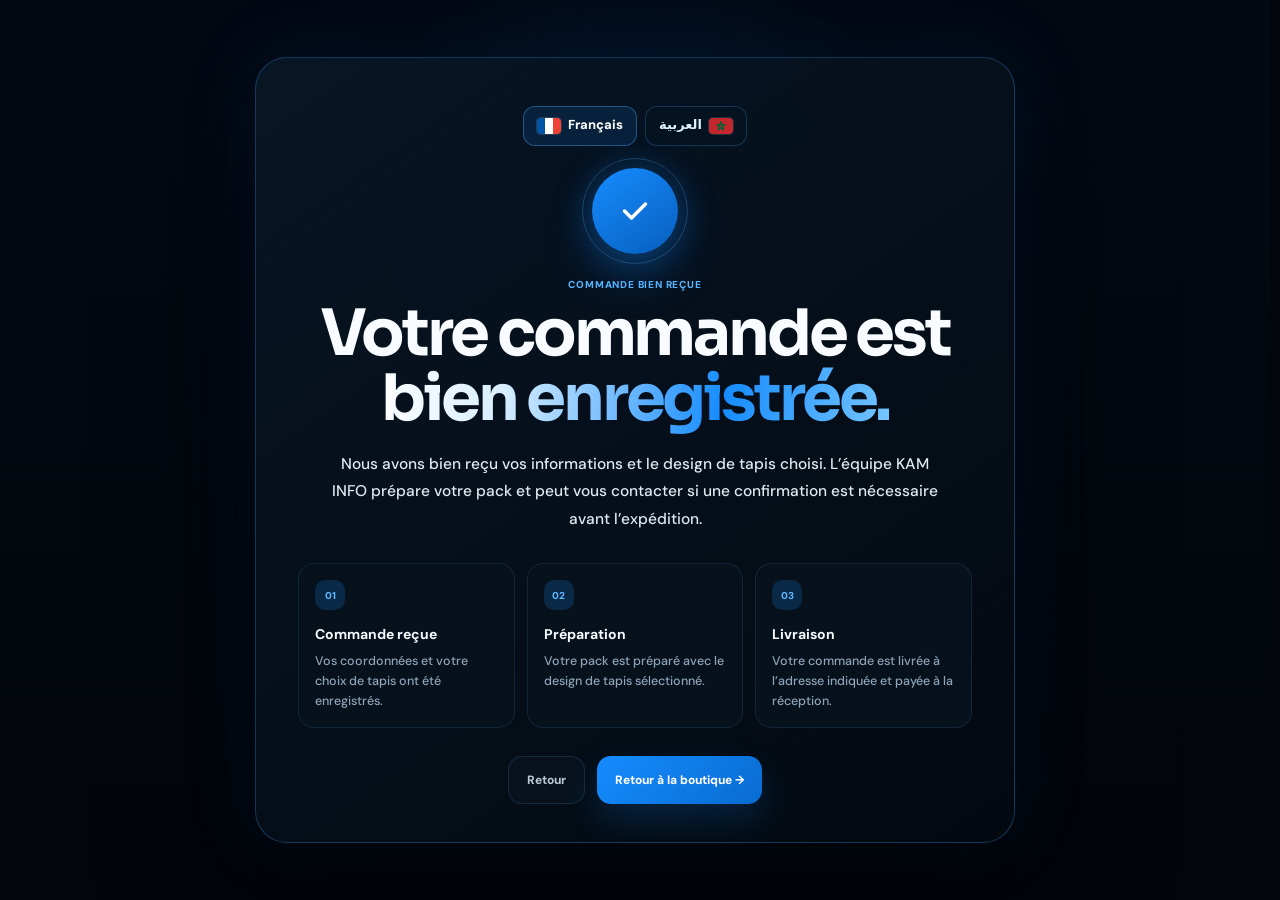
<file: merci.html>
<!DOCTYPE html>

<html data-locale="fr" dir="ltr" lang="fr-MA">
<head>
<meta charset="utf-8"/>
<meta content="width=device-width,initial-scale=1,viewport-fit=cover" name="viewport"/>
<meta content="#02060b" name="theme-color"/>
<meta content="noindex,follow" name="robots"/>
<link href="https://kaminfo.shop/merci.html" rel="canonical"/>
<title>Commande reçue | KAM INFO</title>
<link href="https://fonts.googleapis.com" rel="preconnect"/>
<link crossorigin="" href="https://fonts.gstatic.com" rel="preconnect"/>
<link href="https://fonts.googleapis.com/css2?family=DM+Sans:wght@400;500;600;700&amp;family=Sora:wght@600;700;800&amp;display=swap" rel="stylesheet"/>
<link href="favicon.ico" rel="icon" sizes="any"/>
<link href="assets/img/favicon-32.png" rel="icon" sizes="32x32" type="image/png"/>
<link href="assets/img/apple-touch-icon.png" rel="apple-touch-icon" sizes="180x180"/>
<link href="assets/css/main.css" rel="stylesheet"/><link href="assets/css/fr-fr.css" rel="stylesheet"/>
</head>
<body class="thankyou-page">
<main class="thankyou-shell">
<div aria-hidden="true" class="success-orbit orbit-a"></div>
<div aria-hidden="true" class="success-orbit orbit-b"></div>
<section class="success-card"><div aria-label="Choisir la langue" class="thankyou-language-switcher"><span aria-current="page" class="is-current"><span aria-hidden="true" class="lang-flag"><img alt="" decoding="async" height="20" src="assets/img/flags/france.svg" width="30"/></span> Français</span><a href="ar/merci.html" hreflang="ar-MA" lang="ar"><span aria-hidden="true" class="lang-flag"><img alt="" decoding="async" height="20" src="assets/img/flags/morocco.svg" width="30"/></span> العربية</a></div>
<div class="success-mark"><span></span><svg viewbox="0 0 24 24"><path d="m6 12 4 4 8-8"></path></svg></div>
<p class="success-kicker">COMMANDE BIEN REÇUE</p>
<h1>Votre commande est <span>bien enregistrée.</span></h1>
<p class="success-lead">Nous avons bien reçu vos informations et le design de tapis choisi. L’équipe KAM INFO prépare votre pack et peut vous contacter si une confirmation est nécessaire avant l’expédition.</p>
<div class="success-steps">
<article><span>01</span><div><strong>Commande reçue</strong><small>Vos coordonnées et votre choix de tapis ont été enregistrés.</small></div></article>
<article><span>02</span><div><strong>Préparation</strong><small>Votre pack est préparé avec le design de tapis sélectionné.</small></div></article>
<article><span>03</span><div><strong>Livraison</strong><small>Votre commande est livrée à l’adresse indiquée et payée à la réception.</small></div></article>
</div>
<div class="success-actions"><a class="ghost-link" href="./">Retour</a><a class="home-link" href="./">Retour à la boutique →</a></div>
</section>
</main>
</body>
</html>
</file>
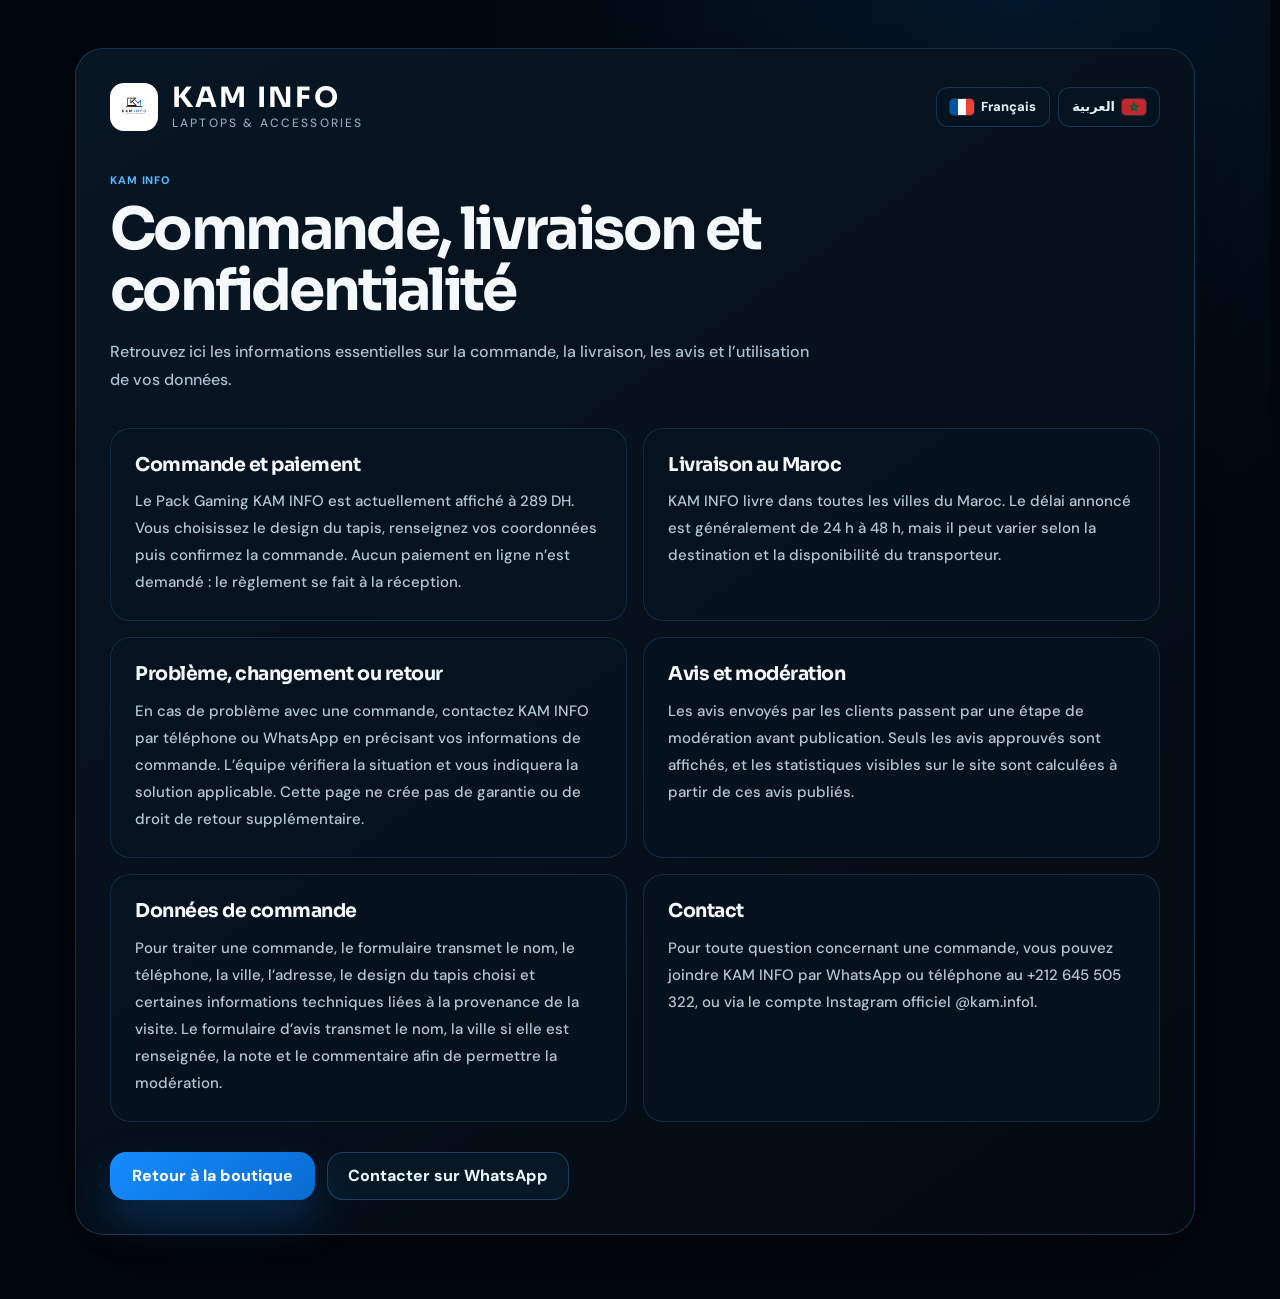
<file: policies.html>
<!DOCTYPE html>

<html data-locale="fr" dir="ltr" lang="fr-MA">
<head>
<meta charset="utf-8"/><meta content="width=device-width,initial-scale=1,viewport-fit=cover" name="viewport"/><meta content="#02060b" name="theme-color"/>
<title>Commande, livraison et confidentialité | KAM INFO</title><meta content="Informations sur les commandes KAM INFO : paiement à la réception, livraison au Maroc, gestion des avis, données utilisées et moyens de contact." name="description"/><meta content="index,follow,max-image-preview:large,max-snippet:-1,max-video-preview:-1" name="robots"/>
<link href="https://kaminfo.shop/policies.html" rel="canonical"/><link href="https://kaminfo.shop/policies.html" hreflang="fr-MA" rel="alternate"/><link href="https://kaminfo.shop/ar/policies.html" hreflang="ar-MA" rel="alternate"/><link href="https://kaminfo.shop/policies.html" hreflang="x-default" rel="alternate"/>
<meta content="website" property="og:type"/><meta content="KAM INFO" property="og:site_name"/><meta content="fr_MA" property="og:locale"/><meta content="ar_MA" property="og:locale:alternate"/><meta content="https://kaminfo.shop/policies.html" property="og:url"/><meta content="Commande, livraison et confidentialité | KAM INFO" property="og:title"/><meta content="Informations sur les commandes KAM INFO : paiement à la réception, livraison au Maroc, gestion des avis, données utilisées et moyens de contact." property="og:description"/><meta content="https://kaminfo.shop/assets/img/hero-gaming-pack-og.jpg" property="og:image"/><meta content="1200" property="og:image:width"/><meta content="640" property="og:image:height"/><meta content="Pack Gaming KAM INFO" property="og:image:alt"/>
<meta content="summary_large_image" name="twitter:card"/><meta content="Commande, livraison et confidentialité | KAM INFO" name="twitter:title"/><meta content="Informations sur les commandes KAM INFO : paiement à la réception, livraison au Maroc, gestion des avis, données utilisées et moyens de contact." name="twitter:description"/><meta content="https://kaminfo.shop/assets/img/hero-gaming-pack-og.jpg" name="twitter:image"/><meta content="Pack Gaming KAM INFO" name="twitter:image:alt"/>
<link href="https://fonts.googleapis.com" rel="preconnect"/><link crossorigin="" href="https://fonts.gstatic.com" rel="preconnect"/><link href="https://fonts.googleapis.com/css2?family=DM+Sans:wght@400;500;600;700&amp;family=Sora:wght@600;700;800&amp;display=swap" rel="stylesheet"/><link href="favicon.ico" rel="icon" sizes="any"/><link href="assets/img/favicon-32.png" rel="icon" sizes="32x32" type="image/png"/><link href="assets/img/apple-touch-icon.png" rel="apple-touch-icon" sizes="180x180"/><link href="assets/css/main.css" rel="stylesheet"/><link href="assets/css/fr-fr.css" rel="stylesheet"/>
<script type="application/ld+json">{"@context": "https://schema.org", "@graph": [{"@type": "WebPage", "@id": "https://kaminfo.shop/policies.html#webpage", "url": "https://kaminfo.shop/policies.html", "name": "Commande, livraison et confidentialité | KAM INFO", "description": "Informations sur les commandes KAM INFO : paiement à la réception, livraison au Maroc, gestion des avis, données utilisées et moyens de contact.", "inLanguage": "fr-MA", "isPartOf": {"@id": "https://kaminfo.shop/#website"}, "about": {"@id": "https://kaminfo.shop/#organization"}}, {"@type": "BreadcrumbList", "itemListElement": [{"@type": "ListItem", "position": 1, "name": "Accueil", "item": "https://kaminfo.shop/"}, {"@type": "ListItem", "position": 2, "name": "Politiques & confidentialité", "item": "https://kaminfo.shop/policies.html"}]}]}</script>
</head><body class="policy-page"><main class="policy-shell"><section class="policy-card"><div class="policy-top"><a aria-label="KAM INFO" class="brand policy-brand" href="./"><img alt="KAM INFO" height="64" src="assets/img/logo.jpg" width="64"/><span class="brand-copy"><b>KAM INFO</b><small>Laptops &amp; Accessories</small></span></a><div aria-label="Choisir la langue" class="policy-language-switcher"><span aria-current="page" class="policy-language is-current"><span aria-hidden="true" class="lang-flag"><img alt="" decoding="async" height="20" src="assets/img/flags/france.svg" width="30"/></span> Français</span><a class="policy-language" href="ar/policies.html" hreflang="ar-MA" lang="ar"><span aria-hidden="true" class="lang-flag"><img alt="" decoding="async" height="20" src="assets/img/flags/morocco.svg" width="30"/></span> العربية</a></div></div><p class="eyebrow">KAM INFO</p><h1>Commande, livraison et confidentialité</h1><p class="policy-lead">Retrouvez ici les informations essentielles sur la commande, la livraison, les avis et l’utilisation de vos données.</p><div class="policy-grid"><article class="policy-item"><h2>Commande et paiement</h2><p>Le Pack Gaming KAM INFO est actuellement affiché à 289 DH. Vous choisissez le design du tapis, renseignez vos coordonnées puis confirmez la commande. Aucun paiement en ligne n’est demandé : le règlement se fait à la réception.</p></article><article class="policy-item"><h2>Livraison au Maroc</h2><p>KAM INFO livre dans toutes les villes du Maroc. Le délai annoncé est généralement de 24 h à 48 h, mais il peut varier selon la destination et la disponibilité du transporteur.</p></article><article class="policy-item"><h2>Problème, changement ou retour</h2><p>En cas de problème avec une commande, contactez KAM INFO par téléphone ou WhatsApp en précisant vos informations de commande. L’équipe vérifiera la situation et vous indiquera la solution applicable. Cette page ne crée pas de garantie ou de droit de retour supplémentaire.</p></article><article class="policy-item"><h2>Avis et modération</h2><p>Les avis envoyés par les clients passent par une étape de modération avant publication. Seuls les avis approuvés sont affichés, et les statistiques visibles sur le site sont calculées à partir de ces avis publiés.</p></article><article class="policy-item"><h2>Données de commande</h2><p>Pour traiter une commande, le formulaire transmet le nom, le téléphone, la ville, l’adresse, le design du tapis choisi et certaines informations techniques liées à la provenance de la visite. Le formulaire d’avis transmet le nom, la ville si elle est renseignée, la note et le commentaire afin de permettre la modération.</p></article><article class="policy-item"><h2>Contact</h2><p>Pour toute question concernant une commande, vous pouvez joindre KAM INFO par WhatsApp ou téléphone au +212 645 505 322, ou via le compte Instagram officiel @kam.info1.</p></article></div><div class="policy-actions"><a class="cta" href="./">Retour à la boutique</a><a class="policy-whatsapp" href="https://wa.me/212645505322" rel="noopener noreferrer" target="_blank">Contacter sur WhatsApp</a></div></section></main></body></html>
</file>
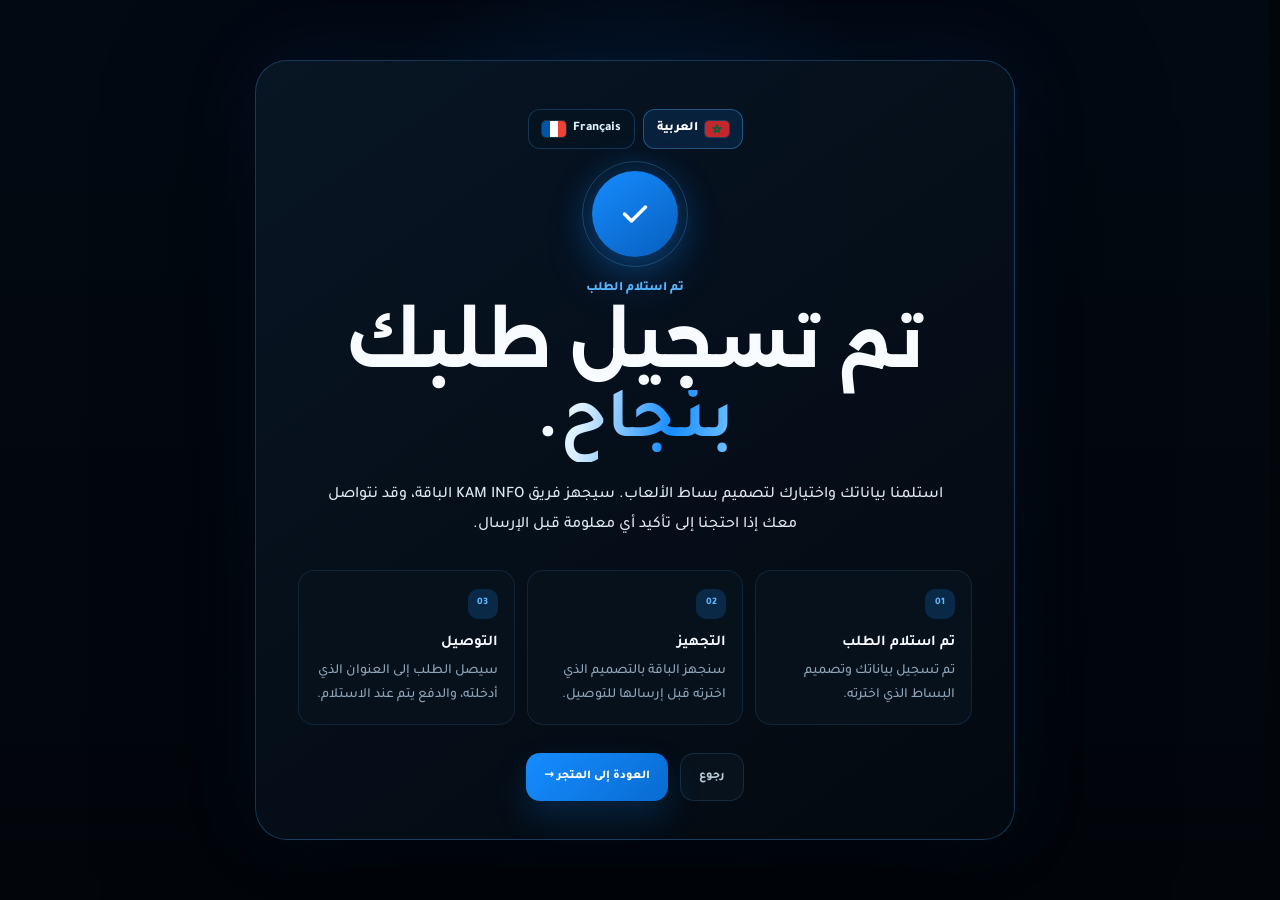
<file: ar/merci.html>
<!DOCTYPE html>

<html data-locale="ar" dir="rtl" lang="ar-MA">
<head>
<meta charset="utf-8"/>
<meta content="width=device-width,initial-scale=1,viewport-fit=cover" name="viewport"/>
<meta content="#02060b" name="theme-color"/>
<meta content="noindex,follow" name="robots"/>
<link href="https://kaminfo.shop/ar/merci.html" rel="canonical"/>
<title>تم تسجيل الطلب | KAM INFO</title>
<link href="https://fonts.googleapis.com" rel="preconnect"/>
<link crossorigin="" href="https://fonts.gstatic.com" rel="preconnect"/>
<link href="https://fonts.googleapis.com/css2?family=Alexandria:wght@500;600;700&amp;family=Tajawal:wght@400;500;600;700&amp;family=Sora:wght@600;700;800&amp;display=swap" rel="stylesheet"/>
<link href="../favicon.ico" rel="icon" sizes="any"/>
<link href="../assets/img/favicon-32.png" rel="icon" sizes="32x32" type="image/png"/>
<link href="../assets/img/apple-touch-icon.png" rel="apple-touch-icon" sizes="180x180"/>
<link href="../assets/css/main.css" rel="stylesheet"/><link href="../assets/css/rtl-ar.css" rel="stylesheet"/>
</head>
<body class="thankyou-page">
<main class="thankyou-shell">
<div aria-hidden="true" class="success-orbit orbit-a"></div>
<div aria-hidden="true" class="success-orbit orbit-b"></div>
<section class="success-card"><div aria-label="اختيار اللغة" class="thankyou-language-switcher"><span aria-current="page" class="is-current"><span aria-hidden="true" class="lang-flag"><img alt="" decoding="async" height="20" src="../assets/img/flags/morocco.svg" width="30"/></span> العربية</span><a href="../merci.html" hreflang="fr-MA" lang="fr"><span aria-hidden="true" class="lang-flag"><img alt="" decoding="async" height="20" src="../assets/img/flags/france.svg" width="30"/></span> Français</a></div>
<div class="success-mark"><span></span><svg viewbox="0 0 24 24"><path d="m6 12 4 4 8-8"></path></svg></div>
<p class="success-kicker">تم استلام الطلب</p>
<h1>تم تسجيل طلبك <span>بنجاح.</span></h1>
<p class="success-lead">استلمنا بياناتك واختيارك لتصميم بساط الألعاب. سيجهز فريق KAM INFO الباقة، وقد نتواصل معك إذا احتجنا إلى تأكيد أي معلومة قبل الإرسال.</p>
<div class="success-steps">
<article><span>01</span><div><strong>تم استلام الطلب</strong><small>تم تسجيل بياناتك وتصميم البساط الذي اخترته.</small></div></article>
<article><span>02</span><div><strong>التجهيز</strong><small>سنجهز الباقة بالتصميم الذي اخترته قبل إرسالها للتوصيل.</small></div></article>
<article><span>03</span><div><strong>التوصيل</strong><small>سيصل الطلب إلى العنوان الذي أدخلته، والدفع يتم عند الاستلام.</small></div></article>
</div>
<div class="success-actions"><a class="ghost-link" href="./">رجوع</a><a class="home-link" href="./">العودة إلى المتجر →</a></div>
</section>
</main>
</body>
</html>
</file>
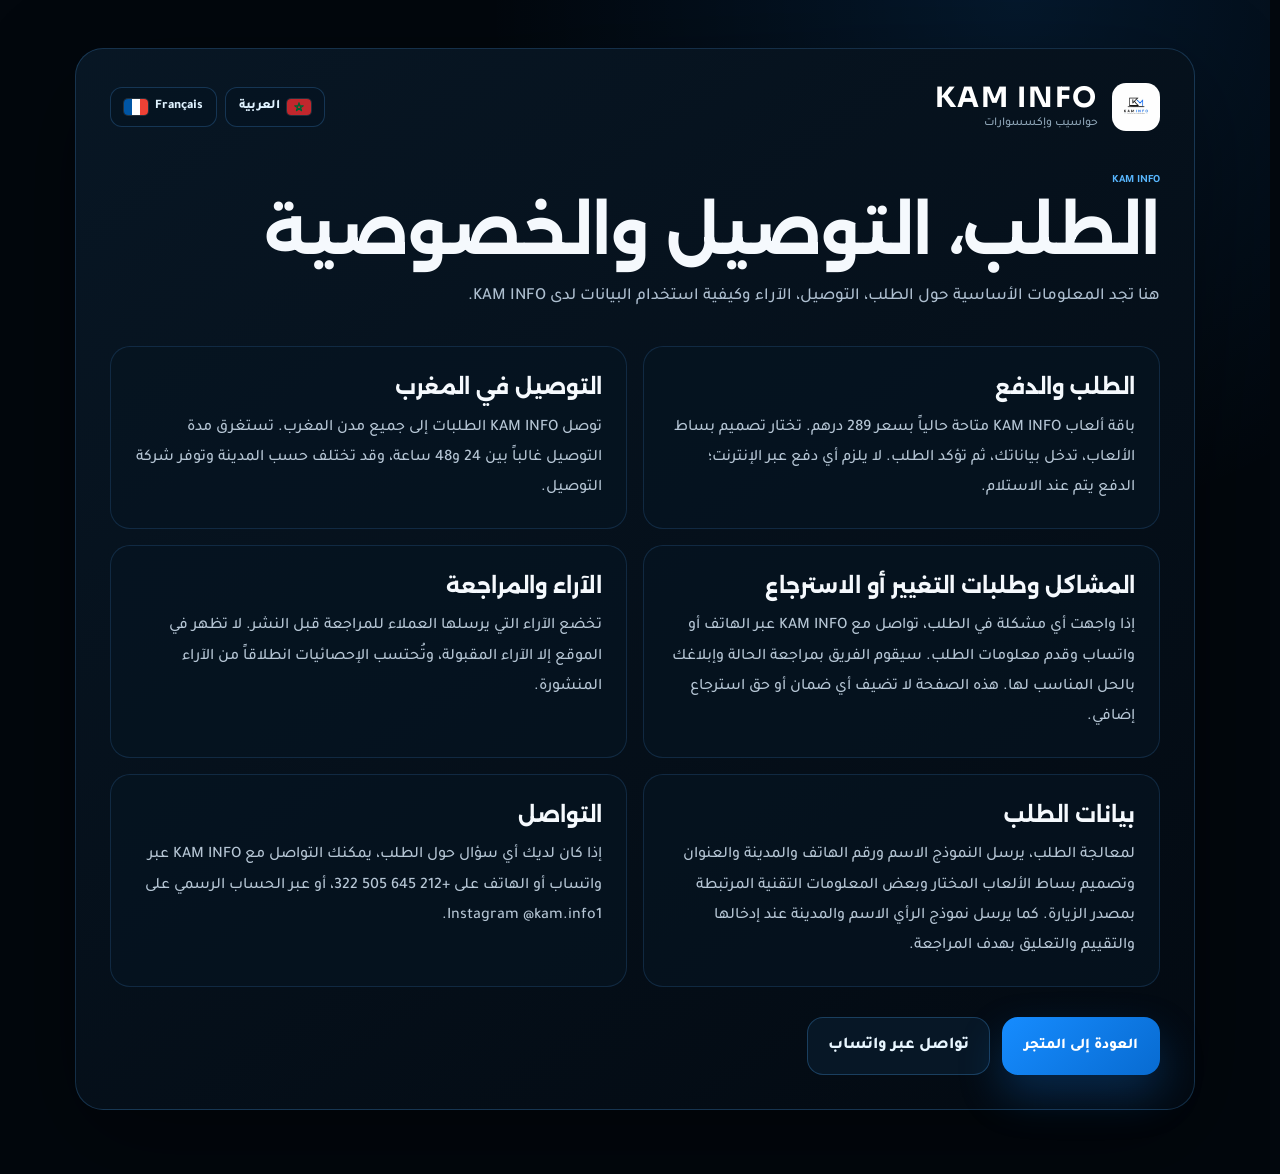
<file: ar/policies.html>
<!DOCTYPE html>

<html data-locale="ar" dir="rtl" lang="ar-MA"><head><meta charset="utf-8"/><meta content="width=device-width,initial-scale=1,viewport-fit=cover" name="viewport"/><meta content="#02060b" name="theme-color"/><title>الطلب، التوصيل والخصوصية | KAM INFO</title><meta content="معلومات واضحة حول طلبات KAM INFO: الدفع عند الاستلام، التوصيل في المغرب، مراجعة الآراء، استخدام البيانات وطرق التواصل." name="description"/><meta content="index,follow,max-image-preview:large,max-snippet:-1,max-video-preview:-1" name="robots"/><link href="https://kaminfo.shop/ar/policies.html" rel="canonical"/><link href="https://kaminfo.shop/policies.html" hreflang="fr-MA" rel="alternate"/><link href="https://kaminfo.shop/ar/policies.html" hreflang="ar-MA" rel="alternate"/><link href="https://kaminfo.shop/policies.html" hreflang="x-default" rel="alternate"/><meta content="website" property="og:type"/><meta content="KAM INFO" property="og:site_name"/><meta content="ar_MA" property="og:locale"/><meta content="fr_MA" property="og:locale:alternate"/><meta content="https://kaminfo.shop/ar/policies.html" property="og:url"/><meta content="الطلب، التوصيل والخصوصية | KAM INFO" property="og:title"/><meta content="معلومات واضحة حول طلبات KAM INFO: الدفع عند الاستلام، التوصيل في المغرب، مراجعة الآراء، استخدام البيانات وطرق التواصل." property="og:description"/><meta content="https://kaminfo.shop/assets/img/hero-gaming-pack-og.jpg" property="og:image"/><meta content="1200" property="og:image:width"/><meta content="640" property="og:image:height"/><meta content="باقة ألعاب KAM INFO" property="og:image:alt"/><meta content="summary_large_image" name="twitter:card"/><meta content="الطلب، التوصيل والخصوصية | KAM INFO" name="twitter:title"/><meta content="معلومات واضحة حول طلبات KAM INFO: الدفع عند الاستلام، التوصيل في المغرب، مراجعة الآراء، استخدام البيانات وطرق التواصل." name="twitter:description"/><meta content="https://kaminfo.shop/assets/img/hero-gaming-pack-og.jpg" name="twitter:image"/><meta content="باقة ألعاب KAM INFO" name="twitter:image:alt"/><link href="https://fonts.googleapis.com" rel="preconnect"/><link crossorigin="" href="https://fonts.gstatic.com" rel="preconnect"/><link href="https://fonts.googleapis.com/css2?family=Alexandria:wght@500;600;700&amp;family=Tajawal:wght@400;500;600;700&amp;family=Sora:wght@600;700;800&amp;display=swap" rel="stylesheet"/><link href="../favicon.ico" rel="icon" sizes="any"/><link href="../assets/img/favicon-32.png" rel="icon" sizes="32x32" type="image/png"/><link href="../assets/img/apple-touch-icon.png" rel="apple-touch-icon" sizes="180x180"/><link href="../assets/css/main.css" rel="stylesheet"/><link href="../assets/css/rtl-ar.css" rel="stylesheet"/><script type="application/ld+json">{"@context": "https://schema.org", "@graph": [{"@type": "WebPage", "@id": "https://kaminfo.shop/ar/policies.html#webpage", "url": "https://kaminfo.shop/ar/policies.html", "name": "الطلب، التوصيل والخصوصية | KAM INFO", "description": "معلومات واضحة حول طلبات KAM INFO: الدفع عند الاستلام، التوصيل في المغرب، مراجعة الآراء، استخدام البيانات وطرق التواصل.", "inLanguage": "ar-MA", "isPartOf": {"@id": "https://kaminfo.shop/#website"}, "about": {"@id": "https://kaminfo.shop/#organization"}}, {"@type": "BreadcrumbList", "itemListElement": [{"@type": "ListItem", "position": 1, "name": "الرئيسية", "item": "https://kaminfo.shop/ar/"}, {"@type": "ListItem", "position": 2, "name": "السياسات والخصوصية", "item": "https://kaminfo.shop/ar/policies.html"}]}]}</script></head><body class="policy-page"><main class="policy-shell"><section class="policy-card"><div class="policy-top"><a aria-label="KAM INFO" class="brand policy-brand" href="./"><img alt="KAM INFO" height="64" src="../assets/img/logo.jpg" width="64"/><span class="brand-copy"><b><bdi dir="ltr">KAM INFO</bdi></b><small>حواسيب وإكسسوارات</small></span></a><div aria-label="اختيار اللغة" class="policy-language-switcher"><span aria-current="page" class="policy-language is-current"><span aria-hidden="true" class="lang-flag"><img alt="" decoding="async" height="20" src="../assets/img/flags/morocco.svg" width="30"/></span> العربية</span><a class="policy-language" href="../policies.html" hreflang="fr-MA" lang="fr"><span aria-hidden="true" class="lang-flag"><img alt="" decoding="async" height="20" src="../assets/img/flags/france.svg" width="30"/></span> Français</a></div></div><p class="eyebrow"><bdi dir="ltr">KAM INFO</bdi></p><h1>الطلب، التوصيل والخصوصية</h1><p class="policy-lead">هنا تجد المعلومات الأساسية حول الطلب، التوصيل، الآراء وكيفية استخدام البيانات لدى KAM INFO.</p><div class="policy-grid"><article class="policy-item"><h2>الطلب والدفع</h2><p dir="auto">باقة ألعاب KAM INFO متاحة حالياً بسعر 289 درهم. تختار تصميم بساط الألعاب، تدخل بياناتك، ثم تؤكد الطلب. لا يلزم أي دفع عبر الإنترنت؛ الدفع يتم عند الاستلام.</p></article><article class="policy-item"><h2>التوصيل في المغرب</h2><p dir="auto">توصل KAM INFO الطلبات إلى جميع مدن المغرب. تستغرق مدة التوصيل غالباً بين 24 و48 ساعة، وقد تختلف حسب المدينة وتوفر شركة التوصيل.</p></article><article class="policy-item"><h2>المشاكل وطلبات التغيير أو الاسترجاع</h2><p dir="auto">إذا واجهت أي مشكلة في الطلب، تواصل مع KAM INFO عبر الهاتف أو واتساب وقدم معلومات الطلب. سيقوم الفريق بمراجعة الحالة وإبلاغك بالحل المناسب لها. هذه الصفحة لا تضيف أي ضمان أو حق استرجاع إضافي.</p></article><article class="policy-item"><h2>الآراء والمراجعة</h2><p dir="auto">تخضع الآراء التي يرسلها العملاء للمراجعة قبل النشر. لا تظهر في الموقع إلا الآراء المقبولة، وتُحتسب الإحصائيات انطلاقاً من الآراء المنشورة.</p></article><article class="policy-item"><h2>بيانات الطلب</h2><p dir="auto">لمعالجة الطلب، يرسل النموذج الاسم ورقم الهاتف والمدينة والعنوان وتصميم بساط الألعاب المختار وبعض المعلومات التقنية المرتبطة بمصدر الزيارة. كما يرسل نموذج الرأي الاسم والمدينة عند إدخالها والتقييم والتعليق بهدف المراجعة.</p></article><article class="policy-item"><h2>التواصل</h2><p dir="auto">إذا كان لديك أي سؤال حول الطلب، يمكنك التواصل مع KAM INFO عبر واتساب أو الهاتف على +212 645 505 322، أو عبر الحساب الرسمي على Instagram @kam.info1.</p></article></div><div class="policy-actions"><a class="cta" href="./">العودة إلى المتجر</a><a class="policy-whatsapp" href="https://wa.me/212645505322" rel="noopener noreferrer" target="_blank">تواصل عبر واتساب</a></div></section></main></body></html>
</file>
<file: assets/css/main.css>
:root{--bg:#02060b;--bg2:#040b13;--panel:#07111d;--panel2:#091827;--panel3:#081725;--line:rgba(66,147,219,.26);--line-2:rgba(53,145,229,.38);--text:#f8fbff;--muted:#98acbf;--blue:#168cff;--blue2:#68c0ff;--white:#ffffff;--green:#28db83;--red:#ff535c;--shadow-lg:0 32px 90px rgba(0,76,168,.14), inset 0 1px rgba(255,255,255,.025);--shadow-md:0 24px 68px rgba(0,74,163,.12), inset 0 1px rgba(255,255,255,.025);--radius-xl:28px;--radius-lg:22px;--radius-md:18px;--header-h:82px}
*{box-sizing:border-box}html{scroll-behavior:smooth}body{margin:0;background:var(--bg);color:var(--text);font-family:"DM Sans",system-ui,-apple-system,BlinkMacSystemFont,"Segoe UI",sans-serif;-webkit-font-smoothing:antialiased;text-rendering:optimizeLegibility;overflow-x:hidden}a,button,input,textarea{font:inherit;color:inherit}button{cursor:pointer}img{max-width:100%;display:block}svg{display:block;fill:none;stroke:currentColor;stroke-width:1.8;stroke-linecap:round;stroke-linejoin:round}.wrap,.container{width:min(1360px,calc(100% - 56px));margin:auto}.section-container{position:relative;z-index:1}
.topbar{position:relative;z-index:40;background:#01060c;border-bottom:1px solid rgba(255,255,255,.04)}.topbar-inner{height:32px;display:flex;align-items:center;justify-content:space-between;color:#d5e5f4;font-size:11px}.topbar-benefits,.topbar-right{display:flex;align-items:center;gap:12px}.topbar-item{display:flex;align-items:center;gap:6px;white-space:nowrap}.topbar-item svg{width:14px;height:14px;color:#57b5ff}.topbar-divider{width:1px;height:12px;background:rgba(255,255,255,.12)}.support-dot{width:7px;height:7px;border-radius:50%;background:var(--green);box-shadow:0 0 12px rgba(40,219,131,.6)}.social-link{width:24px;height:24px;border-radius:8px;display:grid;place-items:center;border:1px solid rgba(87,146,200,.18);background:#071420;color:#8ccfff;text-decoration:none;transition:.25s ease}.social-link:hover{background:#0a2236;color:#fff;border-color:rgba(62,159,250,.48)}.social-link svg{width:15px;height:15px}.fill-dot{fill:currentColor;stroke:none}
.header{position:sticky;top:0;z-index:50;backdrop-filter:blur(16px);background:rgba(2,6,11,.7);border-bottom:1px solid rgba(255,255,255,.04)}.navrow{height:var(--header-h);display:flex;align-items:center;justify-content:space-between;gap:18px}.brand{display:flex;align-items:center;gap:14px;color:var(--text);text-decoration:none}.brand img{width:48px;height:48px;border-radius:14px;object-fit:cover}.brand-copy{display:flex;flex-direction:column}.brand-copy b{font-family:"Sora",sans-serif;font-size:28px;letter-spacing:.08em;line-height:1}.brand-copy small{margin-top:4px;color:#8fa6b8;font-size:11px;text-transform:uppercase;letter-spacing:.18em}.desktop-nav{display:flex;align-items:center;gap:28px}.desktop-nav a{position:relative;color:#dce9f4;text-decoration:none;font-size:14px;font-weight:700;letter-spacing:.05em}.desktop-nav a::after{content:"";position:absolute;left:0;right:0;bottom:-10px;height:2px;border-radius:99px;background:linear-gradient(90deg,#168cff,#7ed0ff);transform:scaleX(0);transform-origin:left;transition:.28s ease}.desktop-nav a:hover::after,.desktop-nav a.is-active::after{transform:scaleX(1)}.nav-cta{min-height:46px;padding:0 18px;border-radius:14px;background:linear-gradient(135deg,#168cff,#086bd1);display:flex;align-items:center;justify-content:center;color:#fff;text-decoration:none;font-weight:800;box-shadow:0 16px 34px rgba(19,128,239,.2)}.burger{display:none;flex-direction:column;gap:5px;width:42px;height:42px;border-radius:12px;border:1px solid rgba(87,146,200,.18);background:#071420;padding:0 10px}.burger span{display:block;height:2px;border-radius:99px;background:#d9e8f5;transition:.25s ease}.burger.active span:nth-child(1){transform:translateY(7px) rotate(45deg)}.burger.active span:nth-child(2){opacity:0}.burger.active span:nth-child(3){transform:translateY(-7px) rotate(-45deg)}.mobile-menu{position:absolute;left:0;right:0;top:100%;transform-origin:top;transform:scaleY(0);opacity:0;visibility:hidden;pointer-events:none;background:rgba(2,6,11,.95);border-bottom:1px solid rgba(255,255,255,.05);transition:.25s ease}.mobile-menu.open{transform:scaleY(1);opacity:1;visibility:visible;pointer-events:auto}.mobile-menu-inner{padding:18px 0 24px}.mobile-menu-heading{display:flex;justify-content:space-between;align-items:center;color:#7ebeff;font-size:11px;font-weight:800;letter-spacing:.18em;text-transform:uppercase}.mobile-menu nav{display:grid;gap:10px;margin:16px 0 18px}.mobile-menu nav a{display:flex;align-items:center;justify-content:space-between;text-decoration:none;color:#fff;border:1px solid rgba(82,145,203,.18);background:#07131e;padding:14px;border-radius:16px;font-weight:700}.mobile-menu nav a span:first-child{color:#55b4ff;font-size:11px}.mobile-menu nav a svg{width:18px;height:18px;color:#6cbfff}.mobile-social-card{border:1px solid rgba(82,145,203,.18);background:#07131e;padding:14px;border-radius:18px}.mobile-social-card p{margin:0 0 10px;color:#55b4ff;font-size:10px;letter-spacing:.16em;font-weight:800;text-transform:uppercase}.mobile-social-card div{display:grid;gap:10px}.mobile-social-card a{display:flex;align-items:center;gap:10px;color:#dbe8f4;text-decoration:none}.mobile-social-card a svg{width:18px;height:18px;color:#78c5ff}
.hero{position:relative;min-height:calc(100vh - var(--header-h) - 32px);display:flex;align-items:center;background:#01060c;overflow:hidden}.hero-bg{position:absolute;inset:0;background:url("../img/hero-gaming-pack.webp") center right/cover no-repeat;opacity:1}.hero::before{content:"";position:absolute;inset:0;background:linear-gradient(90deg,rgba(1,6,12,.98) 0%,rgba(1,6,12,.85) 32%,rgba(1,6,12,.46) 62%,rgba(1,6,12,.18) 100%)}.hero-noise{position:absolute;inset:0;opacity:.07;background-image:radial-gradient(circle at 20% 20%,rgba(255,255,255,.25) 1px,transparent 1px);background-size:18px 18px}.hero-inner{position:relative;z-index:1;width:min(1360px,calc(100% - 56px));display:flex;align-items:center;min-height:calc(100vh - var(--header-h) - 32px)}.hero .copy{max-width:560px;padding:56px 0 70px}.badge{width:max-content;display:flex;align-items:center;gap:12px;height:34px;padding:0 14px;border-radius:999px;border:1px solid rgba(66,147,219,.28);background:rgba(7,20,33,.68);color:#64bdff;font-size:11px;font-weight:800;letter-spacing:.16em}.badge-dot{width:8px;height:8px;border-radius:50%;background:#168cff;box-shadow:0 0 14px rgba(22,140,255,.48)}.badge i{width:1px;height:12px;background:rgba(255,255,255,.12);display:block}.hero-line{display:block;white-space:nowrap}.hero h1{margin:24px 0 10px;font-family:"Sora",sans-serif;font-size:clamp(58px,7vw,116px);line-height:.88;letter-spacing:-.06em;text-transform:uppercase}.hero h2{margin:0 0 18px;font-family:"Sora",sans-serif;font-size:clamp(30px,3vw,48px);letter-spacing:-.05em}.hero .lead{margin:0;color:#becedf;font-size:21px;font-weight:500}.hero .lead span{color:#3fa6ff;font-weight:800}.shimmer-text{color:transparent;background:linear-gradient(100deg,#fff 0%,#cfe9ff 30%,#168cff 68%,#7cd0ff 100%);-webkit-background-clip:text;background-clip:text;background-size:200% 100%;animation:glide 4s linear infinite}.price{display:flex;align-items:end;gap:16px;margin:26px 0 22px}.price strong,.price-row strong{font-family:"Sora",sans-serif;font-size:66px;line-height:.9;font-weight:800;letter-spacing:-.05em}.price strong small,.price-row strong small{font-size:24px}.price del{color:#75889b;font-size:18px;font-weight:700}.discount,.price-row>span{height:32px;padding:0 12px;border-radius:10px;border:1px solid rgba(57,157,251,.23);background:#071b2e;color:#68c0ff;display:flex;align-items:center;font-size:11px;font-weight:800}.hero-actions{display:flex;align-items:center;gap:18px;flex-wrap:wrap}.cta,.order-btn{position:relative;overflow:hidden;border:0;min-height:58px;padding:0 22px;border-radius:16px;background:linear-gradient(135deg,#168cff,#086bd1);display:inline-flex;align-items:center;gap:16px;color:#fff;font-weight:800;box-shadow:0 20px 44px rgba(19,128,239,.26);transition:.28s ease}.cta:hover,.order-btn:hover{transform:translateY(-2px);box-shadow:0 24px 52px rgba(19,128,239,.34)}.cta::before,.order-btn::before,.submit-review::before,.add-review-btn::before,.footer-order::before{content:"";position:absolute;top:0;bottom:0;left:-35%;width:28%;background:linear-gradient(90deg,transparent,rgba(255,255,255,.35),transparent);transform:skewX(-20deg);animation:sweep 3.8s ease-in-out infinite}.cta-arrow,.order-btn>span{width:34px;height:34px;border-radius:11px;display:grid;place-items:center;background:rgba(255,255,255,.12)}.cta svg,.order-btn svg{width:17px;height:17px}.stock{display:flex;align-items:center;gap:9px;color:#cfe5f4;font-weight:700}.stock i{width:8px;height:8px;border-radius:50%;background:var(--green);box-shadow:0 0 16px rgba(40,219,131,.65)}.mini-trust,.micro-trust{display:flex;gap:18px;flex-wrap:wrap;margin-top:18px;color:#a9bac9;font-size:12px;font-weight:600}.mini-trust span,.micro-trust span{display:flex;align-items:center;gap:8px}.mini-trust svg{width:16px;height:16px;color:#58b6ff}.micro-trust i{width:7px;height:7px;border-radius:50%;background:var(--green);box-shadow:0 0 12px rgba(40,219,131,.55)}.scroll-cue{position:absolute;left:50%;bottom:18px;transform:translateX(-50%);display:inline-flex;align-items:center;gap:10px;color:#8aa7c0;text-decoration:none;text-transform:uppercase;font-size:11px;letter-spacing:.18em}.scroll-cue i{width:28px;height:28px;border-radius:50%;display:grid;place-items:center;border:1px solid rgba(87,146,200,.18);background:rgba(7,20,32,.72)}.scroll-cue svg{width:16px;height:16px;color:#65bdff}
.benefits,.pack-section,.videos-section,.reviews-section,.faq-section,.order-reminder{position:relative;padding:84px 0;background:linear-gradient(180deg,#030913 0%,#02060b 100%)}.pack-section::before,.videos-section::before,.reviews-section::before,.faq-section::before,.order-reminder::before{content:"";position:absolute;left:9%;right:9%;top:0;height:1px;background:linear-gradient(90deg,transparent,rgba(34,148,255,.58),transparent);box-shadow:0 0 28px rgba(24,137,255,.28)}.section-heading,.section-head{text-align:center;max-width:920px;margin:0 auto 46px}.eyebrow{display:block;color:#47acff;font-size:10px;font-weight:800;letter-spacing:.18em;margin-bottom:10px}.section-heading h2,.section-head h2{margin:0;font-family:"Sora",sans-serif;font-size:clamp(42px,4.8vw,72px);line-height:.98;letter-spacing:-.055em;text-transform:uppercase}.section-heading h2 span,.section-head h2 span,.success-card h1 span{color:transparent;background:linear-gradient(100deg,#fff 0%,#d9efff 24%,#168cff 67%,#76c6ff 100%);-webkit-background-clip:text;background-clip:text}.section-head p,.section-heading p,.reminder-copy>p{margin:18px auto 0;max-width:760px;color:#eaf1f7;font-size:17px;line-height:1.68;font-weight:500}.section-badge{display:inline-flex;align-items:center;justify-content:center;gap:10px;padding:0 14px;height:36px;border-radius:999px;border:1px solid rgba(59,157,249,.30);background:rgba(7,20,34,.66);color:#67c0ff;font-size:11px;font-weight:800;letter-spacing:.16em}.section-badge svg{width:16px;height:16px}.ambient{position:absolute;border-radius:50%;filter:blur(110px);opacity:.16;pointer-events:none}.ambient-a{width:360px;height:360px;left:-170px;top:220px;background:#075db5}.ambient-b{width:420px;height:420px;right:-190px;bottom:70px;background:#0b3d7b}.benefit-stack{display:grid;grid-template-columns:repeat(4,1fr);gap:0;border:2px solid rgba(53,146,229,.38);border-radius:24px;overflow:hidden;background:linear-gradient(180deg,rgba(8,19,32,.96),rgba(4,11,19,.96));box-shadow:var(--shadow-md)}.benefit-card{position:relative;min-height:132px;padding:22px 24px;display:flex;align-items:center;gap:18px;border-right:1px solid rgba(88,143,195,.16)}.benefit-card:last-child{border-right:0}.benefit-chip{position:absolute;left:18px;top:14px;color:#4dafff;font-size:10px;font-weight:800;letter-spacing:.18em}.benefit-icon,.video-icon,.stat-icon,.support-icon{flex:0 0 52px;height:52px;border-radius:16px;display:grid;place-items:center;background:linear-gradient(180deg,rgba(16,57,94,.65),rgba(7,25,43,.82));border:1px solid rgba(57,159,252,.24);color:#55b3ff}.benefit-icon svg,.video-icon svg,.stat-icon svg,.support-icon svg{width:25px;height:25px}.benefit-copy h3{margin:0 0 5px;font-family:"Sora",sans-serif;font-size:18px;letter-spacing:-.03em}.benefit-copy p{margin:0;color:#9db0c0;font-size:14px;line-height:1.55}
.product-grid{display:grid;grid-template-columns:repeat(3,1fr);gap:20px}.product-card{display:flex;flex-direction:column;min-height:715px;padding:18px;border:2px solid rgba(51,143,225,.42);border-radius:24px;background:linear-gradient(180deg,rgba(8,18,31,.98),rgba(4,10,18,.99));box-shadow:0 22px 70px rgba(0,73,177,.11),inset 0 1px rgba(255,255,255,.025);transition:.42s cubic-bezier(.22,.75,.22,1)}.product-card:hover{transform:translateY(-7px);border-color:rgba(54,166,255,.88);box-shadow:0 24px 70px rgba(0,83,177,.17),0 0 0 1px rgba(34,151,255,.08)}.card-topline{display:flex;justify-content:space-between;align-items:center;font-size:11px;color:#57b5ff;font-weight:800;letter-spacing:.16em;text-transform:uppercase}.product-visual{position:relative;flex:0 0 310px;width:100%;height:310px;margin:12px 0 0;padding:18px;border-radius:18px;overflow:hidden;background:radial-gradient(circle at 50% 48%,rgba(21,103,196,.11),transparent 58%),linear-gradient(180deg,rgba(8,20,33,.88),rgba(4,11,19,.94));border:1px solid rgba(73,132,189,.12)}.product-visual img{position:absolute;inset:18px;width:calc(100% - 36px)!important;height:calc(100% - 36px)!important;object-fit:contain!important;border-radius:12px;transition:opacity .48s cubic-bezier(.22,.75,.22,1),transform .62s cubic-bezier(.22,.75,.22,1)}.card-primary{opacity:1;transform:scale(1)}.card-secondary{opacity:0;transform:scale(1.035)}.product-card:hover .card-primary{opacity:0;transform:scale(.975)}.product-card:hover .card-secondary{opacity:1;transform:scale(1)}.product-title-block{min-height:84px;padding:18px 4px 13px;display:flex;flex-direction:column;justify-content:center}.product-copy{display:flex;flex-direction:column;flex:1;text-align:left}.product-copy h3,.modal-content h2{margin:0 0 7px;font-family:"Sora",sans-serif;font-size:23px;line-height:1.18;font-weight:800;letter-spacing:-.035em;color:transparent;background:linear-gradient(100deg,#ffffff 0%,#ffffff 32%,#7fc7ff 55%,#168cff 76%,#dff2ff 100%);-webkit-background-clip:text;background-clip:text;-webkit-text-fill-color:transparent}.product-kicker,.modal-intro,.review-quote,.section-head p,.video-copy>p{font-family:"DM Sans",system-ui,sans-serif}.product-kicker{margin:0;color:#f4f8fc;font-size:12.5px;line-height:1.55;font-weight:600;letter-spacing:.035em}.product-copy ul{display:grid;gap:10px;padding:0;margin:0;list-style:none;flex:1}.product-copy li{display:grid;grid-template-columns:32px 1fr;gap:12px;align-items:start;padding:10px 0;border-top:1px solid rgba(104,150,193,.11)}.product-copy li:first-child{border-top:1px solid rgba(104,150,193,.13)}.feature-icon{width:32px;height:32px;border-radius:10px;display:grid;place-items:center;background:linear-gradient(180deg,rgba(17,58,95,.68),rgba(8,27,47,.78));border:1px solid rgba(65,169,255,.22);box-shadow:inset 0 1px rgba(255,255,255,.04),0 10px 24px rgba(0,73,158,.12);color:#64bdff}.feature-icon::before{content:"";width:17px;height:17px;background:currentColor;-webkit-mask:center/contain no-repeat;mask:center/contain no-repeat}.keyboard-icon::before{-webkit-mask-image:url("data:image/svg+xml,%3Csvg xmlns='http://www.w3.org/2000/svg' viewBox='0 0 24 24'%3E%3Crect x='3' y='6' width='18' height='12' rx='2'/%3E%3Cpath d='M7 10h.01M10 10h.01M13 10h.01M16 10h.01M7 13h10M7 16h7' fill='none' stroke='%23000' stroke-width='2' stroke-linecap='round'/%3E%3C/svg%3E");mask-image:url("data:image/svg+xml,%3Csvg xmlns='http://www.w3.org/2000/svg' viewBox='0 0 24 24'%3E%3Crect x='3' y='6' width='18' height='12' rx='2'/%3E%3Cpath d='M7 10h.01M10 10h.01M13 10h.01M16 10h.01M7 13h10M7 16h7' fill='none' stroke='%23000' stroke-width='2' stroke-linecap='round'/%3E%3C/svg%3E")}.response-icon::before{-webkit-mask-image:url("data:image/svg+xml,%3Csvg xmlns='http://www.w3.org/2000/svg' viewBox='0 0 24 24'%3E%3Cpath d='M13 2 4 14h6l-1 8 9-12h-6l1-8Z'/%3E%3C/svg%3E");mask-image:url("data:image/svg+xml,%3Csvg xmlns='http://www.w3.org/2000/svg' viewBox='0 0 24 24'%3E%3Cpath d='M13 2 4 14h6l-1 8 9-12h-6l1-8Z'/%3E%3C/svg%3E")}.shield-icon::before{-webkit-mask-image:url("data:image/svg+xml,%3Csvg xmlns='http://www.w3.org/2000/svg' viewBox='0 0 24 24'%3E%3Cpath d='M12 3 5 6v5c0 4.7 2.9 8.3 7 10 4.1-1.7 7-5.3 7-10V6l-7-3Z'/%3E%3Cpath d='m9 12 2 2 4-4' fill='none' stroke='%23000' stroke-width='2'/%3E%3C/svg%3E");mask-image:url("data:image/svg+xml,%3Csvg xmlns='http://www.w3.org/2000/svg' viewBox='0 0 24 24'%3E%3Cpath d='M12 3 5 6v5c0 4.7 2.9 8.3 7 10 4.1-1.7 7-5.3 7-10V6l-7-3Z'/%3E%3Cpath d='m9 12 2 2 4-4' fill='none' stroke='%23000' stroke-width='2'/%3E%3C/svg%3E")}.target-icon::before{-webkit-mask-image:url("data:image/svg+xml,%3Csvg xmlns='http://www.w3.org/2000/svg' viewBox='0 0 24 24'%3E%3Ccircle cx='12' cy='12' r='8'/%3E%3Ccircle cx='12' cy='12' r='4' fill='none' stroke='%23000' stroke-width='2'/%3E%3Cpath d='M12 2v4M12 18v4M2 12h4M18 12h4' fill='none' stroke='%23000' stroke-width='2'/%3E%3C/svg%3E");mask-image:url("data:image/svg+xml,%3Csvg xmlns='http://www.w3.org/2000/svg' viewBox='0 0 24 24'%3E%3Ccircle cx='12' cy='12' r='8'/%3E%3Ccircle cx='12' cy='12' r='4' fill='none' stroke='%23000' stroke-width='2'/%3E%3Cpath d='M12 2v4M12 18v4M2 12h4M18 12h4' fill='none' stroke='%23000' stroke-width='2'/%3E%3C/svg%3E")}.feather-icon::before{-webkit-mask-image:url("data:image/svg+xml,%3Csvg xmlns='http://www.w3.org/2000/svg' viewBox='0 0 24 24'%3E%3Cpath d='M20.24 4.76a6 6 0 0 0-8.49 0L5 11.51V19h7.49l6.75-6.75a6 6 0 0 0 0-8.49Z'/%3E%3Cpath d='m13 6 5 5M7 17l4-4' fill='none' stroke='%23000' stroke-width='2'/%3E%3C/svg%3E");mask-image:url("data:image/svg+xml,%3Csvg xmlns='http://www.w3.org/2000/svg' viewBox='0 0 24 24'%3E%3Cpath d='M20.24 4.76a6 6 0 0 0-8.49 0L5 11.51V19h7.49l6.75-6.75a6 6 0 0 0 0-8.49Z'/%3E%3Cpath d='m13 6 5 5M7 17l4-4' fill='none' stroke='%23000' stroke-width='2'/%3E%3C/svg%3E")}.mouse-icon::before{-webkit-mask-image:url("data:image/svg+xml,%3Csvg xmlns='http://www.w3.org/2000/svg' viewBox='0 0 24 24'%3E%3Cpath d='M12 3a5 5 0 0 0-5 5v8a5 5 0 0 0 10 0V8a5 5 0 0 0-5-5Z'/%3E%3Cpath d='M12 3v6' fill='none' stroke='%23000' stroke-width='2'/%3E%3C/svg%3E");mask-image:url("data:image/svg+xml,%3Csvg xmlns='http://www.w3.org/2000/svg' viewBox='0 0 24 24'%3E%3Cpath d='M12 3a5 5 0 0 0-5 5v8a5 5 0 0 0 10 0V8a5 5 0 0 0-5-5Z'/%3E%3Cpath d='M12 3v6' fill='none' stroke='%23000' stroke-width='2'/%3E%3C/svg%3E")}.size-icon::before{-webkit-mask-image:url("data:image/svg+xml,%3Csvg xmlns='http://www.w3.org/2000/svg' viewBox='0 0 24 24'%3E%3Cpath d='M3 12h18M7 8l-4 4 4 4M17 8l4 4-4 4' fill='none' stroke='%23000' stroke-width='2'/%3E%3C/svg%3E");mask-image:url("data:image/svg+xml,%3Csvg xmlns='http://www.w3.org/2000/svg' viewBox='0 0 24 24'%3E%3Cpath d='M3 12h18M7 8l-4 4 4 4M17 8l4 4-4 4' fill='none' stroke='%23000' stroke-width='2'/%3E%3C/svg%3E")}.glide-icon::before{-webkit-mask-image:url("data:image/svg+xml,%3Csvg xmlns='http://www.w3.org/2000/svg' viewBox='0 0 24 24'%3E%3Cpath d='M3 14c3-5 15-5 18 0M5 18c3-3 11-3 14 0' fill='none' stroke='%23000' stroke-width='2'/%3E%3C/svg%3E");mask-image:url("data:image/svg+xml,%3Csvg xmlns='http://www.w3.org/2000/svg' viewBox='0 0 24 24'%3E%3Cpath d='M3 14c3-5 15-5 18 0M5 18c3-3 11-3 14 0' fill='none' stroke='%23000' stroke-width='2'/%3E%3C/svg%3E")}.base-icon::before{-webkit-mask-image:url("data:image/svg+xml,%3Csvg xmlns='http://www.w3.org/2000/svg' viewBox='0 0 24 24'%3E%3Cpath d='M4 18h16M7 14l2-8h6l2 8' fill='none' stroke='%23000' stroke-width='2'/%3E%3C/svg%3E");mask-image:url("data:image/svg+xml,%3Csvg xmlns='http://www.w3.org/2000/svg' viewBox='0 0 24 24'%3E%3Cpath d='M4 18h16M7 14l2-8h6l2 8' fill='none' stroke='%23000' stroke-width='2'/%3E%3C/svg%3E")}.product-copy li b,.spec-row b{display:block;font-family:"Sora",sans-serif;font-size:14px;line-height:1.25;font-weight:800;color:#fff}.product-copy li small,.spec-row small{display:block;font-family:"DM Sans",system-ui,sans-serif;font-size:12.5px;line-height:1.55;font-weight:500;color:#8fa5b8}.details-btn{position:relative;overflow:hidden;margin-top:20px;min-height:48px;border-radius:14px;border:1px solid rgba(59,157,249,.34);background:transparent;color:#fff;font-weight:800;transition:.28s ease}.details-btn:hover{background:linear-gradient(135deg,#168cff,#0a74df);border-color:transparent;box-shadow:0 18px 42px rgba(19,128,239,.24)}.pack-price{display:flex;align-items:center;justify-content:space-between;gap:16px;margin-top:26px;padding:16px 20px;border-radius:18px;border:1px solid rgba(64,148,229,.20);background:rgba(6,20,34,.66)}.pack-price small{display:block;color:#55b4ff;font-size:10px;letter-spacing:.16em;font-weight:800}.pack-price strong{font-family:"Sora",sans-serif;font-size:40px;letter-spacing:-.05em}.pack-price strong span{font-size:.55em}.pack-price p{margin:0;color:#a6b8c8}
.modal,.review-modal,.order-modal{position:fixed;inset:0;z-index:110;display:grid;place-items:center;padding:24px;opacity:0;pointer-events:none;transition:opacity .28s ease}.modal.open,.review-modal.open,.order-modal.open{opacity:1;pointer-events:auto}.modal-backdrop{position:absolute;inset:0;background:rgba(1,4,8,.84);backdrop-filter:blur(18px)}.modal-panel{position:relative;width:min(1080px,100%);display:grid;grid-template-columns:1.1fr .9fr;gap:24px;max-height:calc(100vh - 48px);overflow:auto;padding:28px;border-radius:28px;border:1px solid rgba(72,155,234,.34);background:linear-gradient(180deg,#07131f,#03080e);box-shadow:0 42px 130px rgba(0,0,0,.7),0 0 70px rgba(0,95,205,.13);transform:translateY(24px) scale(.975);transition:transform .38s cubic-bezier(.16,1,.3,1)}.modal.open .modal-panel{transform:none}.modal-gallery{display:flex;flex-direction:column}.main-image-wrap{flex:1;min-height:430px;padding:24px;border-radius:22px;background:#06111c;border:1px solid rgba(79,143,204,.15);display:grid;place-items:center}.main-image-wrap img{width:100%;height:100%;object-fit:contain}.thumbs{display:flex;gap:12px;margin-top:16px}.thumbs button{width:112px;height:84px;padding:8px;border-radius:14px;border:1px solid rgba(83,143,199,.18);background:#071420;cursor:pointer}.thumbs button.active{border-color:#168cff;box-shadow:0 0 0 2px rgba(22,140,255,.16) inset}.thumbs img{width:100%;height:100%;object-fit:contain;border-radius:8px}.modal-content{display:flex;flex-direction:column}.modal-label{display:inline-flex;width:max-content;height:30px;padding:0 14px;border-radius:999px;align-items:center;background:#071b2e;border:1px solid rgba(57,157,251,.23);color:#68c0ff;font-size:11px;font-weight:800;letter-spacing:.16em}.modal-intro{font-size:16px!important;line-height:1.78!important;font-weight:500;color:#f4f8fc!important;opacity:.92}.specs{display:grid;grid-template-columns:repeat(2,1fr);gap:12px;margin:20px 0}.spec-row{position:relative;min-height:104px;padding:16px 15px 14px 58px;border-radius:18px;border:1px solid rgba(83,143,199,.18);background:#071420}.spec-icon{position:absolute;left:15px;top:16px;width:30px;height:30px;border-radius:10px;display:grid;place-items:center;color:#64bdff;background:linear-gradient(180deg,rgba(17,58,95,.68),rgba(8,27,47,.78));border:1px solid rgba(65,169,255,.22);box-shadow:inset 0 1px rgba(255,255,255,.04),0 10px 24px rgba(0,73,158,.12)}.spec-icon svg{width:17px;height:17px}.included{margin-top:auto;display:flex;align-items:center;gap:9px;color:#d6e3ed;font-weight:700}.included span{width:10px;height:10px;border-radius:50%;background:var(--green);box-shadow:0 0 12px rgba(40,219,131,.55)}.modal-close,.wizard-close{position:absolute;right:18px;top:18px;width:42px;height:42px;border-radius:50%;border:1px solid rgba(105,162,214,.22);background:rgba(3,12,21,.76);cursor:pointer;backdrop-filter:blur(10px);transition:.28s ease}.modal-close::before,.modal-close::after,.wizard-close::before,.wizard-close::after{content:"";position:absolute;left:12px;top:19px;width:16px;height:2px;background:#dbe7f1;border-radius:99px}.modal-close::before,.wizard-close::before{transform:rotate(45deg)}.modal-close::after,.wizard-close::after{transform:rotate(-45deg)}.modal-close:hover,.wizard-close:hover{background:linear-gradient(180deg,rgba(117,18,24,.96),rgba(72,9,14,.98));border-color:rgba(255,72,72,.92);box-shadow:0 12px 28px rgba(177,20,30,.24),0 0 22px rgba(255,47,57,.16)}
.video-grid{display:grid;grid-template-columns:repeat(3,1fr);gap:22px}.video-card{overflow:hidden;border-radius:25px;border:2px solid rgba(51,143,225,.42);background:linear-gradient(180deg,rgba(8,18,31,.96),rgba(4,10,18,.98));box-shadow:0 22px 70px rgba(0,73,159,.11),inset 0 1px rgba(255,255,255,.025);transition:.42s cubic-bezier(.22,.75,.22,1)}.video-card:hover{transform:translateY(-7px);border-color:rgba(54,166,255,.9);box-shadow:0 30px 82px rgba(0,89,192,.20),0 0 0 1px rgba(40,157,255,.06)}.video-preview{position:relative;width:100%;height:330px;padding:0;border:0;background:#06111d;display:block;overflow:hidden}.video-preview img{width:100%;height:100%;object-fit:cover;transition:transform .8s cubic-bezier(.2,.75,.2,1),filter .5s ease}.video-card:hover .video-preview img{transform:scale(1.045);filter:saturate(1.08) contrast(1.03)}.preview-overlay{position:absolute;inset:0;background:linear-gradient(180deg,rgba(3,8,14,.03),rgba(3,8,14,.06) 50%,rgba(3,8,14,.54) 100%)}.video-copy{padding:22px 22px 24px}.video-meta{display:flex;gap:14px;align-items:flex-start}.video-copy h3{margin:0;font-family:"Sora",sans-serif;font-size:25px;font-weight:700;letter-spacing:-.035em;color:transparent;background:linear-gradient(100deg,#fff 0%,#d9efff 44%,#6fc3ff 68%,#168cff 100%);-webkit-background-clip:text;background-clip:text}.video-copy>p{margin:17px 0 0;padding-top:16px;border-top:1px solid rgba(104,150,193,.13);color:#f1f5f9;font-size:14px;line-height:1.7;font-weight:500}
.stats-panel{display:grid;grid-template-columns:repeat(4,1fr);margin:0 auto 56px;border:2px solid rgba(53,146,229,.38);border-radius:24px;overflow:hidden;background:linear-gradient(180deg,rgba(8,19,32,.96),rgba(4,11,19,.96));box-shadow:var(--shadow-md)}.stat-item{position:relative;min-height:112px;padding:22px 24px;display:flex;align-items:center;gap:18px;border-right:1px solid rgba(88,143,195,.16)}.stat-item:last-child{border-right:0}.stat-item strong{display:block;font-family:"Sora",sans-serif;font-size:33px;line-height:1;font-weight:800;letter-spacing:-.045em}.stat-item strong em{font-style:normal;color:#6ec1ff;font-size:.62em;margin-left:2px}.stat-item small{display:block;margin-top:7px;color:#a5b6c7;font-size:13px;font-weight:500}.text-stat{font-size:25px!important}.reviews-toolbar{display:flex;align-items:end;justify-content:space-between;gap:24px;margin-bottom:22px}.toolbar-kicker{margin:0 0 5px;color:#47acff;font-size:10px;font-weight:800;letter-spacing:.18em}.reviews-toolbar h3{margin:0;font-family:"Sora",sans-serif;font-size:34px;letter-spacing:-.04em}.add-review-btn,.submit-review,.footer-order{position:relative;overflow:hidden;min-height:50px;padding:0 18px;border-radius:15px;border:1px solid rgba(59,157,249,.34);background:linear-gradient(135deg,#168cff,#0a74df);color:#fff;display:inline-flex;align-items:center;justify-content:center;gap:10px;font-weight:800;cursor:pointer;box-shadow:0 18px 42px rgba(19,128,239,.24);transition:.28s ease}.add-review-btn:hover,.submit-review:hover,.footer-order:hover{transform:translateY(-2px);box-shadow:0 22px 48px rgba(19,128,239,.32)}.add-review-btn svg,.submit-review svg{width:18px;height:18px}.reviews-shell{position:relative}.reviews-track{display:grid;grid-template-columns:repeat(4,1fr);gap:18px}.review-card{min-height:365px;padding:22px;border-radius:23px;border:2px solid rgba(51,143,225,.38);background:radial-gradient(circle at 50% 0,rgba(19,104,203,.11),transparent 34%),linear-gradient(180deg,rgba(8,18,31,.98),rgba(4,10,18,.99));box-shadow:0 20px 62px rgba(0,70,151,.10),inset 0 1px rgba(255,255,255,.025);display:flex;flex-direction:column;transition:.42s cubic-bezier(.22,.75,.22,1)}.review-card:hover{transform:translateY(-6px);border-color:rgba(57,168,255,.84);box-shadow:0 28px 72px rgba(0,91,196,.18),0 0 0 1px rgba(40,157,255,.05)}.review-top{display:flex;align-items:center;justify-content:space-between;gap:12px}.review-stars{display:flex;gap:2px;color:#168cff;font-size:18px;letter-spacing:1px}.review-rating{color:#55b6ff;font-weight:800;font-size:13px}.review-quote{margin:24px 0 22px;color:#f5f9fd;font-size:16px;line-height:1.72;font-weight:500}.review-quote::before{content:"“";display:block;height:23px;color:#168cff;font-family:Georgia,serif;font-size:38px;line-height:1}.reviewer{margin-top:auto;padding-top:18px;border-top:1px solid rgba(90,143,193,.13);display:flex;align-items:center;gap:12px}.avatar{width:48px;height:48px;border-radius:15px;display:grid;place-items:center;background:linear-gradient(135deg,#0a3864,#0b1f35);border:1px solid rgba(61,160,251,.24);color:#8fd0ff;font-family:"Sora",sans-serif;font-size:15px;font-weight:800}.reviewer strong,.reviewer small{font-family:"DM Sans",system-ui,sans-serif}.reviewer strong{display:block;font-size:15px;line-height:1.25;font-weight:800;letter-spacing:-.025em;color:#fff}.reviewer small{display:block;margin-top:4px;font-size:12px;line-height:1.35;font-weight:600;letter-spacing:.015em;color:#9fb3c7}.reviewer strong[lang="ar"],.reviewer small[lang="ar"]{font-family:"Tahoma","Arial",sans-serif;letter-spacing:0;text-align:right;direction:rtl}.reviewer strong[lang="ar"]{font-size:14px;line-height:1.7;font-weight:700}.reviewer small[lang="ar"]{font-size:11px;line-height:1.7;font-weight:600;color:#a9bbcb}.verified{margin-left:auto;width:25px;height:25px;border-radius:50%;display:grid;place-items:center;background:#168cff;color:white;box-shadow:0 9px 20px rgba(22,140,255,.3)}.verified svg{width:14px;height:14px}.review-skeleton{height:365px;border-radius:23px;background:linear-gradient(100deg,#07111d 20%,#0c1d30 38%,#07111d 56%);background-size:200% 100%;animation:skeleton 1.4s linear infinite;border:1px solid rgba(51,143,225,.16)}.reviews-empty{grid-column:1/-1;padding:46px;text-align:center;border:1px dashed rgba(73,145,212,.28);border-radius:22px;color:#a5b7c8}.carousel-arrow{position:absolute;z-index:3;top:50%;transform:translateY(-50%);width:50px;height:50px;border-radius:50%;border:1px solid rgba(48,151,247,.5);background:rgba(3,13,23,.9);color:#2b9fff;display:grid;place-items:center;cursor:pointer;transition:.25s ease}.carousel-arrow svg{width:22px;height:22px}.carousel-arrow:hover{background:#0a3157;color:#fff}.carousel-arrow.prev{left:-68px}.carousel-arrow.next{right:-68px}.carousel-dots{display:none}.review-dialog{position:relative;width:min(650px,100%);padding:32px;border-radius:28px;border:1px solid rgba(70,156,238,.34);background:linear-gradient(145deg,#081725,#040b13);box-shadow:0 42px 130px rgba(0,0,0,.72),0 0 70px rgba(0,95,205,.13);transform:translateY(25px) scale(.975);transition:transform .4s cubic-bezier(.16,1,.3,1)}.review-modal.open .review-dialog{transform:none}.form-head span{color:#54b4ff;font-size:9px;font-weight:800;letter-spacing:.18em}.form-head h2{margin:8px 0 8px;font-family:"Sora",sans-serif;font-size:38px;letter-spacing:-.05em}.form-head p{margin:0;color:#a7b8c9;line-height:1.6;font-size:13px}.rating-field{margin-top:24px}.rating-field>span,.form-grid label>span{display:block;margin-bottom:8px;color:#d8e4ee;font-size:12px;font-weight:700}.star-picker{display:flex;gap:8px}.star-picker button{width:44px;height:44px;border-radius:12px;border:1px solid rgba(87,146,200,.18);background:#071420;color:#39556e;font-size:24px;cursor:pointer;transition:.2s ease}.star-picker button.active{color:#168cff;border-color:rgba(62,159,250,.48);background:#0a2036}.form-grid{display:grid;grid-template-columns:1fr 1fr;gap:14px;margin-top:22px}.form-grid label.full{grid-column:1/-1}.form-grid input,.form-grid textarea{width:100%;border:1px solid rgba(83,143,199,.18);border-radius:14px;background:#050f19;color:#fff;padding:13px 14px;outline:none;resize:vertical}.form-grid input:focus,.form-grid textarea:focus{border-color:#168cff;box-shadow:0 0 0 3px rgba(22,140,255,.10)}.form-grid small{color:#7790a8;font-weight:500}.form-status{min-height:20px;margin:10px 0 0;text-align:center;color:#88d6ff;font-size:12px}
.faq-grid{display:grid;grid-template-columns:1fr 1fr;gap:18px 22px;align-items:start}.faq-column{display:grid;gap:14px}.faq-item{overflow:hidden;border:2px solid rgba(48,126,201,.29);border-radius:20px;background:linear-gradient(180deg,rgba(8,20,34,.96),rgba(4,11,19,.98));box-shadow:0 18px 52px rgba(0,68,147,.08),inset 0 1px rgba(255,255,255,.025);transition:.38s cubic-bezier(.22,.75,.22,1)}.faq-item:hover{transform:translateY(-2px);border-color:rgba(52,158,255,.55);box-shadow:0 22px 56px rgba(0,80,175,.14)}.faq-item.open{border-color:rgba(52,164,255,.86);background:radial-gradient(circle at 12% 0,rgba(18,116,226,.14),transparent 35%),linear-gradient(180deg,rgba(8,28,49,.98),rgba(4,13,23,.99));box-shadow:0 26px 64px rgba(0,91,198,.18),0 0 0 1px rgba(41,155,255,.05)}.faq-question{width:100%;min-height:88px;padding:16px 18px;border:0;background:transparent;color:#fff;display:grid;grid-template-columns:52px 1fr 40px;align-items:center;gap:15px;text-align:left}.faq-icon{width:52px;height:52px;border-radius:16px;display:grid;place-items:center;background:linear-gradient(180deg,rgba(16,57,94,.65),rgba(7,25,43,.82));border:1px solid rgba(57,159,252,.24);color:#55b3ff;box-shadow:0 12px 28px rgba(0,75,161,.10);transition:.34s ease}.faq-icon svg{width:25px;height:25px}.faq-item.open .faq-icon{color:#fff;background:linear-gradient(145deg,#168cff,#075fbd);transform:scale(1.04);box-shadow:0 14px 30px rgba(18,132,244,.28)}.faq-title{font-family:"Sora",sans-serif;font-size:16px;line-height:1.42;font-weight:700;letter-spacing:-.025em}.faq-chevron{width:38px;height:38px;border-radius:12px;display:grid;place-items:center;color:#2b9fff;transition:.42s cubic-bezier(.2,.75,.2,1)}.faq-chevron svg{width:20px;height:20px}.faq-item.open .faq-chevron{transform:rotate(180deg);background:rgba(22,140,255,.11);color:#7ac7ff}.faq-answer{display:grid;grid-template-rows:0fr;opacity:0;transition:grid-template-rows .46s cubic-bezier(.2,.75,.2,1),opacity .32s ease}.faq-item.open .faq-answer{grid-template-rows:1fr;opacity:1}.faq-answer-inner{overflow:hidden;margin:0 18px;padding:0 56px 0 67px;color:#e7eef5;font-size:15px;line-height:1.76;font-weight:500}.faq-item.open .faq-answer-inner{padding-top:2px;padding-bottom:24px}
.reminder-grid{display:grid;grid-template-columns:1fr .88fr;gap:72px;align-items:center}.price-row{display:flex;align-items:center;gap:16px;margin:30px 0 20px}.order-cta-card{position:relative;overflow:hidden;padding:22px;border:2px solid rgba(52,145,229,.4);border-radius:28px;background:linear-gradient(180deg,rgba(8,20,34,.97),rgba(4,11,19,.99));box-shadow:var(--shadow-lg)}.order-cta-card::after{content:"";position:absolute;left:12%;right:12%;top:0;height:1px;background:linear-gradient(90deg,transparent,#168cff,transparent);box-shadow:0 0 26px rgba(22,140,255,.46)}.pack-collage{position:relative;height:360px;border-radius:22px;overflow:hidden;background:radial-gradient(circle at 50% 52%,rgba(19,113,218,.21),transparent 50%),#040c15;border:1px solid rgba(79,143,204,.15)}.pack-collage img{position:absolute;z-index:2;object-fit:contain;filter:drop-shadow(0 26px 36px rgba(0,0,0,.42))}.pack-collage .keyboard{width:88%;left:6%;top:15%}.pack-collage .mouse{width:45%;right:3%;bottom:-3%}.collage-glow{position:absolute;inset:auto 18% 10% 18%;height:28%;background:#0878ef;filter:blur(70px);opacity:.28}.cta-copy{padding:20px 4px 18px}.small-label{color:#4caeff;font-size:9px;font-weight:800;letter-spacing:.18em}.cta-copy h3{margin:6px 0 6px;font-family:"Sora",sans-serif;font-size:26px;letter-spacing:-.04em}.cta-copy p{margin:0;color:#a4b7c8;font-size:13px;line-height:1.55}.wizard{position:relative;width:min(980px,100%);max-height:calc(100vh - 48px);overflow:auto;padding:30px;border:1px solid rgba(65,151,233,.34);border-radius:30px;background:radial-gradient(circle at 15% 0,rgba(18,113,224,.10),transparent 30%),linear-gradient(145deg,#081725,#040b13);box-shadow:0 48px 140px rgba(0,0,0,.72),0 0 70px rgba(0,95,205,.12);transform:translateY(30px) scale(.975);transition:transform .44s cubic-bezier(.16,1,.3,1)}.order-modal.open .wizard{transform:none}.wizard-header{display:flex;justify-content:space-between;gap:20px;padding-right:54px}.wizard-eyebrow{color:#4fb1ff;font-size:9px;font-weight:800;letter-spacing:.18em}.wizard-header h2{margin:6px 0 0;font-family:"Sora",sans-serif;font-size:34px;letter-spacing:-.05em}.step-count{display:flex;align-items:end;gap:4px;color:#6f8498}.step-count strong{font-family:"Sora",sans-serif;font-size:30px;color:#62bcff}.step-count span{padding-bottom:4px}.progress{display:grid;grid-template-columns:repeat(3,1fr);gap:8px;margin:22px 0 26px}.progress span{height:4px;border-radius:99px;background:#14283b;transition:.35s ease}.progress span.active{background:linear-gradient(90deg,#168cff,#61bcff);box-shadow:0 0 14px rgba(22,140,255,.24)}.wizard-step{display:none}.wizard-step.active{display:block;animation:stepIn .42s cubic-bezier(.2,.75,.2,1)}.step-heading span{color:#4baeff;font-size:9px;font-weight:800;letter-spacing:.16em}.step-heading h3{margin:5px 0 7px;font-family:"Sora",sans-serif;font-size:26px;letter-spacing:-.04em}.step-heading p{margin:0;color:#9fb2c4;font-size:13px;line-height:1.6}.pad-grid{display:grid;grid-template-columns:repeat(4,1fr);gap:12px;margin-top:22px;max-height:420px;overflow:auto;padding-right:3px}.pad-option{position:relative;padding:8px;border:2px solid rgba(70,134,195,.18);border-radius:17px;background:#06111c;cursor:pointer;text-align:left;transition:.3s ease}.pad-option:hover{transform:translateY(-3px);border-color:rgba(54,160,255,.52)}.pad-option.active{border-color:#168cff;background:linear-gradient(180deg,#0a2540,#07131f);box-shadow:0 16px 36px rgba(0,89,192,.17)}.pad-option img{width:100%;height:125px;object-fit:cover;border-radius:12px}.pad-option b{display:block;padding:10px 3px 3px;color:#f4f8fc;font-size:11px;white-space:nowrap;overflow:hidden;text-overflow:ellipsis}.pad-check{position:absolute;right:14px;top:14px;width:24px;height:24px;border-radius:50%;display:grid;place-items:center;background:#168cff;color:#fff;opacity:0;transform:scale(.6);transition:.25s ease}.pad-check svg{width:14px;height:14px}.pad-option.active .pad-check{opacity:1;transform:scale(1)}.fields{display:grid;gap:16px;margin-top:24px}.fields.two{grid-template-columns:1fr 1fr}.fields label>span{display:block;margin-bottom:8px;color:#e2ebf3;font-size:12px;font-weight:700}.input-shell{position:relative}.input-shell>svg{position:absolute;left:14px;top:50%;transform:translateY(-50%);width:20px;height:20px;color:#6bbfff}.textarea-shell>svg{top:18px;transform:none}.input-shell input,.input-shell textarea{width:100%;border:1px solid rgba(80,143,200,.22);border-radius:15px;background:#050f19;color:#fff;padding:15px 15px 15px 47px;outline:none;resize:vertical;font-size:14px;transition:.25s ease}.input-shell input:focus,.input-shell textarea:focus{border-color:#168cff;box-shadow:0 0 0 3px rgba(22,140,255,.10);background:#071421}label.invalid .input-shell input,label.invalid .input-shell textarea{border-color:#ff535c;box-shadow:0 0 0 3px rgba(255,83,92,.08)}.field-error{display:none;margin-top:6px;color:#ff7b82;font-size:10px}label.invalid .field-error{display:block}.order-summary{margin-top:20px;padding:15px 16px;border-radius:15px;border:1px solid rgba(64,148,229,.20);background:rgba(6,20,34,.66)}.order-summary>div{display:flex;justify-content:space-between;gap:16px}.order-summary span{color:#a9bbca;font-size:12px}.order-summary strong{font-family:"Sora",sans-serif;font-size:18px}.order-summary p{margin:7px 0 0;color:#7f96aa;font-size:10px}.wizard-actions{display:flex;justify-content:space-between;gap:12px;margin-top:24px}.wizard-actions.single{justify-content:flex-end}.wizard-actions button{min-height:50px;border-radius:14px;padding:0 18px;font-weight:800;display:flex;align-items:center;justify-content:center;gap:9px}.wizard-actions button svg{width:17px;height:17px}.secondary{border:1px solid rgba(92,149,201,.22);background:#07121e;color:#c9d6e2}.primary{border:0;background:linear-gradient(135deg,#168cff,#086bd1);color:#fff;box-shadow:0 16px 34px rgba(19,128,239,.20)}.submit-order{min-width:250px}.loader{display:none;width:18px;height:18px;border-radius:50%;border:2px solid rgba(255,255,255,.35);border-top-color:#fff;animation:spin .7s linear infinite}.submit-order.loading .loader{display:block}.submit-order.loading .submit-label,.submit-order.loading>svg{display:none}.submit-status{min-height:20px;margin:10px 0 0;color:#8dd3ff;text-align:right;font-size:11px}
.footer{position:relative;padding:72px 0 26px;background:linear-gradient(180deg,#02060b,#01050a);border-top:1px solid rgba(255,255,255,.05)}.footer::before{content:"";position:absolute;left:10%;right:10%;top:0;height:1px;background:linear-gradient(90deg,transparent,rgba(34,148,255,.58),transparent)}.footer-grid{display:grid;grid-template-columns:1.2fr .8fr .8fr 1fr;gap:24px}.footer-brand p{margin:18px 0 0;color:#9eb3c5;line-height:1.7;font-size:14px}.footer-brand-link img{width:56px;height:56px;border-radius:18px}.footer-socials{display:flex;gap:10px;margin-top:20px}.footer-socials a{width:42px;height:42px;border-radius:14px;display:grid;place-items:center;border:1px solid rgba(87,146,200,.18);background:#071420;color:#8ccfff;text-decoration:none;transition:.25s ease}.footer-socials a:hover{background:#0a2236;color:#fff}.footer-socials svg{width:18px;height:18px}.footer-column h3{margin:0 0 16px;font-family:"Sora",sans-serif;font-size:18px}.footer-column a,.footer-note{display:block;margin:10px 0;color:#d9e7f3;text-decoration:none;font-size:14px}.footer-column a:hover{color:#6fc3ff}.footer-note{color:#8ea4b8}.footer-card{padding:18px;border-radius:18px;border:1px solid rgba(64,148,229,.20);background:rgba(6,20,34,.66)}.footer-card small{display:block;color:#55b4ff;font-size:10px;letter-spacing:.16em;font-weight:800}.footer-card strong{display:block;margin-top:7px;font-family:"Sora",sans-serif;font-size:36px;letter-spacing:-.04em}.footer-card p{margin:10px 0 16px;color:#9fb2c4;font-size:13px;line-height:1.6}.footer-order{width:100%;min-height:48px}.footer-bottom{display:flex;align-items:center;justify-content:space-between;gap:16px;margin-top:26px;padding-top:18px;border-top:1px solid rgba(255,255,255,.05);color:#7890a5;font-size:12px}
.reveal-up{opacity:0;transform:translateY(28px)}.reveal-up.in-view{opacity:1;transform:none;transition:opacity .8s cubic-bezier(.2,.75,.2,1),transform .8s cubic-bezier(.2,.75,.2,1)}body.loaded .stat-icon{animation:iconPop .72s cubic-bezier(.16,1,.3,1) forwards}.stats-panel.visible .stat-item:nth-child(2) .stat-icon{animation-delay:.12s}.stats-panel.visible .stat-item:nth-child(3) .stat-icon{animation-delay:.24s}.stats-panel.visible .stat-item:nth-child(4) .stat-icon{animation-delay:.36s}.stats-panel.visible .stat-item::after{content:"";position:absolute;left:14%;right:14%;bottom:0;height:1px;background:linear-gradient(90deg,transparent,#168cff,transparent);transform:scaleX(0);opacity:0;animation:statLine .95s cubic-bezier(.16,1,.3,1) forwards}.stats-panel.visible .stat-item:nth-child(2)::after{animation-delay:.12s}.stats-panel.visible .stat-item:nth-child(3)::after{animation-delay:.24s}.stats-panel.visible .stat-item:nth-child(4)::after{animation-delay:.36s}
.thankyou-page{overflow:hidden}.thankyou-shell{position:relative;min-height:100vh;padding:40px 20px;display:grid;place-items:center;overflow:hidden;background:radial-gradient(circle at 50% 28%,rgba(14,105,210,.20),transparent 34%),linear-gradient(180deg,#030913,#02060b)}.success-orbit{position:absolute;border-radius:50%;border:1px solid rgba(34,146,255,.10);pointer-events:none}.orbit-a{width:680px;height:680px;animation:orbit 14s linear infinite}.orbit-b{width:520px;height:520px;border-color:rgba(34,146,255,.06);animation:orbit 10s linear infinite reverse}.success-card{position:relative;z-index:2;width:min(760px,100%);padding:48px 42px 38px;text-align:center;border-radius:32px;border:1px solid rgba(64,153,239,.30);background:linear-gradient(145deg,rgba(8,22,37,.96),rgba(3,9,16,.98));box-shadow:0 46px 140px rgba(0,0,0,.62),0 0 80px rgba(0,99,211,.12)}.success-mark{position:relative;width:86px;height:86px;margin:0 auto 22px;border-radius:50%;display:grid;place-items:center;background:linear-gradient(145deg,#168cff,#075fbd);color:#fff;box-shadow:0 20px 48px rgba(16,126,237,.30),0 0 38px rgba(22,140,255,.28);animation:successPop .8s cubic-bezier(.16,1,.3,1) both}.success-mark span{position:absolute;inset:-10px;border-radius:50%;border:1px solid rgba(83,183,255,.25);animation:pulse 2.4s ease-out infinite}.success-mark svg{width:42px;height:42px;stroke-width:2}.success-kicker{margin:0 0 8px;color:#5cb8ff;font-size:10px;font-weight:800;letter-spacing:.2em}.success-card h1{margin:0;font-family:"Sora",sans-serif;font-size:clamp(46px,6vw,72px);line-height:.96;letter-spacing:-.06em}.success-lead{max-width:620px;margin:20px auto 30px;color:#dfe9f1;font-size:15px;line-height:1.72}.success-steps{display:grid;grid-template-columns:repeat(3,1fr);gap:12px}.success-steps article{padding:16px;border-radius:16px;text-align:left;border:1px solid rgba(75,141,204,.16);background:#06111c}.success-steps article>span{display:inline-grid;place-items:center;width:30px;height:30px;border-radius:10px;background:#0a2947;color:#5db9ff;font-size:10px;font-weight:800}.success-steps strong,.success-steps small{display:block}.success-steps strong{margin-top:12px;font-size:13px}.success-steps small{margin-top:5px;color:#8ea4b8;font-size:10px;line-height:1.5}.success-actions{display:flex;justify-content:center;gap:12px;margin-top:28px}.success-actions a{text-decoration:none;min-height:48px;padding:0 18px;border-radius:14px;display:flex;align-items:center;justify-content:center;font-weight:800;font-size:12px}.ghost-link{border:1px solid rgba(82,145,203,.20);color:#b9c8d5;background:#07121d}.home-link{background:linear-gradient(135deg,#168cff,#086bd1);color:#fff;box-shadow:0 16px 34px rgba(19,128,239,.20)}.home-link span{margin-left:8px}
@keyframes glide{0%{background-position:0 0}100%{background-position:200% 0}}@keyframes sweep{0%{left:-35%}50%{left:115%}100%{left:115%}}@keyframes stepIn{from{opacity:0;transform:translateX(20px)}to{opacity:1;transform:none}}@keyframes spin{to{transform:rotate(360deg)}}@keyframes successPop{from{opacity:0;transform:scale(.65) rotate(-8deg)}to{opacity:1;transform:scale(1)}}@keyframes pulse{0%{transform:scale(.9);opacity:.7}100%{transform:scale(1.45);opacity:0}}@keyframes orbit{to{transform:rotate(360deg)}}@keyframes skeleton{to{background-position:-200% 0}}@keyframes iconPop{0%{opacity:0;transform:scale(.72) rotate(-8deg)}70%{opacity:1;transform:scale(1.08) rotate(2deg)}100%{opacity:1;transform:scale(1)}}@keyframes statLine{to{opacity:1;transform:scaleX(1)}}
@media (max-width:1180px){.benefit-stack{grid-template-columns:repeat(2,1fr)}.benefit-card:nth-child(2){border-right:0}.benefit-card:nth-child(-n/**/+2){border-bottom:1px solid rgba(88,143,195,.16)}.product-grid,.video-grid,.footer-grid,.reviews-track{grid-template-columns:repeat(2,1fr)}.footer-grid{grid-template-columns:1fr 1fr}.review-card:nth-child(n/**/+3){display:none}.carousel-arrow{display:none}.specs{grid-template-columns:1fr 1fr}.reminder-grid{grid-template-columns:1fr;gap:36px}}
@media (max-width:980px){.desktop-nav,.nav-cta{display:none}.burger{display:flex}.topbar-benefits{display:none}.hero h1{font-size:72px}.hero .lead{font-size:18px}.stats-panel{grid-template-columns:1fr 1fr}.stat-item:nth-child(2){border-right:0}.stat-item:nth-child(-n/**/+2){border-bottom:1px solid rgba(88,143,195,.16)}.modal-panel{grid-template-columns:1fr}.footer-bottom{flex-direction:column;align-items:flex-start}.pad-grid{grid-template-columns:repeat(3,1fr)}.wizard{width:min(920px,100%)}}
@media (max-width:760px){.wrap,.container{width:min(100% - 28px,560px)}.topbar-inner{justify-content:flex-end}.hero{min-height:auto;padding:56px 0 86px}.hero-inner{min-height:auto}.hero .copy{max-width:100%;padding:32px 0 20px}.hero::before{background:linear-gradient(180deg,rgba(1,6,12,.95) 0%,rgba(1,6,12,.82) 44%,rgba(1,6,12,.58) 100%)}.hero-bg{background-position:65% center;opacity:.9}.hero h1{font-size:48px}.hero h2{font-size:24px}.hero .lead,.section-head p,.section-heading p,.reminder-copy>p{font-size:14px}.price strong,.price-row strong{font-size:48px}.mini-trust,.micro-trust{font-size:11px}.section-heading,.section-head{margin-bottom:30px}.section-heading h2,.section-head h2{font-size:42px}.benefits,.pack-section,.videos-section,.reviews-section,.faq-section,.order-reminder,.footer{padding:58px 0}.benefit-stack,.product-grid,.video-grid,.faq-grid,.footer-grid{grid-template-columns:1fr}.benefit-card{border-right:0!important;border-bottom:1px solid rgba(88,143,195,.16)}.benefit-card:last-child{border-bottom:0}.product-card{min-height:auto}.product-visual{flex-basis:250px;height:250px}.product-title-block{min-height:76px;padding-top:15px}.product-copy h3{font-size:20px}.pack-price{flex-direction:column;align-items:flex-start}.main-image-wrap{min-height:280px}.thumbs{overflow:auto;padding-bottom:4px}.thumbs button{flex:0 0 84px;height:70px}.specs{grid-template-columns:1fr}.reviews-toolbar{align-items:center}.reviews-toolbar h3{font-size:25px}.toolbar-kicker{font-size:8px}.add-review-btn{width:46px;height:46px;min-height:46px;padding:0;font-size:0}.add-review-btn svg{width:20px;height:20px}.reviews-shell{margin-right:-14px}.reviews-track{display:flex;gap:14px;overflow-x:auto;scroll-snap-type:x mandatory;scrollbar-width:none;padding-right:14px;padding-bottom:5px}.reviews-track::-webkit-scrollbar{display:none}.review-card,.review-skeleton{flex:0 0 calc(86vw - 28px);min-width:0;scroll-snap-align:start}.review-card:nth-child(n){display:flex}.carousel-dots{display:flex;justify-content:center;gap:7px;margin-top:18px}.carousel-dots span{width:7px;height:7px;border-radius:50%;background:#21415f;transition:.25s ease}.carousel-dots span.active{width:22px;border-radius:99px;background:#168cff}.review-dialog{padding:26px 18px 22px;border-radius:24px}.form-head h2{font-size:31px}.form-grid{grid-template-columns:1fr}.form-grid label.full{grid-column:auto}.faq-column{gap:11px}.faq-question{min-height:76px;padding:13px;grid-template-columns:45px 1fr 32px;gap:11px}.faq-icon{width:45px;height:45px;border-radius:14px}.faq-icon svg{width:22px;height:22px}.faq-title{font-size:14px;line-height:1.4}.faq-chevron{width:32px;height:32px}.faq-chevron svg{width:17px;height:17px}.faq-answer-inner{margin:0 13px;padding-left:56px;padding-right:30px;font-size:13px;line-height:1.7}.faq-item.open .faq-answer-inner{padding-bottom:19px}.pack-collage{height:275px}.cta-copy h3{font-size:22px}.modal,.review-modal,.order-modal{padding:0;align-items:end}.wizard,.review-dialog,.modal-panel{width:100%;max-height:94vh;border-radius:26px 26px 0 0;padding:24px 16px 20px}.wizard-header h2{font-size:27px}.step-heading h3{font-size:23px}.pad-grid{grid-template-columns:repeat(2,1fr);max-height:360px}.pad-option img{height:105px}.fields.two{grid-template-columns:1fr}.wizard-actions{position:sticky;bottom:-20px;padding:14px 0 0;background:linear-gradient(180deg,transparent,#040b13 35%)}.wizard-actions button{flex:1}.submit-order{min-width:0}.success-card{padding:38px 18px 28px}.success-steps{grid-template-columns:1fr}.success-actions{flex-direction:column}.footer-brand-link .brand-copy b{font-size:22px}.footer-brand-link img{width:48px;height:48px}}
@media (prefers-reduced-motion:reduce){html{scroll-behavior:auto}.reveal-up,.product-card,.video-card,.faq-item,.order-btn,.cta,.details-btn,.wizard,.modal-panel,.review-dialog{transition:none!important}.shimmer-text,.cta::before,.order-btn::before,.submit-review::before,.add-review-btn::before,.footer-order::before,.success-mark,.success-mark span,.success-orbit{animation:none!important}}

/* V3 mobile header/menu polish + hero inline title */
.hero-inline{display:inline-flex;align-items:baseline;gap:.16em;white-space:nowrap}
.hero-inline>span{display:inline-block}

@media (max-width:760px){
  .navrow{position:relative;display:grid;grid-template-columns:46px minmax(0,1fr) 46px;align-items:center}
  .brand{justify-self:center;gap:9px}
  .brand-copy b{font-size:21px;letter-spacing:.07em}
  .brand-copy small{font-size:8px;letter-spacing:.12em}
  .burger{justify-self:start;position:relative;width:44px;height:44px;border-radius:14px;border:1px solid rgba(74,162,242,.28);background:linear-gradient(180deg,rgba(9,29,47,.96),rgba(5,16,27,.98));box-shadow:0 10px 28px rgba(0,0,0,.28),inset 0 1px rgba(255,255,255,.035);padding:0}
  .burger span{position:absolute;left:11px;width:22px;height:2px;border-radius:999px;background:linear-gradient(90deg,#dff3ff,#6fc3ff);box-shadow:0 0 10px rgba(22,140,255,.16);transition:transform .28s ease,opacity .22s ease,width .22s ease,top .28s ease}
  .burger span:nth-child(1){top:13px}
  .burger span:nth-child(2){top:20px;width:16px}
  .burger span:nth-child(3){top:27px}
  .burger.active{background:linear-gradient(180deg,rgba(18,48,75,.98),rgba(6,20,34,.98));border-color:rgba(73,170,255,.55)}
  .burger.active span:nth-child(1){top:20px;transform:rotate(45deg)}
  .burger.active span:nth-child(2){opacity:0;transform:translateX(-4px)}
  .burger.active span:nth-child(3){top:20px;transform:rotate(-45deg)}
  .mobile-menu{padding:10px 0 16px;background:linear-gradient(180deg,rgba(3,10,17,.985),rgba(2,7,12,.995));backdrop-filter:blur(22px);border-bottom:1px solid rgba(62,160,250,.16);box-shadow:0 26px 70px rgba(0,0,0,.5)}
  .mobile-menu-inner{padding:10px 0 12px}
  .mobile-menu-heading{padding:0 2px 8px;color:#74c7ff}
  .mobile-menu nav{gap:8px;margin:8px 0 14px}
  .mobile-menu nav a{min-height:54px;padding:0 14px;border-radius:15px;border:1px solid rgba(67,148,221,.16);background:linear-gradient(180deg,rgba(8,24,39,.92),rgba(5,15,25,.96));box-shadow:inset 0 1px rgba(255,255,255,.02);transition:transform .24s ease,border-color .24s ease,background .24s ease}
  .mobile-menu nav a:hover,.mobile-menu nav a:active{transform:translateX(3px);border-color:rgba(62,160,250,.45);background:linear-gradient(180deg,rgba(10,35,57,.96),rgba(6,20,33,.98))}
  .mobile-menu nav a span:first-child{display:grid;place-items:center;width:30px;height:30px;border-radius:10px;margin-right:10px;background:rgba(22,140,255,.09);border:1px solid rgba(68,165,255,.18);font-size:9px}
  .mobile-menu nav a{display:grid;grid-template-columns:30px 1fr 18px;column-gap:10px}
  .mobile-menu nav a svg{width:16px;height:16px}
  .mobile-social-card{border-radius:16px;background:linear-gradient(180deg,rgba(8,24,39,.92),rgba(5,15,25,.96));padding:13px 14px}
  .hero h1{font-size:clamp(34px,10.3vw,42px);line-height:.94;letter-spacing:-.055em}
  .hero-inline{gap:.12em;white-space:nowrap}
}

@media (max-width:390px){
  .brand-copy b{font-size:19px}
  .brand-copy small{font-size:7.5px}
  .hero h1{font-size:33px}
  .hero-inline{gap:.10em}
}

/* V4 hero title hierarchy */
.hero-title-line{display:block}
.hero-title-second{display:flex;align-items:baseline;gap:.14em;white-space:nowrap}
.hero-title-second>span{display:inline-block}
.hero-inline{display:initial}
@media (max-width:760px){
  .hero-title-second{gap:.12em;white-space:nowrap}
}
@media (max-width:390px){
  .hero-title-second{gap:.10em}
}


/* =========================================================
   V5 — mobile width containment + premium scrollbar
   ========================================================= */

html,
body {
  width: 100%;
  max-width: 100%;
  overflow-x: clip;
  scrollbar-width: thin;
  scrollbar-color: #168cff #030a12;
}

body,
main,
header,
footer,
section,
.wrap,
.container,
.section-container,
.hero-inner,
.reminder-grid,
.reviews-shell,
.reviews-track,
.product-grid,
.video-grid,
.faq-grid {
  min-width: 0;
}

main,
section,
.footer,
.header,
.topbar {
  max-width: 100%;
}

.reviews-section,
.pack-section,
.videos-section,
.faq-section,
.order-reminder,
.benefits,
.hero {
  overflow-x: clip;
}

/* Chrome / Edge / Safari */
::-webkit-scrollbar {
  width: 11px;
  height: 11px;
}

::-webkit-scrollbar-track {
  background: #030a12;
  border-left: 1px solid rgba(67,143,216,.10);
}

::-webkit-scrollbar-thumb {
  border: 3px solid #030a12;
  border-radius: 999px;
  background: linear-gradient(180deg, #39a7ff 0%, #168cff 48%, #075ebd 100%);
  box-shadow:
    inset 0 0 0 1px rgba(255,255,255,.12),
    0 0 14px rgba(22,140,255,.22);
}

::-webkit-scrollbar-thumb:hover {
  background: linear-gradient(180deg, #73c5ff 0%, #2297ff 48%, #0875e7 100%);
}

::-webkit-scrollbar-corner {
  background: #030a12;
}

/* Internal dark scroll areas */
.wizard,
.pad-grid,
.thumbs {
  scrollbar-width: thin;
  scrollbar-color: #168cff #06111c;
}

.wizard::-webkit-scrollbar-track,
.pad-grid::-webkit-scrollbar-track,
.thumbs::-webkit-scrollbar-track {
  background: #06111c;
  border: 0;
}

@media (max-width: 760px) {
  html,
  body {
    overflow-x: clip !important;
  }

  .wrap,
  .container,
  .hero-inner {
    width: calc(100% - 22px) !important;
    max-width: calc(100% - 22px) !important;
    margin-inline: auto !important;
  }

  .reviews-shell {
    width: 100%;
    max-width: 100%;
    margin-right: 0 !important;
    overflow: hidden;
  }

  .reviews-track {
    width: 100%;
    max-width: 100%;
    padding: 0 10px 6px 0 !important;
    overscroll-behavior-x: contain;
    touch-action: pan-x pan-y;
  }

  .review-card,
  .review-skeleton {
    flex: 0 0 calc(100% - 18px) !important;
    width: calc(100% - 18px);
    max-width: calc(100% - 18px);
  }

  .product-card,
  .video-card,
  .faq-item,
  .order-cta-card,
  .stats-panel,
  .pack-price {
    width: 100%;
    max-width: 100%;
  }

  .hero h1,
  .hero h2,
  .hero .lead,
  .section-head h2,
  .section-head p,
  .product-copy,
  .video-copy,
  .review-card,
  .faq-title {
    overflow-wrap: anywhere;
  }

  .mobile-menu,
  .mobile-menu-inner {
    width: 100%;
    max-width: 100%;
  }

  /* horizontal carousel keeps the viewport locked to the site */
  .carousel-dots {
    max-width: 100%;
    overflow: hidden;
  }

  ::-webkit-scrollbar {
    width: 7px;
    height: 7px;
  }

  ::-webkit-scrollbar-thumb {
    border-width: 2px;
  }
}


/* V6 — fixed premium mobile navigation */
@media (max-width: 760px) {
  body {
    padding-top: 70px;
  }

  .topbar {
    display: none !important;
  }

  .header {
    position: fixed !important;
    top: 0 !important;
    left: 0;
    right: 0;
    width: 100%;
    z-index: 1000;
    background: rgba(2, 7, 13, .94);
    backdrop-filter: blur(18px) saturate(1.25);
    -webkit-backdrop-filter: blur(18px) saturate(1.25);
    border-bottom: 1px solid rgba(76, 166, 255, .18);
    box-shadow: 0 12px 34px rgba(0, 0, 0, .26);
  }

  .navrow {
    height: 70px !important;
  }

  .mobile-menu {
    position: fixed !important;
    top: 70px !important;
    left: 0;
    right: 0;
    bottom: 0;
    width: 100%;
    max-height: none !important;
    overflow-y: auto;
    overscroll-behavior: contain;
    background:
      radial-gradient(circle at 50% 0%, rgba(21, 133, 255, .12), transparent 36%),
      rgba(2, 7, 13, .985);
    border-top: 1px solid rgba(83, 169, 255, .12);
  }

  .mobile-menu-inner {
    padding-top: 18px;
    padding-bottom: 34px;
  }

  .mobile-menu nav a {
    min-height: 58px;
    border-radius: 16px;
    background: linear-gradient(180deg, rgba(9, 25, 40, .98), rgba(5, 15, 25, .98));
    border: 1px solid rgba(70, 158, 240, .20);
  }

  .mobile-menu nav a:active {
    transform: scale(.985);
    background: #0a2236;
  }

  .burger {
    flex: 0 0 42px;
    width: 42px;
    height: 42px;
    border-radius: 14px;
    border: 1px solid rgba(81, 169, 255, .28);
    background: linear-gradient(180deg, #0b1d2d, #07121d);
    box-shadow: inset 0 1px rgba(255,255,255,.04), 0 10px 22px rgba(0,0,0,.22);
  }

  .burger span {
    height: 2px;
    background: #f3f9ff;
  }
}


/* =========================================================
   V7 — authoritative fixed mobile menu (no transform conflicts)
   ========================================================= */
@media (max-width: 980px) {
  .header {
    position: fixed !important;
    inset: 0 0 auto 0 !important;
    width: 100% !important;
    z-index: 1500 !important;
    background: rgba(2, 8, 14, .96) !important;
    backdrop-filter: blur(20px) saturate(1.2) !important;
    -webkit-backdrop-filter: blur(20px) saturate(1.2) !important;
    border-bottom: 1px solid rgba(75, 166, 248, .18) !important;
    box-shadow: 0 14px 38px rgba(0,0,0,.32) !important;
    transform: none !important;
  }

  body {
    padding-top: 70px !important;
  }

  .topbar {
    display: none !important;
  }

  .navrow {
    position: relative !important;
    height: 70px !important;
    display: grid !important;
    grid-template-columns: 48px minmax(0,1fr) 48px !important;
    align-items: center !important;
    gap: 8px !important;
  }

  .brand {
    grid-column: 2 !important;
    justify-self: center !important;
    min-width: 0 !important;
  }

  .desktop-nav,
  .nav-cta {
    display: none !important;
  }

  .burger {
    grid-column: 1 !important;
    display: block !important;
    position: relative !important;
    justify-self: start !important;
    width: 44px !important;
    height: 44px !important;
    padding: 0 !important;
    border-radius: 14px !important;
    border: 1px solid rgba(73, 167, 255, .30) !important;
    background: linear-gradient(180deg,#0b2033,#07131f) !important;
    box-shadow: inset 0 1px rgba(255,255,255,.04),0 10px 24px rgba(0,0,0,.26) !important;
    z-index: 1602 !important;
  }

  .burger span {
    position: absolute !important;
    left: 11px !important;
    width: 22px !important;
    height: 2px !important;
    margin: 0 !important;
    border-radius: 999px !important;
    background: linear-gradient(90deg,#f4fbff,#6fc4ff) !important;
    box-shadow: 0 0 10px rgba(22,140,255,.15) !important;
    transform: none !important;
    transition: top .25s ease, transform .25s ease, opacity .2s ease, width .2s ease !important;
  }
  .burger span:nth-child(1){top:13px !important}
  .burger span:nth-child(2){top:21px !important;width:16px !important}
  .burger span:nth-child(3){top:29px !important}

  .burger.active span:nth-child(1){top:21px !important;transform:rotate(45deg) !important}
  .burger.active span:nth-child(2){opacity:0 !important;width:0 !important}
  .burger.active span:nth-child(3){top:21px !important;transform:rotate(-45deg) !important}

  .mobile-menu {
    display: block !important;
    position: fixed !important;
    top: 70px !important;
    left: 0 !important;
    right: 0 !important;
    bottom: 0 !important;
    width: 100% !important;
    height: calc(100dvh - 70px) !important;
    max-height: none !important;
    padding: 0 !important;
    overflow-x: hidden !important;
    overflow-y: auto !important;
    overscroll-behavior: contain !important;
    background:
      radial-gradient(circle at 50% 0%,rgba(22,140,255,.12),transparent 32%),
      rgba(2,8,14,.995) !important;
    border: 0 !important;
    border-top: 1px solid rgba(75,166,248,.12) !important;
    box-shadow: none !important;
    transform: translateY(-14px) !important;
    transform-origin: top center !important;
    opacity: 0 !important;
    visibility: hidden !important;
    pointer-events: none !important;
    z-index: 1600 !important;
    transition: opacity .24s ease, transform .24s ease, visibility .24s ease !important;
  }

  .mobile-menu.open,
  body.menu-open .mobile-menu {
    transform: translateY(0) !important;
    opacity: 1 !important;
    visibility: visible !important;
    pointer-events: auto !important;
  }

  .mobile-menu-inner {
    width: min(100% - 22px, 560px) !important;
    max-width: min(100% - 22px, 560px) !important;
    margin: 0 auto !important;
    padding: 20px 0 38px !important;
  }

  .mobile-menu-heading {
    display: flex !important;
    align-items: center !important;
    justify-content: space-between !important;
    padding: 0 2px 10px !important;
    color: #78c9ff !important;
  }

  .mobile-menu nav {
    display: grid !important;
    gap: 9px !important;
    margin: 8px 0 16px !important;
  }

  .mobile-menu nav a {
    width: 100% !important;
    min-height: 58px !important;
    display: grid !important;
    grid-template-columns: 34px 1fr 18px !important;
    align-items: center !important;
    gap: 12px !important;
    padding: 0 14px !important;
    border-radius: 16px !important;
    border: 1px solid rgba(71,157,238,.18) !important;
    background: linear-gradient(180deg,rgba(9,27,44,.98),rgba(5,16,27,.98)) !important;
    color: #f5f9fd !important;
    text-decoration: none !important;
    box-shadow: inset 0 1px rgba(255,255,255,.025) !important;
    transform: none !important;
  }

  .mobile-menu nav a span:first-child {
    width: 34px !important;
    height: 34px !important;
    margin: 0 !important;
    display: grid !important;
    place-items: center !important;
    border-radius: 11px !important;
    background: rgba(22,140,255,.10) !important;
    border: 1px solid rgba(72,165,255,.18) !important;
    color: #69bfff !important;
    font-size: 9px !important;
    font-weight: 800 !important;
  }

  .mobile-menu nav a:active {
    background: #0b253b !important;
    border-color: rgba(72,165,255,.42) !important;
    transform: scale(.99) !important;
  }

  .mobile-social-card {
    width: 100% !important;
    padding: 14px !important;
    border-radius: 17px !important;
    background: linear-gradient(180deg,rgba(9,27,44,.94),rgba(5,16,27,.97)) !important;
    border: 1px solid rgba(71,157,238,.16) !important;
  }
}

@media (max-width: 390px) {
  .brand-copy b {font-size: 18px !important}
  .brand-copy small {font-size: 7px !important;letter-spacing:.10em !important}
  .brand img {width: 40px !important;height: 40px !important}
}


/* V8 — premium order-section product composition */
.premium-order-visual{
  position:relative;
  isolation:isolate;
  padding:0;
  background:#030a12;
  border:1px solid rgba(69,159,244,.22);
  box-shadow:
    inset 0 1px rgba(255,255,255,.035),
    0 18px 52px rgba(0,0,0,.24);
}

.premium-order-visual .order-pack-image{
  position:absolute !important;
  inset:0 !important;
  z-index:1 !important;
  width:100% !important;
  height:100% !important;
  object-fit:cover !important;
  object-position:center center;
  filter:none !important;
  transform:scale(1.002);
  transition:transform .8s cubic-bezier(.2,.75,.2,1), filter .45s ease;
}

.order-image-vignette{
  position:absolute;
  inset:0;
  z-index:2;
  pointer-events:none;
  background:
    linear-gradient(180deg,rgba(2,7,12,.02),rgba(2,7,12,.06) 58%,rgba(2,7,12,.28)),
    radial-gradient(circle at 50% 50%,transparent 45%,rgba(2,7,12,.16) 100%);
}

.order-cta-card:hover .order-pack-image{
  transform:scale(1.028);
  filter:saturate(1.04) contrast(1.02) !important;
}

.stats-panel [data-stat]{
  display:inline-block;
  min-width:1ch;
  font-variant-numeric:tabular-nums;
  will-change:contents;
}

@media(max-width:760px){
  .premium-order-visual{
    height:255px !important;
  }

  .premium-order-visual .order-pack-image{
    object-position:center center;
  }
}


/* V9 — fixed WhatsApp CTA */
.whatsapp-float{
  position:fixed;
  right:22px;
  bottom:22px;
  z-index:920;
  display:flex;
  align-items:center;
  justify-content:center;
  gap:9px;
  min-height:54px;
  padding:0 17px 0 14px;
  border:1px solid rgba(255,255,255,.16);
  border-radius:999px;
  background:linear-gradient(145deg,#29d366,#16b957);
  color:#fff;
  text-decoration:none;
  font:700 13px/1 "DM Sans",sans-serif;
  letter-spacing:.01em;
  box-shadow:
    0 15px 38px rgba(0,0,0,.32),
    0 8px 28px rgba(37,211,102,.22),
    inset 0 1px rgba(255,255,255,.22);
  transition:
    transform .28s cubic-bezier(.2,.8,.2,1),
    box-shadow .28s ease,
    filter .28s ease;
  isolation:isolate;
}
.whatsapp-float svg{
  position:relative;
  z-index:2;
  width:27px;
  height:27px;
  flex:0 0 27px;
}
.whatsapp-label{
  position:relative;
  z-index:2;
}
.whatsapp-pulse{
  position:absolute;
  left:13px;
  width:30px;
  height:30px;
  border-radius:50%;
  border:1px solid rgba(255,255,255,.45);
  opacity:0;
  animation:whatsappRing 2.35s ease-out infinite;
}
@keyframes whatsappRing{
  0%{transform:scale(.7);opacity:.55}
  70%,100%{transform:scale(1.7);opacity:0}
}
@media (hover:hover) and (pointer:fine){
  .whatsapp-float:hover{
    transform:translateY(-4px) scale(1.025);
    filter:saturate(1.08) brightness(1.04);
    box-shadow:
      0 20px 44px rgba(0,0,0,.36),
      0 10px 32px rgba(37,211,102,.31),
      inset 0 1px rgba(255,255,255,.24);
  }
}
.whatsapp-float:focus-visible{
  outline:3px solid rgba(111,215,255,.8);
  outline-offset:4px;
}
@media(max-width:760px){
  .whatsapp-float{
    right:14px;
    bottom:16px;
    width:54px;
    height:54px;
    min-height:54px;
    padding:0;
    border-radius:17px;
  }
  .whatsapp-float svg{
    width:29px;
    height:29px;
  }
  .whatsapp-label{display:none}
  .whatsapp-pulse{
    left:11px;
    width:30px;
    height:30px;
  }
}
@media(prefers-reduced-motion:reduce){
  .whatsapp-pulse{animation:none}
  .whatsapp-float{transition:none}
}


/* =========================================================
   V10 — real KAM INFO WhatsApp widget
   Number: +212 645 505 322
   ========================================================= */

.whatsapp-float{
  border:1px solid rgba(255,255,255,.16);
  cursor:pointer;
}

.wa-panel{
  position:fixed;
  right:22px;
  bottom:88px;
  z-index:925;
  width:min(382px,calc(100vw - 28px));
  overflow:hidden;
  opacity:0;
  visibility:hidden;
  pointer-events:none;
  transform:translateY(18px) scale(.975);
  transform-origin:bottom right;
  border:1px solid rgba(64,161,247,.24);
  border-radius:24px;
  background:
    radial-gradient(circle at 100% 0,rgba(27,142,244,.11),transparent 34%),
    linear-gradient(180deg,#091827 0%,#050d16 100%);
  box-shadow:
    0 30px 85px rgba(0,0,0,.48),
    0 0 0 1px rgba(255,255,255,.018) inset,
    0 0 42px rgba(22,140,255,.08);
  transition:
    opacity .28s ease,
    visibility .28s ease,
    transform .38s cubic-bezier(.16,1,.3,1);
}

.wa-panel.active{
  opacity:1;
  visibility:visible;
  pointer-events:auto;
  transform:none;
}

.wa-panel__head{
  display:grid;
  grid-template-columns:46px minmax(0,1fr) 40px;
  align-items:center;
  gap:12px;
  padding:15px 16px;
  border-bottom:1px solid rgba(255,255,255,.06);
  background:linear-gradient(135deg,rgba(18,137,239,.16),rgba(6,22,36,.86));
}

.wa-avatar{
  position:relative;
  width:46px;
  height:46px;
}

.wa-avatar img{
  width:46px;
  height:46px;
  object-fit:cover;
  border-radius:14px;
  border:1px solid rgba(104,190,255,.24);
}

.wa-avatar span{
  position:absolute;
  right:-1px;
  bottom:-1px;
  width:12px;
  height:12px;
  border:2px solid #081522;
  border-radius:50%;
  background:#25d366;
  box-shadow:0 0 12px rgba(37,211,102,.46);
}

.wa-head-copy{
  min-width:0;
}

.wa-head-copy strong{
  display:block;
  font-family:"Sora",sans-serif;
  font-size:15px;
  letter-spacing:-.02em;
}

.wa-head-copy small{
  display:block;
  margin-top:4px;
  color:#9db1c3;
  font-size:11px;
}

.wa-close{
  position:relative;
  width:38px;
  height:38px;
  border:1px solid rgba(83,153,218,.15);
  border-radius:12px;
  background:#07131f;
  transition:.25s ease;
}

.wa-close::before,
.wa-close::after{
  content:"";
  position:absolute;
  left:11px;
  top:18px;
  width:16px;
  height:2px;
  border-radius:99px;
  background:#cfe0ee;
}

.wa-close::before{transform:rotate(45deg)}
.wa-close::after{transform:rotate(-45deg)}

.wa-close:hover{
  border-color:rgba(255,83,92,.5);
  background:#311017;
}

.wa-panel__body{
  padding:17px;
}

.wa-chat-bubble{
  position:relative;
  max-width:91%;
  padding:13px 14px;
  border:1px solid rgba(84,153,218,.15);
  border-radius:6px 17px 17px 17px;
  background:#0a1a29;
  box-shadow:0 12px 28px rgba(0,0,0,.13);
}

.wa-chat-bubble small{
  display:block;
  color:#55b6ff;
  font-size:9px;
  font-weight:800;
  letter-spacing:.13em;
  text-transform:uppercase;
}

.wa-chat-bubble p{
  margin:6px 0 0;
  color:#edf5fb;
  font-size:13px;
  line-height:1.55;
}

.wa-shortcuts-title{
  margin:16px 0 8px;
  color:#7f99ad;
  font-size:10px;
  font-weight:800;
  letter-spacing:.13em;
  text-transform:uppercase;
}

.wa-shortcuts{
  display:grid;
  gap:7px;
}

.wa-q-btn{
  width:100%;
  min-height:44px;
  padding:10px 13px;
  border:1px solid rgba(75,151,220,.16);
  border-radius:13px;
  background:linear-gradient(180deg,#081827,#06121e);
  color:#e5eff7;
  text-align:left;
  font-size:12px;
  font-weight:700;
  transition:.24s ease;
}

.wa-q-btn:hover{
  transform:translateX(3px);
  color:#fff;
  border-color:rgba(42,161,255,.45);
  background:#0a2236;
}

.wa-input{
  display:grid;
  grid-template-columns:1fr 46px;
  gap:8px;
  margin-top:14px;
}

.wa-input input{
  min-width:0;
  height:46px;
  padding:0 13px;
  border:1px solid rgba(76,151,219,.18);
  border-radius:13px;
  outline:none;
  background:#050e17;
  color:#fff;
  font-size:12px;
}

.wa-input input:focus{
  border-color:#168cff;
  box-shadow:0 0 0 3px rgba(22,140,255,.10);
}

.wa-input button{
  height:46px;
  border:0;
  border-radius:13px;
  display:grid;
  place-items:center;
  background:linear-gradient(145deg,#29d366,#16ae52);
  color:#fff;
  box-shadow:0 12px 28px rgba(37,211,102,.17);
  transition:.25s ease;
}

.wa-input button:hover{
  transform:translateY(-2px);
  filter:brightness(1.06);
}

.wa-input button svg{
  width:20px;
  height:20px;
}

.wa-phone{
  display:flex;
  align-items:center;
  justify-content:space-between;
  gap:12px;
  margin-top:13px;
  padding-top:12px;
  border-top:1px solid rgba(255,255,255,.055);
  color:#8fa6ba;
  text-decoration:none;
  font-size:10px;
}

.wa-phone strong{
  direction:ltr;
  color:#cfe7f7;
  font-size:12px;
}

.wa-phone:hover strong{
  color:#6fc5ff;
}

@media(max-width:760px){
  .wa-panel{
    right:10px;
    bottom:80px;
    width:calc(100vw - 20px);
    max-width:none;
    border-radius:22px;
    transform-origin:bottom center;
  }

  .wa-panel__body{
    padding:15px;
  }

  .wa-q-btn{
    min-height:46px;
  }

  body.menu-open .whatsapp-float,
  body.menu-open .wa-panel{
    opacity:0 !important;
    pointer-events:none !important;
  }
}

@media(prefers-reduced-motion:reduce){
  .wa-panel,
  .wa-q-btn,
  .wa-close,
  .wa-input button{
    transition:none !important;
  }
}


/* =========================================================
   V11 — Reviews: compact storefront + full scrollable modal
   ========================================================= */

.reviews-more-wrap{
  display:flex;
  justify-content:center;
  margin-top:26px;
}

.reviews-more-btn{
  min-height:52px;
  padding:0 18px 0 20px;
  display:inline-flex;
  align-items:center;
  justify-content:center;
  gap:11px;
  border:1px solid rgba(59,157,249,.28);
  border-radius:16px;
  background:linear-gradient(180deg,rgba(10,29,47,.96),rgba(5,15,25,.98));
  color:#f3f8fc;
  font:800 13px/1 "DM Sans",system-ui,sans-serif;
  cursor:pointer;
  box-shadow:0 15px 38px rgba(0,0,0,.18);
  transition:transform .25s ease,border-color .25s ease,background .25s ease,box-shadow .25s ease;
}

.reviews-more-btn strong{
  min-width:27px;
  height:27px;
  padding:0 7px;
  display:grid;
  place-items:center;
  border-radius:999px;
  background:rgba(22,140,255,.14);
  color:#67bdff;
  border:1px solid rgba(55,158,248,.2);
  font-size:11px;
}

.reviews-more-btn svg{
  width:17px;
  height:17px;
  transition:transform .25s ease;
}

@media (hover:hover) and (pointer:fine){
  .reviews-more-btn:hover{
    transform:translateY(-3px);
    border-color:rgba(59,157,249,.58);
    background:linear-gradient(180deg,rgba(11,39,64,.98),rgba(5,19,32,.98));
    box-shadow:0 20px 46px rgba(0,72,148,.16);
  }
  .reviews-more-btn:hover svg{transform:translateX(3px)}
}

/* The storefront never grows into multiple desktop rows. */
@media(min-width:761px){
  .reviews-track .review-card:nth-child(n/**/+5){
    display:none !important;
  }
}

/* Full reviews modal */
.all-reviews-modal{
  position:fixed;
  inset:0;
  z-index:1350;
  display:grid;
  place-items:center;
  padding:24px;
  opacity:0;
  visibility:hidden;
  pointer-events:none;
  transition:opacity .28s ease,visibility .28s ease;
}

.all-reviews-modal.open{
  opacity:1;
  visibility:visible;
  pointer-events:auto;
}

.all-reviews-backdrop{
  position:absolute;
  inset:0;
  background:rgba(0,5,10,.78);
  backdrop-filter:blur(9px);
  -webkit-backdrop-filter:blur(9px);
}

.all-reviews-dialog{
  position:relative;
  width:min(1040px,100%);
  max-height:min(84vh,820px);
  display:grid;
  grid-template-rows:auto minmax(0,1fr) auto;
  overflow:hidden;
  border:1px solid rgba(62,157,245,.28);
  border-radius:28px;
  background:
    radial-gradient(circle at 82% -10%,rgba(18,132,239,.12),transparent 34%),
    linear-gradient(145deg,#081725,#030a12);
  box-shadow:0 48px 150px rgba(0,0,0,.72),0 0 70px rgba(0,95,205,.10);
  transform:translateY(22px) scale(.98);
  transition:transform .38s cubic-bezier(.16,1,.3,1);
}

.all-reviews-modal.open .all-reviews-dialog{
  transform:none;
}

.all-reviews-head{
  display:flex;
  align-items:flex-start;
  justify-content:space-between;
  gap:24px;
  padding:26px 28px 22px;
  border-bottom:1px solid rgba(90,151,207,.12);
}

.all-reviews-kicker{
  display:block;
  color:#50b3ff;
  font-size:9px;
  font-weight:900;
  letter-spacing:.18em;
}

.all-reviews-head h2{
  margin:7px 0 6px;
  font-family:"Sora",sans-serif;
  font-size:30px;
  line-height:1.1;
  letter-spacing:-.045em;
}

.all-reviews-head p{
  margin:0;
  color:#93a9bc;
  font-size:12px;
}

.all-reviews-head p strong{
  color:#e8f5ff;
}

.all-reviews-close{
  position:relative;
  flex:0 0 42px;
  width:42px;
  height:42px;
  border:1px solid rgba(82,149,210,.17);
  border-radius:13px;
  background:#06131f;
  cursor:pointer;
  transition:.24s ease;
}

.all-reviews-close::before,
.all-reviews-close::after{
  content:"";
  position:absolute;
  left:12px;
  top:19px;
  width:17px;
  height:2px;
  border-radius:99px;
  background:#d8e8f4;
}
.all-reviews-close::before{transform:rotate(45deg)}
.all-reviews-close::after{transform:rotate(-45deg)}

.all-reviews-close:hover{
  background:#341018;
  border-color:rgba(255,77,89,.46);
}

.all-reviews-scroll{
  min-height:0;
  overflow-y:auto;
  overscroll-behavior:contain;
  padding:24px 28px 28px;
  display:grid;
  grid-template-columns:repeat(2,minmax(0,1fr));
  gap:16px;
  scrollbar-width:thin;
  scrollbar-color:#168cff #04101b;
}

.all-reviews-scroll::-webkit-scrollbar{width:8px}
.all-reviews-scroll::-webkit-scrollbar-track{background:#04101b}
.all-reviews-scroll::-webkit-scrollbar-thumb{
  border:2px solid #04101b;
  border-radius:99px;
  background:#168cff;
}

.all-reviews-scroll .review-card{
  min-height:300px;
}

.all-reviews-scroll .reviews-empty{
  grid-column:1/-1;
}

.all-reviews-footer{
  min-height:72px;
  padding:14px 28px;
  display:flex;
  align-items:center;
  justify-content:space-between;
  gap:16px;
  border-top:1px solid rgba(90,151,207,.12);
  background:rgba(3,10,18,.82);
}

.all-reviews-footer span{
  color:#9ab0c2;
  font-size:12px;
}

.all-reviews-footer button{
  min-height:42px;
  padding:0 15px;
  border:1px solid rgba(58,158,249,.32);
  border-radius:13px;
  background:linear-gradient(135deg,#168cff,#0b74d9);
  color:#fff;
  font-weight:800;
  cursor:pointer;
}

body.all-reviews-open{
  overflow:visible;
}

@media(max-width:760px){
  .reviews-more-wrap{margin-top:20px}

  .reviews-more-btn{
    width:100%;
    max-width:360px;
    min-height:50px;
  }

  .all-reviews-modal{
    padding:0;
    align-items:end;
  }

  .all-reviews-dialog{
    width:100%;
    max-height:92vh;
    border-radius:26px 26px 0 0;
  }

  .all-reviews-head{
    padding:21px 17px 17px;
  }

  .all-reviews-head h2{
    font-size:25px;
  }

  .all-reviews-scroll{
    grid-template-columns:1fr;
    padding:16px;
    gap:12px;
  }

  .all-reviews-scroll .review-card{
    min-height:285px;
  }

  .all-reviews-footer{
    padding:12px 16px;
  }

  .all-reviews-footer span{
    display:none;
  }

  .all-reviews-footer button{
    width:100%;
  }
}

@media(prefers-reduced-motion:reduce){
  .all-reviews-modal,
  .all-reviews-dialog,
  .reviews-more-btn,
  .reviews-more-btn svg{
    transition:none !important;
  }
}

/* V11 — multilingual, image SEO, accessibility and policy pages */
.hero-bg{background:none!important;overflow:hidden}
.hero-bg img{display:block;width:100%;height:100%;object-fit:cover;object-position:center right}

.language-switcher{display:flex;align-items:center;justify-content:center;margin-inline-start:auto;margin-inline-end:10px}
.language-switcher a,.mobile-language-link,.policy-language{display:inline-flex;align-items:center;justify-content:center;min-height:40px;padding:0 13px;border:1px solid rgba(78,164,244,.24);border-radius:12px;background:rgba(6,20,33,.82);color:#dff2ff;text-decoration:none;font-size:12px;font-weight:800;transition:.22s ease}
.language-switcher a:hover,.mobile-language-link:hover,.policy-language:hover{background:#0a2a45;border-color:rgba(84,181,255,.5);color:#fff;transform:translateY(-1px)}
.mobile-language-link{display:none;width:100%;margin:6px 0 14px}
.footer-policy-link{color:#75c5ff!important;text-decoration:none;font-weight:700}

:where(a,button,input,textarea,[tabindex]):focus-visible{outline:3px solid rgba(89,190,255,.85);outline-offset:3px}
section[id]{scroll-margin-top:90px}

/* Arabic / RTL */
























/* Policy pages */
.policy-page{min-height:100vh;background:radial-gradient(circle at 80% 0,rgba(22,140,255,.13),transparent 34%),#02070d;color:#f5f9fd}
.policy-shell{width:min(1120px,calc(100% - 32px));margin:0 auto;padding:48px 0 64px}
.policy-card{padding:34px;border:1px solid rgba(75,158,235,.24);border-radius:28px;background:linear-gradient(145deg,rgba(8,23,37,.98),rgba(3,10,18,.98));box-shadow:0 30px 100px rgba(0,0,0,.38)}
.policy-top{display:flex;align-items:center;justify-content:space-between;gap:20px;margin-bottom:40px}
.policy-brand{text-decoration:none;color:#fff}
.policy-brand img{border-radius:14px;object-fit:cover}
.policy-card>.eyebrow{margin:0 0 9px;color:#58b7ff;font-weight:800;letter-spacing:.16em;font-size:11px}
.policy-card>h1{margin:0;font-family:"Sora",sans-serif;font-size:clamp(36px,5vw,64px);line-height:1.02;letter-spacing:-.05em}
.policy-lead{max-width:720px;margin:16px 0 34px;color:#aebfd0;font-size:17px;line-height:1.75}
.policy-grid{display:grid;grid-template-columns:repeat(2,minmax(0,1fr));gap:16px}
.policy-item{padding:24px;border:1px solid rgba(74,151,224,.18);border-radius:20px;background:rgba(7,20,33,.7)}
.policy-item h2{margin:0 0 10px;font-size:20px;letter-spacing:-.025em}
.policy-item p{margin:0;color:#b6c6d5;font-size:14px;line-height:1.8}
.policy-actions{display:flex;align-items:center;gap:12px;flex-wrap:wrap;margin-top:30px}
.policy-actions .cta{text-decoration:none;justify-content:center}
.policy-whatsapp{min-height:58px;padding:0 20px;display:inline-flex;align-items:center;border:1px solid rgba(78,164,244,.28);border-radius:16px;background:#071726;color:#e8f6ff;text-decoration:none;font-weight:800}
.policy-whatsapp:hover{background:#0b2943}


/* Confirmation page RTL */



@media(max-width:980px){
  .language-switcher{display:none}
  .mobile-language-link{display:inline-flex}
  
  
}
@media(max-width:700px){
  .policy-shell{width:min(100% - 20px,1120px);padding:18px 0 30px}
  .policy-card{padding:22px 16px;border-radius:22px}
  .policy-top{margin-bottom:28px}
  .policy-grid{grid-template-columns:1fr}
  .policy-card>h1{font-size:36px}
  .policy-actions>a{width:100%}
  .hero-bg img{object-position:63% center}
  
}

/* Arabic hero typography: keep mixed Arabic/Latin price text inside the approved hero composition. */



@media (max-width:1080px){}
@media (max-width:760px){}
@media (max-width:380px){}


/* Language switcher + Arabic readability/RTL hardening */
.lang-flag{display:inline-flex;align-items:center;justify-content:center;font-size:18px;line-height:1;flex:0 0 auto}
.language-switcher{gap:6px}
.language-switcher a,.language-switcher .lang-option{gap:7px;white-space:nowrap}
.language-switcher .is-current,.mobile-language-link.is-current,.policy-language.is-current,.thankyou-language-switcher .is-current{background:rgba(22,140,255,.13);border-color:rgba(84,181,255,.36);color:#fff;cursor:default}
.mobile-language-switcher{display:none;grid-template-columns:1fr 1fr;gap:8px;width:100%;margin:6px 0 14px}
.mobile-language-switcher .mobile-language-link{display:flex;margin:0;gap:8px;min-width:0}
.policy-language-switcher,.thankyou-language-switcher{display:flex;align-items:center;gap:8px;flex-wrap:wrap}
.policy-language-switcher .policy-language,.thankyou-language-switcher>a,.thankyou-language-switcher>span{display:inline-flex;align-items:center;justify-content:center;gap:7px;min-height:40px;padding:0 13px;border:1px solid rgba(78,164,244,.24);border-radius:12px;background:rgba(6,20,33,.82);color:#dff2ff;text-decoration:none;font-size:13px;font-weight:800}
.thankyou-language-switcher{justify-content:center;margin:0 0 22px}
.thankyou-language-switcher>a:hover,.policy-language-switcher a:hover{background:#0a2a45;border-color:rgba(84,181,255,.5);color:#fff}























@media (max-width:980px){
  .mobile-language-switcher{display:grid}
  .mobile-language-link{display:flex}
}
@media (max-width:760px){
  
  
  
  
  
}






.language-switcher [lang="fr"],.mobile-language-switcher [lang="fr"],.policy-language-switcher [lang="fr"],.thankyou-language-switcher [lang="fr"]{direction:ltr;unicode-bidi:isolate}
.language-switcher [lang="ar"],.mobile-language-switcher [lang="ar"],.policy-language-switcher [lang="ar"],.thankyou-language-switcher [lang="ar"]{direction:rtl}
@media (max-width:760px){}
/* Keep the Arabic two-line hero fully inside its copy column with the longer Arabic currency label. */

@media (max-width:760px){}
@media (max-width:380px){}

/* V12 — readability, language switcher and RTL polish */
body{font-size:16px;line-height:1.65}
.topbar-inner{font-size:12px}
.brand-copy small{font-size:12px;line-height:1.25}
.badge,.discount,.price-row>span,.eyebrow{font-size:12px}
.mini-trust,.micro-trust{font-size:14px;line-height:1.55}
.product-kicker,.benefit-copy p,.video-copy p{font-size:15px;line-height:1.7}
.product-copy li small{font-size:14px;line-height:1.55}
.faq-answer-inner,.footer p,.footer a{font-size:15px;line-height:1.7}
.mobile-menu-heading,.mobile-menu nav a span:first-child,.mobile-social-card p{font-size:12px}
.wa-chat-bubble small,.wa-shortcuts-title,.wa-phone{font-size:11px}
.wa-chat-bubble p,.wa-q-btn,.wa-input input{font-size:14px}

.language-switcher{
  display:flex;
  align-items:center;
  justify-content:center;
  gap:3px;
  min-height:44px;
  padding:4px;
  border:1px solid rgba(86,169,244,.24);
  border-radius:14px;
  background:rgba(4,15,25,.88);
  box-shadow:inset 0 1px rgba(255,255,255,.035),0 10px 26px rgba(0,0,0,.14);
}
.language-switcher a,.language-switcher .lang-option{
  display:inline-flex;
  align-items:center;
  justify-content:center;
  gap:7px;
  min-height:34px;
  padding:0 10px;
  border:0;
  border-radius:10px;
  background:transparent;
  color:#cfe1ef;
  text-decoration:none;
  font-size:13px;
  font-weight:800;
  line-height:1;
  white-space:nowrap;
  transition:background .2s ease,color .2s ease,box-shadow .2s ease,transform .2s ease;
}
.language-switcher a:hover{background:rgba(38,139,231,.13);color:#fff;transform:none}
.language-switcher .is-current{
  background:linear-gradient(135deg,rgba(22,140,255,.24),rgba(8,107,209,.16));
  box-shadow:inset 0 0 0 1px rgba(91,184,255,.28);
  color:#fff;
}
.lang-flag{font-size:18px;filter:saturate(1.05);transform:translateY(-.5px)}

.mobile-language-switcher{
  grid-template-columns:repeat(2,minmax(0,1fr));
  gap:9px;
  padding:5px;
  border:1px solid rgba(86,169,244,.20);
  border-radius:16px;
  background:#06121e;
}
.mobile-language-switcher .mobile-language-link{
  min-height:46px;
  margin:0;
  padding:0 12px;
  border-radius:12px;
  font-size:14px;
}
.mobile-language-switcher .mobile-language-link.is-current{
  background:linear-gradient(135deg,rgba(22,140,255,.22),rgba(8,107,209,.14));
  box-shadow:inset 0 0 0 1px rgba(91,184,255,.24);
}

/* Keep below-the-fold rendering cheaper without affecting unsupported browsers. */
.benefits,.pack-section,.reviews-section,.faq-section,.order-reminder,.footer{
  content-visibility:auto;
  contain-intrinsic-size:1px 900px;
}

/* Stronger Arabic/RTL consistency across navigation, cards, forms and utility UI. */











@media(max-width:760px){
  body{font-size:16px;line-height:1.75}
  .hero .lead,.section-head p,.section-heading p,.reminder-copy>p{font-size:16px;line-height:1.75}
  .mini-trust,.micro-trust{font-size:13px;line-height:1.6}
  .product-kicker,.benefit-copy p,.product-copy li small{font-size:15px;line-height:1.7}
  .faq-title{font-size:16px;line-height:1.5}
  .faq-answer-inner{font-size:15px;line-height:1.75}
  .footer p,.footer a{font-size:15px;line-height:1.7}
  
  
  
  
}

/* V12.1 — keep the compact desktop language control out of the mobile header. */
@media(max-width:980px){
  .language-switcher{display:none!important}
  .mobile-language-switcher{display:grid}
}

/* V13 — stable flag icons + reliable hero benefits anchor */
.lang-flag{width:24px;height:16px;display:inline-flex;align-items:center;justify-content:center;overflow:hidden;border-radius:4px;box-shadow:0 0 0 1px rgba(255,255,255,.12);transform:none;filter:none}
.lang-flag img{display:block;width:100%;height:100%;object-fit:cover}
.scroll-cue{z-index:3;pointer-events:auto;cursor:pointer}
#benefits{scroll-margin-top:calc(var(--header-h) + 12px)}

/* V14 — mobile/tablet swipe carousels for benefits + pack products */
@media (max-width:1024px){
  .benefit-stack,
  .product-grid{
    display:flex;
    grid-template-columns:none;
    width:100%;
    max-width:100%;
    overflow-x:auto;
    overflow-y:hidden;
    gap:16px;
    scroll-snap-type:x mandatory;
    scroll-padding-inline:2px;
    overscroll-behavior-inline:contain;
    -webkit-overflow-scrolling:touch;
    scrollbar-width:none;
    touch-action:pan-x pan-y;
  }
  .benefit-stack::-webkit-scrollbar,
  .product-grid::-webkit-scrollbar{display:none}

  .benefit-stack{
    border:0;
    border-radius:0;
    background:transparent;
    box-shadow:none;
    padding:2px 2px 10px;
  }
  .benefit-card{
    flex:0 0 min(68vw,520px);
    min-width:0;
    min-height:162px;
    border:1px solid rgba(53,146,229,.38)!important;
    border-radius:22px;
    background:linear-gradient(180deg,rgba(8,19,32,.96),rgba(4,11,19,.96));
    box-shadow:0 18px 48px rgba(0,73,177,.10);
    scroll-snap-align:start;
    scroll-snap-stop:always;
  }

  .product-grid{
    padding:2px 2px 12px;
    align-items:stretch;
  }
  .product-card{
    flex:0 0 min(70vw,560px);
    min-width:0;
    scroll-snap-align:start;
    scroll-snap-stop:always;
  }

  
  
}

@media (max-width:760px){
  .benefit-stack,
  .product-grid{
    gap:13px;
    padding-bottom:10px;
  }
  .benefit-card{
    flex-basis:86%;
    min-height:156px;
    padding:24px 20px 20px;
  }
  .product-card{
    flex-basis:88%;
    min-height:auto;
  }
}


/* === Product cards & product details refresh === */
.product-card-refined{min-height:auto;padding:0;overflow:hidden;border-radius:26px}
.product-card-refined .product-visual{flex:0 0 320px;height:320px;margin:0;border-radius:26px 26px 0 0;border:0;border-bottom:1px solid rgba(73,132,189,.12)}
.product-card-refined .product-copy{padding:22px 22px 24px}
.product-index{display:inline-flex;align-items:center;gap:8px;margin-bottom:10px;padding:8px 12px;border-radius:999px;background:rgba(16,43,70,.72);border:1px solid rgba(83,156,226,.18);color:#6fc2ff;font-size:11px;font-weight:800;letter-spacing:.1em;text-transform:uppercase}
.product-card-refined .product-title-block{min-height:0;padding:0}
.product-desc{margin:0;color:#a9bbcb;font-family:"DM Sans",system-ui,sans-serif;font-size:14px;line-height:1.75;font-weight:500}
.product-card-refined .details-btn{width:100%;display:flex;align-items:center;justify-content:center;gap:10px;margin-top:18px;background:linear-gradient(135deg,rgba(8,26,44,.96),rgba(6,16,28,.96))}
.product-card-refined .details-btn:hover{background:linear-gradient(135deg,#168cff,#0a74df)}
.modal-panel{align-items:start;gap:26px;padding:30px}
.modal-gallery{position:sticky;top:0}
.main-image-wrap{min-height:500px;background:radial-gradient(circle at 50% 42%,rgba(19,106,203,.16),transparent 55%),linear-gradient(180deg,#07131f,#040b13);border:1px solid rgba(79,143,204,.16);box-shadow:inset 0 1px rgba(255,255,255,.03)}
.thumbs{gap:10px;flex-wrap:wrap}
.thumbs button{width:96px;height:84px;padding:8px;border-radius:16px;border:1px solid rgba(83,143,199,.18);background:#07121d;transition:.25s ease}
.thumbs button.active,.thumbs button:hover{border-color:#168cff;transform:translateY(-2px);box-shadow:0 14px 28px rgba(9,85,168,.16)}
.thumbs img{width:100%;height:100%;object-fit:cover;border-radius:12px}
.modal-content{display:flex;flex-direction:column;gap:18px}
.modal-label{display:inline-flex;align-items:center;width:max-content;padding:8px 12px;border-radius:999px;background:rgba(12,39,64,.74);border:1px solid rgba(83,156,226,.18);color:#6bc0ff;font-size:11px;font-weight:800;letter-spacing:.12em;text-transform:uppercase}
.modal-intro{margin:0;color:#b7c6d3;font-size:15px;line-height:1.8}
.modal-pills{display:flex;flex-wrap:wrap;gap:10px}
.modal-pills span{display:inline-flex;align-items:center;min-height:38px;padding:0 14px;border-radius:999px;background:rgba(8,23,38,.88);border:1px solid rgba(83,156,226,.18);color:#e8f3fb;font-size:12px;font-weight:700}
.modal-meta{display:grid;grid-template-columns:repeat(2,minmax(0,1fr));gap:12px}
.modal-meta-card{padding:16px 18px;border-radius:18px;background:linear-gradient(180deg,rgba(8,20,33,.9),rgba(5,12,20,.98));border:1px solid rgba(83,143,199,.14)}
.modal-meta-card span{display:block;margin-bottom:6px;color:#73c3ff;font-size:10px;font-weight:800;letter-spacing:.14em;text-transform:uppercase}
.modal-meta-card strong{display:block;font-family:"Sora",sans-serif;font-size:16px;line-height:1.45;color:#fff}
.specs{display:grid;grid-template-columns:repeat(2,minmax(0,1fr));gap:12px}
.spec-row{display:flex;flex-direction:column;gap:10px;padding:18px;border-radius:18px;background:linear-gradient(180deg,rgba(8,20,33,.88),rgba(4,11,19,.98));border:1px solid rgba(83,143,199,.14)}
.spec-icon{width:44px;height:44px;border-radius:14px;display:grid;place-items:center;background:linear-gradient(180deg,rgba(20,71,116,.68),rgba(9,29,49,.85));border:1px solid rgba(65,169,255,.22);color:#64bdff}
.spec-icon svg{width:20px;height:20px;stroke:currentColor;fill:none;stroke-width:1.8;stroke-linecap:round;stroke-linejoin:round}
.modal-cta-box{display:flex;align-items:center;justify-content:space-between;gap:16px;margin-top:4px;padding:18px;border-radius:20px;background:linear-gradient(180deg,rgba(9,26,42,.92),rgba(4,11,18,.98));border:1px solid rgba(83,143,199,.18)}
.modal-order-btn{display:inline-flex;align-items:center;justify-content:center;gap:10px;min-height:52px;padding:0 20px;border:0;border-radius:15px;background:linear-gradient(135deg,#168cff,#086bd1);color:#fff;font-weight:800;box-shadow:0 18px 34px rgba(19,128,239,.2);transition:.28s ease}
.modal-order-btn:hover{transform:translateY(-2px);box-shadow:0 22px 42px rgba(19,128,239,.25)}
@media (max-width:980px){.product-card-refined .product-visual{flex-basis:280px;height:280px}.modal-gallery{position:static}.main-image-wrap{min-height:360px}.modal-meta,.specs{grid-template-columns:1fr}.modal-cta-box{flex-direction:column;align-items:flex-start}.modal-order-btn{width:100%}}
@media (max-width:760px){.product-card-refined{border-radius:22px}.product-card-refined .product-visual{flex-basis:250px;height:250px;border-radius:22px 22px 0 0}.product-card-refined .product-copy{padding:18px}.product-index{font-size:10px}.product-desc{font-size:13.5px;line-height:1.7}.modal-panel{padding:24px 16px 20px}.main-image-wrap{min-height:290px}.thumbs{overflow:auto;flex-wrap:nowrap;padding-bottom:4px}.thumbs button{flex:0 0 82px;height:72px}}




/* V15 — visual polish: calmer hierarchy, cleaner cards, clearer swipe affordance */
:where(.benefit-stack,.stats-panel,.product-card,.review-card,.faq-item,.order-cta-card){
  border-width:1px;
}
.product-card,.review-card,.faq-item,.order-cta-card{
  box-shadow:0 18px 46px rgba(0,52,112,.10),inset 0 1px rgba(255,255,255,.025);
}
.product-card:hover,.review-card:hover{
  transform:translateY(-4px);
  box-shadow:0 24px 56px rgba(0,76,163,.16),0 0 0 1px rgba(40,157,255,.04);
}
.faq-item:hover{transform:translateY(-1px)}
.ambient{opacity:.10}
.pack-section::before,.videos-section::before,.reviews-section::before,.faq-section::before,.order-reminder::before,.footer::before{
  opacity:.62;
  box-shadow:0 0 14px rgba(24,137,255,.16);
}
.product-card-refined .product-copy h3,.modal-content h2{
  color:#f7fbff;
  background:none;
  -webkit-background-clip:initial;
  background-clip:initial;
  -webkit-text-fill-color:currentColor;
}
.modal-panel,.wizard,.review-dialog{border-color:rgba(72,155,234,.24);box-shadow:0 34px 100px rgba(0,0,0,.62)}

/* Continuous sweeping highlights read as template-like; keep one restrained hover sweep instead. */
.cta::before,.order-btn::before,.submit-review::before,.add-review-btn::before,.footer-order::before{
  animation:none;
  opacity:.48;
  left:-40%;
  transition:left .62s ease;
}
.cta:hover::before,.order-btn:hover::before,.submit-review:hover::before,.add-review-btn:hover::before,.footer-order:hover::before{left:115%}

:where(a,button,input,textarea,select):focus-visible{
  outline:2px solid rgba(93,190,255,.92);
  outline-offset:3px;
}

/* Make the next card visible before the user swipes. */
@media (max-width:1024px){
  .benefit-stack,.product-grid{
    gap:14px;
    padding-inline:0;
    scroll-padding-inline:0;
  }
  .benefit-card{flex:0 0 74%;}
  .product-card{flex:0 0 76%;}
}
@media (max-width:760px){
  .benefit-card{flex-basis:82%;}
  .product-card{flex-basis:84%;}
  .reviews-shell{margin-inline:0;}
  .reviews-track{padding-inline:0;gap:13px;}
  .review-card,.review-skeleton{flex:0 0 84%;}
}


/* V15.1 — anchor navigation must not hide section headings behind the sticky header */
#benefits,#pack,#reviews,#faq,#order,#footer{scroll-margin-top:calc(var(--header-h) + 22px)}
@media(max-width:980px){#benefits,#pack,#reviews,#faq,#order,#footer{scroll-margin-top:86px}}


/* V16 — premium UX/performance pass */
html{scrollbar-gutter:stable;-webkit-text-size-adjust:100%}
body{overflow-x:hidden;overscroll-behavior-y:none}
::selection{background:rgba(22,140,255,.34);color:#fff}
button,a,input,textarea,select{-webkit-tap-highlight-color:transparent}
button,a{touch-action:manipulation}

/* Render heavy below-the-fold areas only as they approach the viewport. */
@supports (content-visibility:auto){
  .pack-section,.reviews-section,.faq-section,.order-reminder,.footer{content-visibility:auto;contain-intrinsic-size:1px 860px}
}

/* Premium glass header: clearer separation without visual heaviness. */
.header{background:rgba(2,7,13,.78);backdrop-filter:blur(20px) saturate(135%);-webkit-backdrop-filter:blur(20px) saturate(135%);box-shadow:0 10px 34px rgba(0,0,0,.16)}
.nav-cta,.cta,.order-btn,.footer-order,.primary,.submit-review,.modal-order-btn{transition:transform .2s ease,box-shadow .25s ease,background .25s ease,border-color .25s ease}
.nav-cta:active,.cta:active,.order-btn:active,.footer-order:active,.primary:active,.submit-review:active,.modal-order-btn:active{transform:translateY(1px) scale(.985)}

/* Cleaner card surfaces and more deliberate image framing. */
.product-card-refined,.order-cta-card,.faq-item,.review-card{background:linear-gradient(180deg,rgba(8,19,31,.98),rgba(3,9,16,.995))}
.product-card-refined .product-visual{background:radial-gradient(circle at 50% 46%,rgba(27,119,214,.16),transparent 55%),linear-gradient(180deg,rgba(8,22,37,.96),rgba(4,11,19,.98))}
.product-card-refined .product-visual::after{content:"";position:absolute;inset:0;pointer-events:none;background:linear-gradient(180deg,rgba(255,255,255,.018),transparent 38%,rgba(0,0,0,.08));}
.product-card-refined .details-btn{min-height:52px;border-radius:15px}
.pack-price{padding:18px 20px;border-color:rgba(80,162,236,.18);background:linear-gradient(135deg,rgba(9,27,45,.86),rgba(5,13,22,.92));box-shadow:inset 0 1px rgba(255,255,255,.025)}

/* Horizontal swipe zones feel intentional, not like overflowing grids. */
@media (max-width:1024px){
  .benefit-stack,.product-grid,.reviews-track{
    overscroll-behavior-inline:contain;
    -webkit-overflow-scrolling:touch;
    scroll-behavior:smooth;
    cursor:grab;
  }
  .benefit-stack:active,.product-grid:active,.reviews-track:active{cursor:grabbing}
  .benefit-card,.product-card,.review-card{scroll-snap-stop:always}
}

/* Mobile order bar: useful after the hero, absent while the hero CTA is already visible. */
.mobile-order-bar{display:none}
@media (max-width:760px){
  body{padding-bottom:env(safe-area-inset-bottom)}
  .mobile-order-bar{
    position:fixed;
    z-index:96;
    left:10px;
    right:10px;
    bottom:calc(10px + env(safe-area-inset-bottom));
    display:block;
    opacity:0;
    visibility:hidden;
    pointer-events:none;
    transform:translateY(calc(100% + 24px));
    transition:opacity .24s ease,transform .32s cubic-bezier(.2,.8,.2,1),visibility .24s ease;
  }
  body.mobile-cta-visible .mobile-order-bar{opacity:1;visibility:visible;pointer-events:auto;transform:none}
  .mobile-order-bar__inner{
    min-height:68px;
    display:flex;
    align-items:center;
    justify-content:space-between;
    gap:12px;
    padding:9px 9px 9px 15px;
    border:1px solid rgba(105,181,246,.26);
    border-radius:20px;
    background:rgba(5,15,25,.94);
    backdrop-filter:blur(20px) saturate(140%);
    -webkit-backdrop-filter:blur(20px) saturate(140%);
    box-shadow:0 18px 55px rgba(0,0,0,.48),inset 0 1px rgba(255,255,255,.05);
  }
  .mobile-order-bar__price{display:flex;flex-direction:column;min-width:0}
  .mobile-order-bar__price small{color:#78c6ff;font-size:9px;line-height:1.2;font-weight:800;letter-spacing:.08em}
  .mobile-order-bar__price strong{margin-top:3px;font-family:"Sora",sans-serif;font-size:23px;line-height:1;color:#fff;letter-spacing:-.035em}
  .mobile-order-bar__price strong span{font-size:.62em;color:#cfe9ff}
  .mobile-order-bar__cta{min-height:50px;min-width:148px;padding:0 17px;border:0;border-radius:15px;display:flex;align-items:center;justify-content:center;gap:9px;background:linear-gradient(135deg,#168cff,#076ed6);color:#fff;font-weight:800;box-shadow:0 14px 30px rgba(22,140,255,.24)}
  .mobile-order-bar__cta svg{width:18px;height:18px;fill:none;stroke:currentColor;stroke-width:2;stroke-linecap:round;stroke-linejoin:round}
  body.mobile-cta-visible .whatsapp-float{bottom:calc(92px + env(safe-area-inset-bottom))}
  body.mobile-cta-visible .wa-panel{bottom:calc(150px + env(safe-area-inset-bottom))}
  .wizard,.review-dialog,.modal-panel{padding-top:31px}
  .wizard::before,.review-dialog::before,.modal-panel::before{content:"";position:absolute;top:10px;left:50%;width:42px;height:4px;border-radius:99px;background:rgba(190,216,236,.25);transform:translateX(-50%)}
  .wizard-actions button,.submit-review,.details-btn,.order-btn{min-height:52px}
}

@media (max-width:380px){
  .mobile-order-bar{left:7px;right:7px;bottom:calc(7px + env(safe-area-inset-bottom))}
  .mobile-order-bar__inner{padding-left:12px;border-radius:18px}
  .mobile-order-bar__cta{min-width:132px;padding-inline:14px}
  .mobile-order-bar__price strong{font-size:21px}
}

@media (hover:none){
  .product-card:hover,.review-card:hover,.faq-item:hover,.order-cta-card:hover{transform:none}
}


/* V16.1 — calmer support affordance + clean modal layering */
body.overlay-open .whatsapp-float,
body.overlay-open .wa-panel,
body.overlay-open .mobile-order-bar{opacity:0!important;visibility:hidden!important;pointer-events:none!important}
.whatsapp-pulse{animation:none!important;opacity:0!important}
@media(max-width:760px){
  .whatsapp-float{width:52px;height:52px;min-height:52px;border-radius:50%;box-shadow:0 14px 34px rgba(0,0,0,.34),0 8px 24px rgba(37,211,102,.18)}
  .whatsapp-float svg{width:27px;height:27px}
}


/* V17 — robust scrolling, sticky navigation and discoverable carousels */
html{overflow-x:clip;overflow-y:auto;overscroll-behavior-y:auto}
body{overflow-x:clip!important;overflow-y:visible;overscroll-behavior-y:auto!important}
body.scroll-locked{overflow:hidden!important;touch-action:none}
.header{position:sticky!important;top:0!important;z-index:100!important;transform:translateZ(0);backface-visibility:hidden;isolation:isolate}
.mobile-menu{max-height:calc(100vh - var(--header-h));overflow-y:auto;overscroll-behavior:contain}
@media(max-width:1024px){
  .benefit-stack,.product-grid,.reviews-track{scroll-snap-type:x proximity!important;touch-action:pan-x pan-y pinch-zoom;overscroll-behavior-x:contain}
  .benefit-card,.product-card,.review-card{scroll-snap-stop:normal!important}
  .carousel-guide{display:flex;align-items:center;justify-content:flex-end;gap:8px;width:max-content;max-width:100%;margin:12px 0 0 auto;padding:7px 10px;border:1px solid rgba(93,164,227,.16);border-radius:999px;background:rgba(6,17,29,.7);color:#8eb9da;font-size:11px;font-weight:700;opacity:.72;transition:opacity .28s ease,transform .28s ease}
  .carousel-guide svg{width:16px;height:16px;color:#55b6ff;animation:carouselGuideArrow 1.25s ease-in-out infinite}
  .carousel-guide.is-visible{opacity:1}.carousel-guide.is-hidden{opacity:0;transform:translateY(-3px);pointer-events:none}
  .carousel-attention>:nth-child(2){animation:carouselCardHint 1.5s cubic-bezier(.2,.8,.2,1) 1}
}
@media(min-width:1025px){.carousel-guide{display:none!important}}
@keyframes carouselGuideArrow{0%,100%{transform:translateX(0);opacity:.65}50%{transform:translateX(5px);opacity:1}}
@keyframes carouselCardHint{0%,100%{transform:translateX(0)}40%{transform:translateX(-8px)}70%{transform:translateX(0)}}
html[dir="rtl"] .carousel-guide{margin-left:0;margin-right:auto;justify-content:flex-start}
html[dir="rtl"] .carousel-guide svg{animation-name:carouselGuideArrowRTL}
html[dir="rtl"] .carousel-attention>:nth-child(2){animation-name:carouselCardHintRTL}
@keyframes carouselGuideArrowRTL{0%,100%{transform:scaleX(-1) translateX(0);opacity:.65}50%{transform:scaleX(-1) translateX(5px);opacity:1}}
@keyframes carouselCardHintRTL{0%,100%{transform:translateX(0)}40%{transform:translateX(8px)}70%{transform:translateX(0)}}
@media(prefers-reduced-motion:reduce){.carousel-guide svg,.carousel-attention>:nth-child(2){animation:none!important}}
</file>
<file: assets/css/fr-fr.css>
/* KAM INFO — French design system polish
   Mirrors the 18 quality improvements applied to the Arabic version while preserving LTR behavior. */

/* 01 — Consistent French typography */
html[lang^="fr"]{font-family:"DM Sans",system-ui,-apple-system,"Segoe UI",sans-serif;text-rendering:optimizeLegibility}
html[lang^="fr"] body,html[lang^="fr"] button,html[lang^="fr"] input,html[lang^="fr"] textarea,html[lang^="fr"] select,html[lang^="fr"] p,html[lang^="fr"] li,html[lang^="fr"] small,html[lang^="fr"] label{font-family:"DM Sans",system-ui,-apple-system,"Segoe UI",sans-serif}
html[lang^="fr"] h1,html[lang^="fr"] h2,html[lang^="fr"] h3,html[lang^="fr"] h4,html[lang^="fr"] .product-copy h3,html[lang^="fr"] .modal-content h2,html[lang^="fr"] .policy-card>h1,html[lang^="fr"] .success-card h1{font-family:"Sora",system-ui,sans-serif}

/* 02 — Readability baseline */
html[lang^="fr"] body{font-size:16px;line-height:1.72;font-weight:500}
html[lang^="fr"] .hero .lead,html[lang^="fr"] .section-head p,html[lang^="fr"] .section-heading p,html[lang^="fr"] .reminder-copy>p,html[lang^="fr"] .product-desc,html[lang^="fr"] .modal-intro{font-size:16px;line-height:1.75}
html[lang^="fr"] .benefit-copy p,html[lang^="fr"] .product-copy li small,html[lang^="fr"] .spec-row small,html[lang^="fr"] .faq-answer-inner,html[lang^="fr"] .footer p,html[lang^="fr"] .footer a{font-size:14.5px;line-height:1.72}

/* 03 — Calmer heading hierarchy */
html[lang^="fr"] .section-heading h2,html[lang^="fr"] .section-head h2{font-size:clamp(38px,4.2vw,62px);line-height:1.04;letter-spacing:-.045em;text-transform:none}
html[lang^="fr"] .hero h1{letter-spacing:-.05em}
html[lang^="fr"] .section-heading,html[lang^="fr"] .section-head{max-width:880px;margin-inline:auto;margin-bottom:40px}
html[lang^="fr"] .section-heading p,html[lang^="fr"] .section-head p{max-width:720px;margin-inline:auto}

/* 04 — Small labels: readable, not over-tracked */
html[lang^="fr"] .eyebrow,html[lang^="fr"] .section-badge,html[lang^="fr"] .toolbar-kicker,html[lang^="fr"] .wizard-eyebrow,html[lang^="fr"] .step-heading>span,html[lang^="fr"] .success-kicker,html[lang^="fr"] .product-index,html[lang^="fr"] .modal-label,html[lang^="fr"] .modal-meta-card>span{letter-spacing:.08em;text-transform:uppercase}
html[lang^="fr"] .product-index,html[lang^="fr"] .modal-label{font-size:12px}
html[lang^="fr"] .modal-meta-card>span{font-size:11px}

/* 05 — Navigation feels deliberate */
html[lang^="fr"] .desktop-nav a{font-size:14px;font-weight:700;letter-spacing:0}
html[lang^="fr"] .desktop-nav a::after{transform-origin:left}
html[lang^="fr"] .mobile-menu nav a{font-size:16px;line-height:1.35}
html[lang^="fr"] .mobile-menu nav a:hover,html[lang^="fr"] .mobile-menu nav a:active{transform:translateX(3px)}

/* 06 — Product cards */
html[lang^="fr"] .product-card-refined .product-copy{padding:22px 22px 24px}
html[lang^="fr"] .product-copy h3{font-size:21px;line-height:1.3;font-weight:700;letter-spacing:-.025em}
html[lang^="fr"] .product-desc{color:#adbdca}
html[lang^="fr"] .details-btn{font-size:14px;font-weight:700}

/* 07 — Product details layout */
html[lang^="fr"] .modal-panel{align-items:start}
html[lang^="fr"] .modal-gallery{direction:ltr}
html[lang^="fr"] .spec-row{position:relative;text-align:left}
html[lang^="fr"] .spec-icon{position:static;inset:auto;flex:0 0 44px}
html[lang^="fr"] .spec-row b{font-size:14px;line-height:1.35}

/* 08 — Product modal metadata */
html[lang^="fr"] .modal-label{font-weight:700}
html[lang^="fr"] .modal-pills span{font-size:13px;line-height:1.3}
html[lang^="fr"] .modal-meta-card strong{font-size:15px;line-height:1.45}
html[lang^="fr"] .included{font-size:13px;line-height:1.5}

/* 09 — Forms and order wizard */
html[lang^="fr"] .fields label>span,html[lang^="fr"] .form-grid label>span,html[lang^="fr"] .rating-field>span{font-size:13px}
html[lang^="fr"] .input-shell input,html[lang^="fr"] .input-shell textarea{font-size:15px;line-height:1.5}
html[lang^="fr"] .field-error,html[lang^="fr"] .submit-status{font-size:12.5px;line-height:1.55}
html[lang^="fr"] .order-summary span,html[lang^="fr"] .order-summary p{font-size:12.5px;line-height:1.6}
html[lang^="fr"] .step-heading p{font-size:14px;line-height:1.7}

/* 10 — FAQ spacing */
html[lang^="fr"] .faq-title{font-size:15px;line-height:1.45;font-weight:700}
html[lang^="fr"] .faq-answer-inner{padding-inline-start:56px;padding-inline-end:30px}

/* 11 — Reviews */
html[lang^="fr"] .review-quote{font-size:15px;line-height:1.75}
html[lang^="fr"] .reviews-toolbar h3{font-size:29px;line-height:1.25}

/* 12 — Success page alignment and hierarchy */
html[lang^="fr"] .success-card h1{font-size:clamp(40px,5.2vw,64px);line-height:1.02;letter-spacing:-.05em}
html[lang^="fr"] .success-lead{font-size:15.5px;line-height:1.75}
html[lang^="fr"] .success-steps article{text-align:left}
html[lang^="fr"] .success-steps strong{font-size:14px}
html[lang^="fr"] .success-steps small{font-size:12.5px;line-height:1.6}

/* 13 — Policies: desktop readability */
html[lang^="fr"] .policy-card>h1{font-size:clamp(38px,4.8vw,58px);line-height:1.06;letter-spacing:-.045em}
html[lang^="fr"] .policy-lead{font-size:16px;line-height:1.75}
html[lang^="fr"] .policy-item h2{font-size:19px;line-height:1.35}
html[lang^="fr"] .policy-item p{font-size:15px;line-height:1.8}

/* 14 — Policies: responsive header */
@media(max-width:680px){
  html[lang^="fr"] .policy-top{align-items:flex-start;flex-wrap:wrap;gap:16px}
  html[lang^="fr"] .policy-language-switcher{width:100%;justify-content:flex-start;overflow-x:auto}
  html[lang^="fr"] .policy-card{padding:22px 16px}
  html[lang^="fr"] .policy-item{padding:19px}
}

/* 15 — Directional actions stay coherent in LTR */
html[lang^="fr"] .cta svg,html[lang^="fr"] .order-btn svg,html[lang^="fr"] .next-step svg,html[lang^="fr"] .submit-order svg,html[lang^="fr"] .details-btn>span,html[lang^="fr"] .modal-order-btn>span,html[lang^="fr"] .mobile-menu nav a svg{transform:none}

/* 16 — Modal controls and touch targets */
html[lang^="fr"] .modal-close,html[lang^="fr"] .wizard-close{right:18px;left:auto}
html[lang^="fr"] .wizard-header{padding-right:54px}
html[lang^="fr"] :where(.cta,.nav-cta,.details-btn,.primary,.secondary,.submit-review,.modal-order-btn,.policy-whatsapp,.success-actions a){min-height:48px}

/* 17 — Carousel discoverability mirrors the polished mobile experience */
@media(max-width:1024px){
  html[lang^="fr"] .benefit-stack,html[lang^="fr"] .pack-section .product-grid{direction:ltr;scroll-padding-inline:0;padding-inline:0}
  html[lang^="fr"] .benefit-card,html[lang^="fr"] .pack-section .product-card{flex:0 0 74%}
}
@media(max-width:760px){
  html[lang^="fr"] .benefit-card,html[lang^="fr"] .pack-section .product-card{flex-basis:82%}
  html[lang^="fr"] .carousel-guide{font-size:12px}
}

/* 18 — Responsive polish / no accidental tiny text */
@media(max-width:760px){
  html[lang^="fr"] body{font-size:16px;line-height:1.75}
  html[lang^="fr"] .hero h1{font-size:clamp(40px,11vw,50px);line-height:1.03}
  html[lang^="fr"] .hero .lead,html[lang^="fr"] .section-head p,html[lang^="fr"] .section-heading p{font-size:15.5px;line-height:1.75}
  html[lang^="fr"] .section-heading h2,html[lang^="fr"] .section-head h2{font-size:clamp(32px,9vw,40px);line-height:1.12}
  html[lang^="fr"] .product-desc,html[lang^="fr"] .modal-intro{font-size:14.5px;line-height:1.75}
  html[lang^="fr"] .faq-title{font-size:15px}
  html[lang^="fr"] .faq-answer-inner{font-size:14.5px;padding-inline-start:54px;padding-inline-end:22px}
  html[lang^="fr"] .success-steps article{text-align:left}
}
</file>
<file: assets/css/rtl-ar.css>
/* KAM INFO — Arabic / RTL design system
   One source of truth for Arabic typography, spacing, direction and responsive behavior. */

html[lang^="ar"] {
  direction: rtl;
  font-family: "Tajawal", system-ui, -apple-system, "Segoe UI", sans-serif;
  text-rendering: optimizeLegibility;
}

html[lang^="ar"] body,
html[lang^="ar"] button,
html[lang^="ar"] input,
html[lang^="ar"] textarea,
html[lang^="ar"] select,
html[lang^="ar"] p,
html[lang^="ar"] li,
html[lang^="ar"] small,
html[lang^="ar"] label {
  font-family: "Tajawal", system-ui, -apple-system, "Segoe UI", sans-serif;
}

html[lang^="ar"] body {
  direction: rtl;
  font-size: 18px;
  line-height: 1.78;
  font-weight: 500;
  letter-spacing: 0;
}

html[lang^="ar"] h1,
html[lang^="ar"] h2,
html[lang^="ar"] h3,
html[lang^="ar"] h4,
html[lang^="ar"] .product-copy h3,
html[lang^="ar"] .modal-content h2,
html[lang^="ar"] .policy-card > h1,
html[lang^="ar"] .success-card h1 {
  font-family: "Tajawal", system-ui, sans-serif;
  letter-spacing: 0;
  text-transform: none;
}

/* Keep the Latin brand and numeric prices crisp without forcing Latin fonts on Arabic copy. */
html[lang^="ar"] .brand-copy b,
html[lang^="ar"] .price strong,
html[lang^="ar"] .price-row strong,
html[lang^="ar"] .pack-price strong {
  font-family: "Sora", "Tajawal", system-ui, sans-serif;
}
html[lang^="ar"] .brand-copy b { direction:ltr; unicode-bidi:isolate; letter-spacing:.06em; }

/* Arabic should never inherit Latin tracking / uppercase treatment. */
html[lang^="ar"] .eyebrow,
html[lang^="ar"] .badge,
html[lang^="ar"] .section-badge,
html[lang^="ar"] .toolbar-kicker,
html[lang^="ar"] .wizard-eyebrow,
html[lang^="ar"] .step-heading > span,
html[lang^="ar"] .success-kicker,
html[lang^="ar"] .product-index,
html[lang^="ar"] .modal-label,
html[lang^="ar"] .modal-meta-card > span,
html[lang^="ar"] .mobile-menu-heading,
html[lang^="ar"] .mobile-social-card > p,
html[lang^="ar"] .brand-copy small {
  letter-spacing: 0;
  text-transform: none;
}

/* Global RTL layout. */
html[dir="rtl"] body,
html[dir="rtl"] main,
html[dir="rtl"] .modal,
html[dir="rtl"] .review-modal,
html[dir="rtl"] .order-modal,
html[dir="rtl"] .all-reviews-modal { direction: rtl; }

html[dir="rtl"] .navrow,
html[dir="rtl"] .desktop-nav,
html[dir="rtl"] .topbar-inner,
html[dir="rtl"] .topbar-benefits,
html[dir="rtl"] .topbar-right,
html[dir="rtl"] .hero-actions,
html[dir="rtl"] .price,
html[dir="rtl"] .mini-trust,
html[dir="rtl"] .micro-trust,
html[dir="rtl"] .benefit-stack,
html[dir="rtl"] .product-grid,
html[dir="rtl"] .reviews-toolbar,
html[dir="rtl"] .pack-price,
html[dir="rtl"] .price-row,
html[dir="rtl"] .footer-grid,
html[dir="rtl"] .policy-top,
html[dir="rtl"] .policy-actions,
html[dir="rtl"] .success-actions,
html[dir="rtl"] .wizard-actions,
html[dir="rtl"] .language-switcher,
html[dir="rtl"] .mobile-language-switcher,
html[dir="rtl"] .policy-language-switcher,
html[dir="rtl"] .thankyou-language-switcher { direction: rtl; }

html[dir="rtl"] .hero .copy,
html[dir="rtl"] .section-heading,
html[dir="rtl"] .section-head,
html[dir="rtl"] .product-card,
html[dir="rtl"] .product-copy,
html[dir="rtl"] .benefit-card,
html[dir="rtl"] .video-card,
html[dir="rtl"] .video-copy,
html[dir="rtl"] .review-card,
html[dir="rtl"] .faq-item,
html[dir="rtl"] .faq-copy,
html[dir="rtl"] .faq-question,
html[dir="rtl"] .faq-answer-inner,
html[dir="rtl"] .order-copy,
html[dir="rtl"] .footer-card,
html[dir="rtl"] .footer-column,
html[dir="rtl"] .form-head,
html[dir="rtl"] .form-grid label,
html[dir="rtl"] .fields label,
html[dir="rtl"] .rating-field,
html[dir="rtl"] .step-heading,
html[dir="rtl"] .order-summary,
html[dir="rtl"] .modal-content,
html[dir="rtl"] .modal-meta-card,
html[dir="rtl"] .modal-cta-box,
html[dir="rtl"] .policy-card > h1,
html[dir="rtl"] .policy-card > .eyebrow,
html[dir="rtl"] .policy-lead,
html[dir="rtl"] .policy-item,
html[dir="rtl"] .mobile-menu-inner,
html[dir="rtl"] .mobile-menu nav,
html[dir="rtl"] .mobile-social-card,
html[dir="rtl"] .wa-panel__body,
html[dir="rtl"] .wa-q-btn { text-align: right; }

/* One consistent right edge for section headings, instead of mixed center/right blocks. */
html[dir="rtl"] .section-heading,
html[dir="rtl"] .section-head {
  margin-inline-start: 0;
  margin-inline-end: auto;
}
html[dir="rtl"] .section-heading p,
html[dir="rtl"] .section-head p {
  margin-inline-start: 0;
  margin-inline-end: 0;
}

/* Hero — one Arabic definition only. */
html[dir="rtl"] .hero::before {
  background: linear-gradient(270deg, rgba(1,6,12,.98) 0%, rgba(1,6,12,.85) 32%, rgba(1,6,12,.46) 62%, rgba(1,6,12,.18) 100%);
}
html[dir="rtl"] .hero-bg img { object-position: center right; }
html[dir="rtl"] .hero .copy { margin-inline-start: auto; margin-inline-end: 0; }
html[dir="rtl"] .hero h1 {
  font-size: clamp(48px,4.3vw,62px);
  line-height: 1.04;
  letter-spacing: 0;
}
html[dir="rtl"] .hero-title-second,
html[dir="rtl"] .hero-components {
  direction: rtl;
  justify-content: flex-start;
  max-width: 100%;
}
html[dir="rtl"] .hero-components {
  display:flex;
  flex-wrap:wrap;
  align-items:center;
  gap:.18em .28em;
}
html[dir="rtl"] .hero-components > span { display:inline-flex; align-items:baseline; gap:.16em; white-space:nowrap; }
html[dir="rtl"] .hero-components i { font-style:normal; color:inherit; opacity:.9; }

/* Readable Arabic sizes. */
html[lang^="ar"] .hero .lead { font-size:18px; line-height:1.8; }
html[lang^="ar"] .section-head p,
html[lang^="ar"] .section-heading p,
html[lang^="ar"] .video-copy p,
html[lang^="ar"] .benefit-copy p,
html[lang^="ar"] .reminder-copy > p,
html[lang^="ar"] .product-desc,
html[lang^="ar"] .modal-intro { font-size:16px; line-height:1.8; }
html[lang^="ar"] .product-kicker,
html[lang^="ar"] .product-copy li small,
html[lang^="ar"] .spec-row small,
html[lang^="ar"] .faq-answer-inner,
html[lang^="ar"] .footer p,
html[lang^="ar"] .footer a,
html[lang^="ar"] .mini-trust,
html[lang^="ar"] .micro-trust { font-size:15px; line-height:1.8; }
html[lang^="ar"] .faq-title,
html[lang^="ar"] .details-btn,
html[lang^="ar"] .cta,
html[lang^="ar"] .nav-cta,
html[lang^="ar"] .footer-order,
html[lang^="ar"] .primary,
html[lang^="ar"] .secondary,
html[lang^="ar"] .submit-review,
html[lang^="ar"] .modal-order-btn { font-size:15px; }
html[lang^="ar"] .product-index,
html[lang^="ar"] .modal-label,
html[lang^="ar"] .modal-meta-card > span { font-size:13px; }
html[lang^="ar"] .modal-pills span { font-size:14px; }
html[lang^="ar"] .order-summary span,
html[lang^="ar"] .order-summary p,
html[lang^="ar"] .field-error,
html[lang^="ar"] .submit-status { font-size:14px; line-height:1.65; }
html[lang^="ar"] .desktop-nav a { font-size:15px; letter-spacing:0; }
html[lang^="ar"] .brand-copy small { font-size:12px; }
html[lang^="ar"] .topbar-inner { font-size:13px; }

/* Mixed Arabic/Latin strings: isolate direction rather than letting punctuation jump. */
html[dir="rtl"] bdi,
html[dir="rtl"] [dir="ltr"],
html[dir="rtl"] .review-stars,
html[dir="rtl"] input[type="tel"] {
  direction:ltr;
  unicode-bidi:isolate;
}
html[dir="rtl"] [dir="auto"],
html[dir="rtl"] .product-desc,
html[dir="rtl"] .modal-intro,
html[dir="rtl"] .spec-row b,
html[dir="rtl"] .spec-row small,
html[dir="rtl"] .faq-title,
html[dir="rtl"] .faq-answer-inner,
html[dir="rtl"] .policy-item p { unicode-bidi: plaintext; }

/* Navigation motion and indicators must follow RTL. */
html[dir="rtl"] .desktop-nav a::after { transform-origin:right; }
html[dir="rtl"] .mobile-menu nav a:hover,
html[dir="rtl"] .mobile-menu nav a:active { transform:translateX(-3px); }
html[dir="rtl"] .mobile-menu nav a { grid-template-columns:30px 1fr 18px; }
html[dir="rtl"] .mobile-menu nav a span:first-child { margin-right:0; margin-left:10px; }
html[dir="rtl"] .verified { margin-left:0; margin-right:auto; }

/* Directional arrows: one rule for the whole Arabic UI. */
html[dir="rtl"] .cta svg,
html[dir="rtl"] .order-btn svg,
html[dir="rtl"] .next-step svg,
html[dir="rtl"] .submit-order svg,
html[dir="rtl"] .details-btn > span,
html[dir="rtl"] .modal-order-btn > span,
html[dir="rtl"] .mobile-menu nav a svg,
html[dir="rtl"] .reviews-more-btn svg,
html[dir="rtl"] .home-link > span { transform:scaleX(-1); }

/* Product cards. */
html[dir="rtl"] .product-copy ul,
html[dir="rtl"] .product-copy li { direction:rtl; text-align:right; }
html[dir="rtl"] .product-copy li { grid-template-columns:auto 1fr; }
html[lang^="ar"] .product-desc { font-family:"Tajawal",system-ui,sans-serif; }
html[lang^="ar"] .product-index { letter-spacing:0; text-transform:none; }

/* Product details — fix inherited absolute spec icons and make the layout RTL-native. */
html[dir="rtl"] .modal-panel { direction:rtl; }
html[dir="rtl"] .modal-gallery { direction:rtl; }
html[dir="rtl"] .thumbs { direction:rtl; justify-content:flex-start; }
html[dir="rtl"] .specs { direction:rtl; }
html[dir="rtl"] .spec-row {
  position:relative;
  display:flex;
  flex-direction:column;
  align-items:flex-start;
  gap:10px;
  padding:18px;
  text-align:right;
}
html[dir="rtl"] .spec-icon {
  position:static;
  inset:auto;
  flex:0 0 auto;
  width:44px;
  height:44px;
}
html[dir="rtl"] .spec-row b,
html[dir="rtl"] .spec-row small { width:100%; text-align:right; }
html[lang^="ar"] .modal-content h2,
html[lang^="ar"] .modal-intro,
html[lang^="ar"] .modal-meta-card strong { font-family:"Tajawal",system-ui,sans-serif; }
html[dir="rtl"] .modal-cta-box { align-items:center; }

/* Order wizard — RTL-native cards and form fields. */
html[dir="rtl"] .wizard,
html[dir="rtl"] .review-dialog,
html[dir="rtl"] .all-reviews-dialog { direction:rtl; text-align:right; }
html[dir="rtl"] .pad-option { text-align:right; }
html[dir="rtl"] .pad-check { right:auto; left:14px; }
html[dir="rtl"] .input-shell > svg { left:auto; right:14px; }
html[dir="rtl"] .input-shell input,
html[dir="rtl"] .input-shell textarea { padding:15px 47px 15px 15px; text-align:right; direction:rtl; }
html[dir="rtl"] .input-shell input[type="tel"] { direction:ltr; text-align:right; padding-right:47px; padding-left:15px; }
html[dir="rtl"] .textarea-shell > svg { right:14px; left:auto; }
html[dir="rtl"] .order-summary > div { direction:rtl; }
html[dir="rtl"] .order-summary strong { direction:ltr; unicode-bidi:isolate; display:inline-block; }
html[dir="rtl"] #summaryPad { direction:ltr; unicode-bidi:isolate; }

/* FAQ spacing mirrors the LTR composition. */
html[dir="rtl"] .faq-answer-inner { padding-right:67px; padding-left:56px; }

/* Reviews. */
html[dir="rtl"] .reviewer,
html[dir="rtl"] .video-meta { direction:rtl; }
html[dir="rtl"] .review-stars { direction:ltr; }

/* Confirmation page — deliberate hierarchy: centered success message, right-aligned steps. */
html[dir="rtl"] .success-card { text-align:center; }
html[dir="rtl"] .success-kicker,
html[dir="rtl"] .success-card h1,
html[dir="rtl"] .success-lead { text-align:center; }
html[dir="rtl"] .success-steps { direction:rtl; text-align:right; }
html[dir="rtl"] .success-steps article { text-align:right; }
html[lang^="ar"] .success-lead { font-size:16px; line-height:1.85; }
html[lang^="ar"] .success-steps strong { font-size:15px; line-height:1.6; }
html[lang^="ar"] .success-steps small { font-size:14px; line-height:1.7; }
html[dir="rtl"] .success-actions { justify-content:center; }

/* Policies — readable Arabic and a header that cannot overflow on narrow screens. */
html[dir="rtl"] .policy-top { direction:rtl; }
html[lang^="ar"] .policy-lead { font-size:17px; line-height:1.85; }
html[lang^="ar"] .policy-item p { font-size:16px; line-height:1.9; }
html[lang^="ar"] .policy-item h2 { font-size:21px; line-height:1.5; }
html[dir="rtl"] .policy-actions { justify-content:flex-start; }

/* Language controls. */
html[dir="rtl"] .language-switcher { margin-inline-start:auto; margin-inline-end:10px; }
html[dir="rtl"] .language-switcher [lang="fr"],
html[dir="rtl"] .mobile-language-switcher [lang="fr"],
html[dir="rtl"] .policy-language-switcher [lang="fr"],
html[dir="rtl"] .thankyou-language-switcher [lang="fr"] { direction:ltr; unicode-bidi:isolate; }
html[dir="rtl"] .language-switcher [lang="ar"],
html[dir="rtl"] .mobile-language-switcher [lang="ar"],
html[dir="rtl"] .policy-language-switcher [lang="ar"],
html[dir="rtl"] .thankyou-language-switcher [lang="ar"] { direction:rtl; }

/* Carousels in the natural RTL direction. */
html[dir="rtl"] .benefit-stack,
html[dir="rtl"] .product-grid,
html[dir="rtl"] .reviews-track { direction:rtl; }
html[dir="rtl"] .benefit-chip { left:auto; right:18px; }
html[dir="rtl"] .carousel-arrow.prev { left:auto; right:-68px; }
html[dir="rtl"] .carousel-arrow.next { right:auto; left:-68px; }

@media (max-width:1080px) {
  html[dir="rtl"] .hero h1 { font-size:clamp(46px,6vw,60px); }
}

@media (max-width:980px) {
  html[dir="rtl"] .carousel-arrow.prev { right:8px; }
  html[dir="rtl"] .carousel-arrow.next { left:8px; }
}

@media (max-width:760px) {
  html[lang^="ar"] body { font-size:17px; line-height:1.8; }
  html[dir="rtl"] .hero::before { background:linear-gradient(180deg,rgba(1,6,12,.95) 0%,rgba(1,6,12,.82) 44%,rgba(1,6,12,.58) 100%); }
  html[dir="rtl"] .hero-bg img { object-position:65% center; }
  html[dir="rtl"] .hero h1 { font-size:clamp(38px,10.4vw,48px); line-height:1.08; }
  html[dir="rtl"] .hero-components { font-size:clamp(20px,6vw,24px); line-height:1.5; gap:.08em .22em; }

  html[lang^="ar"] .hero .lead,
  html[lang^="ar"] .section-head p,
  html[lang^="ar"] .section-heading p,
  html[lang^="ar"] .benefit-copy p,
  html[lang^="ar"] .reminder-copy > p,
  html[lang^="ar"] .product-desc,
  html[lang^="ar"] .modal-intro { font-size:16px; line-height:1.85; }
  html[lang^="ar"] .faq-title { font-size:16px; line-height:1.65; }
  html[lang^="ar"] .faq-answer-inner { font-size:15px; line-height:1.9; }
  html[lang^="ar"] .product-index,
  html[lang^="ar"] .modal-label,
  html[lang^="ar"] .modal-meta-card > span { font-size:13px; }

  html[dir="rtl"] .faq-answer-inner { padding-right:56px; padding-left:30px; }
  html[dir="rtl"] .modal-cta-box { align-items:stretch; }
  html[dir="rtl"] .modal-order-btn { width:100%; }

  html[dir="rtl"] .policy-top {
    flex-direction:column;
    align-items:stretch;
    gap:14px;
  }
  html[dir="rtl"] .policy-brand { width:100%; }
  html[dir="rtl"] .policy-language-switcher { width:100%; display:grid; grid-template-columns:1fr 1fr; }
  html[dir="rtl"] .policy-language-switcher .policy-language { width:100%; min-width:0; padding-inline:8px; }
  html[lang^="ar"] .policy-item p { font-size:16px; }
  html[lang^="ar"] .policy-card > h1 { font-size:34px; line-height:1.25; }
  html[dir="rtl"] .policy-actions { flex-direction:column; align-items:stretch; }
  html[dir="rtl"] .policy-actions > a { width:100%; justify-content:center; }
}

@media (max-width:380px) {
  html[dir="rtl"] .hero h1 { font-size:36px; }
  html[lang^="ar"] .policy-card > h1 { font-size:31px; }
}

/* Final Arabic type normalization: prevent any higher-specificity Latin fallback from leaking through. */
html[lang^="ar"] :where(h1,h2,h3,h4,p,li,span,a,button,label,input,textarea,small,strong,b) {
  font-family:"Tajawal",system-ui,-apple-system,"Segoe UI",sans-serif;
}
html[lang^="ar"] .brand-copy b,
html[lang^="ar"] .price strong,
html[lang^="ar"] .price-row strong,
html[lang^="ar"] .pack-price strong,
html[lang^="ar"] bdi[dir="ltr"] { font-family:inherit; }
html[lang^="ar"] .brand-copy b,
html[lang^="ar"] .price strong,
html[lang^="ar"] .price-row strong,
html[lang^="ar"] .pack-price strong { font-family:"Sora","Tajawal",system-ui,sans-serif; }

html[lang^="ar"] .reviewer strong[lang="ar"] { font-family:"Tajawal",system-ui,sans-serif; font-size:15px; line-height:1.65; letter-spacing:0; }
html[lang^="ar"] .reviewer small[lang="ar"] { font-family:"Tajawal",system-ui,sans-serif; font-size:14px; line-height:1.65; letter-spacing:0; }
html[lang^="ar"] .form-head > span,
html[lang^="ar"] .wizard-eyebrow,
html[lang^="ar"] .step-heading > span,
html[lang^="ar"] .success-kicker,
html[lang^="ar"] .toolbar-kicker { font-size:13px; line-height:1.5; }
html[lang^="ar"] .form-head p { font-size:15px; line-height:1.8; }
html[lang^="ar"] .rating-field > span,
html[lang^="ar"] .form-grid label > span,
html[lang^="ar"] .fields label > span { font-size:14px; line-height:1.6; }
html[lang^="ar"] .wa-chat-bubble small,
html[lang^="ar"] .wa-shortcuts-title,
html[lang^="ar"] .wa-phone { font-size:13px; letter-spacing:0; text-transform:none; }
html[lang^="ar"] .wa-chat-bubble p,
html[lang^="ar"] .wa-q-btn,
html[lang^="ar"] .wa-input input { font-size:15px; line-height:1.7; }
html[dir="rtl"] .home-link > span { margin-left:0; margin-right:8px; }

/* Arabic micro-labels: keep utility text legible and remove Latin tracking. */
html[lang^="ar"] .scroll-cue,
html[lang^="ar"] .pack-price small,
html[lang^="ar"] .small-label,
html[lang^="ar"] .footer-card small,
html[lang^="ar"] .form-head > span,
html[lang^="ar"] .faq-title {
  letter-spacing:0;
  text-transform:none;
}
html[lang^="ar"] .scroll-cue { font-size:13px; }
html[lang^="ar"] .pack-price small,
html[lang^="ar"] .small-label,
html[lang^="ar"] .footer-card small { font-size:14px; line-height:1.6; }
html[lang^="ar"] .faq-title { letter-spacing:0; }


/* Arabic V2 — right-anchored composition + premium typography */
html[lang^="ar"] body{
  text-align:right;
  font-size:16.5px;
  line-height:1.76;
  font-weight:500;
}

/* Alexandria gives Arabic headings a cleaner, less bulky gaming/e-commerce look. */
html[lang^="ar"] h1,
html[lang^="ar"] h2,
html[lang^="ar"] h3,
html[lang^="ar"] h4,
html[lang^="ar"] .section-heading h2,
html[lang^="ar"] .section-head h2,
html[lang^="ar"] .benefit-copy h3,
html[lang^="ar"] .product-copy h3,
html[lang^="ar"] .reviews-toolbar h3,
html[lang^="ar"] .faq-title,
html[lang^="ar"] .cta-copy h3,
html[lang^="ar"] .wizard-header h2,
html[lang^="ar"] .step-heading h3,
html[lang^="ar"] .form-head h2,
html[lang^="ar"] .modal-content h2,
html[lang^="ar"] .policy-item h2,
html[lang^="ar"] .policy-card > h1,
html[lang^="ar"] .success-card h1{
  font-family:"Alexandria","Tajawal",system-ui,sans-serif;
  font-weight:700;
  letter-spacing:0;
}

/* The previous logical margins were pushing the Arabic hero copy to the LEFT. */
html[dir="rtl"] .hero-inner{justify-content:flex-start;}
html[dir="rtl"] .hero .copy{
  width:min(610px,48vw);
  max-width:610px;
  margin-inline-start:0;
  margin-inline-end:auto;
  padding:48px 0 64px;
  text-align:right;
}
html[dir="rtl"] .hero::before{
  background:linear-gradient(to left,rgba(1,6,12,.985) 0%,rgba(1,6,12,.94) 31%,rgba(1,6,12,.72) 47%,rgba(1,6,12,.28) 70%,rgba(1,6,12,.08) 100%);
}
html[dir="rtl"] .hero-bg img{
  object-position:center right;
  filter:saturate(.94) brightness(.82);
}
html[dir="rtl"] .hero .badge{margin-inline-start:0;margin-inline-end:0;font-size:13px;font-weight:600;}
html[dir="rtl"] .hero h1{
  margin:22px 0 16px;
  font-size:clamp(46px,4.1vw,60px);
  line-height:1.16;
  font-weight:700;
  text-align:right;
}
html[dir="rtl"] .hero-title-line{width:100%;text-align:right;}
html[dir="rtl"] .hero-title-second{
  width:100%;
  justify-content:flex-start;
  gap:.24em;
  white-space:normal;
}

/* Replace the oversized bullet list with restrained product chips. */
html[dir="rtl"] .hero-components{
  display:flex;
  width:100%;
  margin:0 0 18px;
  gap:9px;
  flex-wrap:wrap;
  justify-content:flex-start;
  font-family:"Tajawal",system-ui,sans-serif;
  font-size:17px;
  line-height:1.4;
  font-weight:600;
}
html[dir="rtl"] .hero-components > span{
  display:inline-flex;
  align-items:center;
  min-height:40px;
  padding:0 13px;
  border:1px solid rgba(88,167,235,.18);
  border-radius:12px;
  background:rgba(4,16,28,.72);
  box-shadow:inset 0 1px rgba(255,255,255,.025);
  white-space:nowrap;
}
html[dir="rtl"] .hero-components > i{display:none;}
html[dir="rtl"] .hero .lead{
  max-width:570px;
  margin:0;
  color:#d7e1ea;
  font-size:16px;
  line-height:1.8;
  text-align:right;
}
html[dir="rtl"] .hero .lead strong{color:#5bb8ff;font-weight:700;}
html[dir="rtl"] .price{
  direction:rtl;
  justify-content:flex-start;
  margin:22px 0 18px;
  gap:13px;
}
html[dir="rtl"] .price strong{font-size:54px;font-weight:700;letter-spacing:-.025em;}
html[dir="rtl"] .price strong small{font-family:"Tajawal",system-ui,sans-serif;font-size:20px;font-weight:600;}
html[dir="rtl"] .hero-actions,
html[dir="rtl"] .mini-trust{justify-content:flex-start;text-align:right;}

/* Arabic headings should read as Arabic, not as oversized Latin headings translated into Arabic. */
html[dir="rtl"] .section-heading,
html[dir="rtl"] .section-head{
  max-width:820px;
  margin-inline-start:0;
  margin-inline-end:auto;
  margin-bottom:40px;
  text-align:right;
}
html[dir="rtl"] .section-heading h2,
html[dir="rtl"] .section-head h2{
  font-size:clamp(36px,3.6vw,54px);
  line-height:1.24;
  font-weight:700;
  text-align:right;
}
html[dir="rtl"] .section-heading p,
html[dir="rtl"] .section-head p{
  max-width:720px;
  margin:14px 0 0;
  color:#c8d5df;
  font-size:16px;
  line-height:1.85;
  text-align:right;
}
html[lang^="ar"] .eyebrow,
html[lang^="ar"] .section-badge,
html[lang^="ar"] .toolbar-kicker,
html[lang^="ar"] .small-label{
  font-weight:600;
}

/* Cards: right aligned, calmer emphasis, no oversized visual noise. */
html[dir="rtl"] .benefit-card,
html[dir="rtl"] .product-card,
html[dir="rtl"] .review-card,
html[dir="rtl"] .faq-item,
html[dir="rtl"] .order-cta-card{ text-align:right; }
html[lang^="ar"] .benefit-copy h3{font-size:18px;line-height:1.55;}
html[lang^="ar"] .product-copy h3{font-size:20px;line-height:1.5;}
html[lang^="ar"] .product-desc{font-size:15px;line-height:1.85;color:#adbdca;}
html[lang^="ar"] .product-index{font-size:12px;font-weight:600;}
html[lang^="ar"] .details-btn{font-weight:700;}

/* Reviews and FAQ inherit the same right edge and softer type hierarchy. */
html[dir="rtl"] .reviews-toolbar{align-items:flex-end;}
html[lang^="ar"] .reviews-toolbar h3{font-size:29px;line-height:1.45;}
html[dir="rtl"] .review-quote{font-family:"Tajawal",system-ui,sans-serif;text-align:right;line-height:1.9;}
html[dir="rtl"] .review-quote::before{margin-inline-start:auto;text-align:right;}
html[dir="rtl"] .faq-question{text-align:right;}
html[lang^="ar"] .faq-title{font-weight:600;}

/* Modal and wizard controls: titles stay on the right; close action moves away from them. */
html[dir="rtl"] .modal-close,
html[dir="rtl"] .wizard-close{right:auto;left:18px;}
html[dir="rtl"] .wizard-header{padding-right:0;padding-left:54px;}
html[dir="rtl"] .form-head,
html[dir="rtl"] .step-heading,
html[dir="rtl"] .modal-content{text-align:right;}
html[dir="rtl"] .pad-option b{font-size:13px;font-weight:600;}

/* Mobile/tablet swipe hint: keep a visible slice of the following card in RTL too. */
@media (max-width:1024px){
  html[dir="rtl"] .benefit-stack,
  html[dir="rtl"] .product-grid{
    direction:rtl;
    padding-inline:0;
    scroll-padding-inline:0;
  }
  html[dir="rtl"] .benefit-card{flex:0 0 74%;}
  html[dir="rtl"] .product-card{flex:0 0 76%;}
}

@media (max-width:980px){
  html[dir="rtl"] .hero .copy{
    width:min(600px,72vw);
    max-width:600px;
  }
  html[dir="rtl"] .hero h1{font-size:clamp(42px,6vw,54px);}
}

@media (max-width:760px){
  html[lang^="ar"] body{font-size:16px;line-height:1.78;}
  html[dir="rtl"] .hero{padding-top:50px;}
  html[dir="rtl"] .hero .copy{
    width:100%;
    max-width:100%;
    margin:0;
    padding:28px 0 18px;
    text-align:right;
  }
  html[dir="rtl"] .hero::before{
    background:linear-gradient(180deg,rgba(1,6,12,.96) 0%,rgba(1,6,12,.87) 52%,rgba(1,6,12,.63) 100%);
  }
  html[dir="rtl"] .hero-bg img{filter:saturate(.90) brightness(.70);object-position:62% center;}
  html[dir="rtl"] .hero h1{font-size:clamp(34px,9.8vw,42px);line-height:1.2;margin-top:18px;}
  html[dir="rtl"] .hero-components{font-size:14.5px;gap:7px;margin-bottom:15px;}
  html[dir="rtl"] .hero-components > span{min-height:36px;padding-inline:10px;border-radius:10px;}
  html[dir="rtl"] .hero .lead{font-size:15px;line-height:1.8;}
  html[dir="rtl"] .price strong{font-size:46px;}
  html[dir="rtl"] .section-heading,
  html[dir="rtl"] .section-head{margin-bottom:28px;}
  html[dir="rtl"] .section-heading h2,
  html[dir="rtl"] .section-head h2{font-size:clamp(31px,8.5vw,38px);line-height:1.3;}
  html[dir="rtl"] .benefit-card{flex-basis:82%;}
  html[dir="rtl"] .product-card{flex-basis:84%;}
  html[dir="rtl"] .reviews-track{direction:rtl;padding-inline:0;}
  html[dir="rtl"] .review-card,
  html[dir="rtl"] .review-skeleton{flex:0 0 84%;}
}

@media (max-width:380px){
  html[dir="rtl"] .hero h1{font-size:33px;}
  html[dir="rtl"] .hero-components > span{font-size:14px;}
}


/* Arabic V2.1 — mixed-script paragraphs keep an Arabic paragraph base direction. */
html[dir="rtl"] .hero .lead,
html[dir="rtl"] .section-heading p,
html[dir="rtl"] .section-head p,
html[dir="rtl"] .reminder-copy > p,
html[dir="rtl"] .pack-price p,
html[dir="rtl"] .cta-copy p,
html[dir="rtl"] .footer p,
html[dir="rtl"] .order-summary p{
  direction:rtl;
  text-align:right;
  unicode-bidi:plaintext;
}


/* On wide RTL layouts, shift the product visual slightly left so right-aligned copy gets clean breathing room. */
@media (min-width:761px){
  html[dir="rtl"] .hero-bg img{transform:scale(1.045) translateX(-7%);transform-origin:center center;}
}
@media (max-width:760px){
  html[dir="rtl"] .hero-bg img{transform:none;}
}

/* Keep the RTL readability overlay above the hero image, not underneath it. */
html[dir="rtl"] .hero-bg{z-index:0;}
html[dir="rtl"] .hero::before{z-index:1;pointer-events:none;}
html[dir="rtl"] .hero-noise{z-index:1;pointer-events:none;}
html[dir="rtl"] .hero-inner{z-index:2;}


/* Arabic V3 — mobile purchase bar and premium interaction alignment */
html[dir="rtl"] .mobile-order-bar__inner{padding:9px 15px 9px 9px}
html[lang^="ar"] .mobile-order-bar__price small{font-family:"Tajawal",system-ui,sans-serif;letter-spacing:0;font-size:11px;font-weight:600}
html[lang^="ar"] .mobile-order-bar__price strong{font-family:"Alexandria","Tajawal",system-ui,sans-serif;font-size:21px;font-weight:700;letter-spacing:0}
html[lang^="ar"] .mobile-order-bar__cta{font-family:"Tajawal",system-ui,sans-serif;font-size:15px;font-weight:700}
html[dir="rtl"] .mobile-order-bar__cta svg{transform:scaleX(-1)}
@media(max-width:380px){html[dir="rtl"] .mobile-order-bar__inner{padding-right:12px;padding-left:9px}}

/* V17 — final RTL interaction polish */
html[lang^="ar"] .carousel-guide{font-family:"Tajawal",system-ui,sans-serif;font-size:13px}
html[lang^="ar"] .mobile-menu,html[lang^="ar"] .mobile-menu-inner{direction:rtl;text-align:right}
html[lang^="ar"] .hero .lead,html[lang^="ar"] .section-head p,html[lang^="ar"] .section-heading p{line-height:1.9}
</file>
